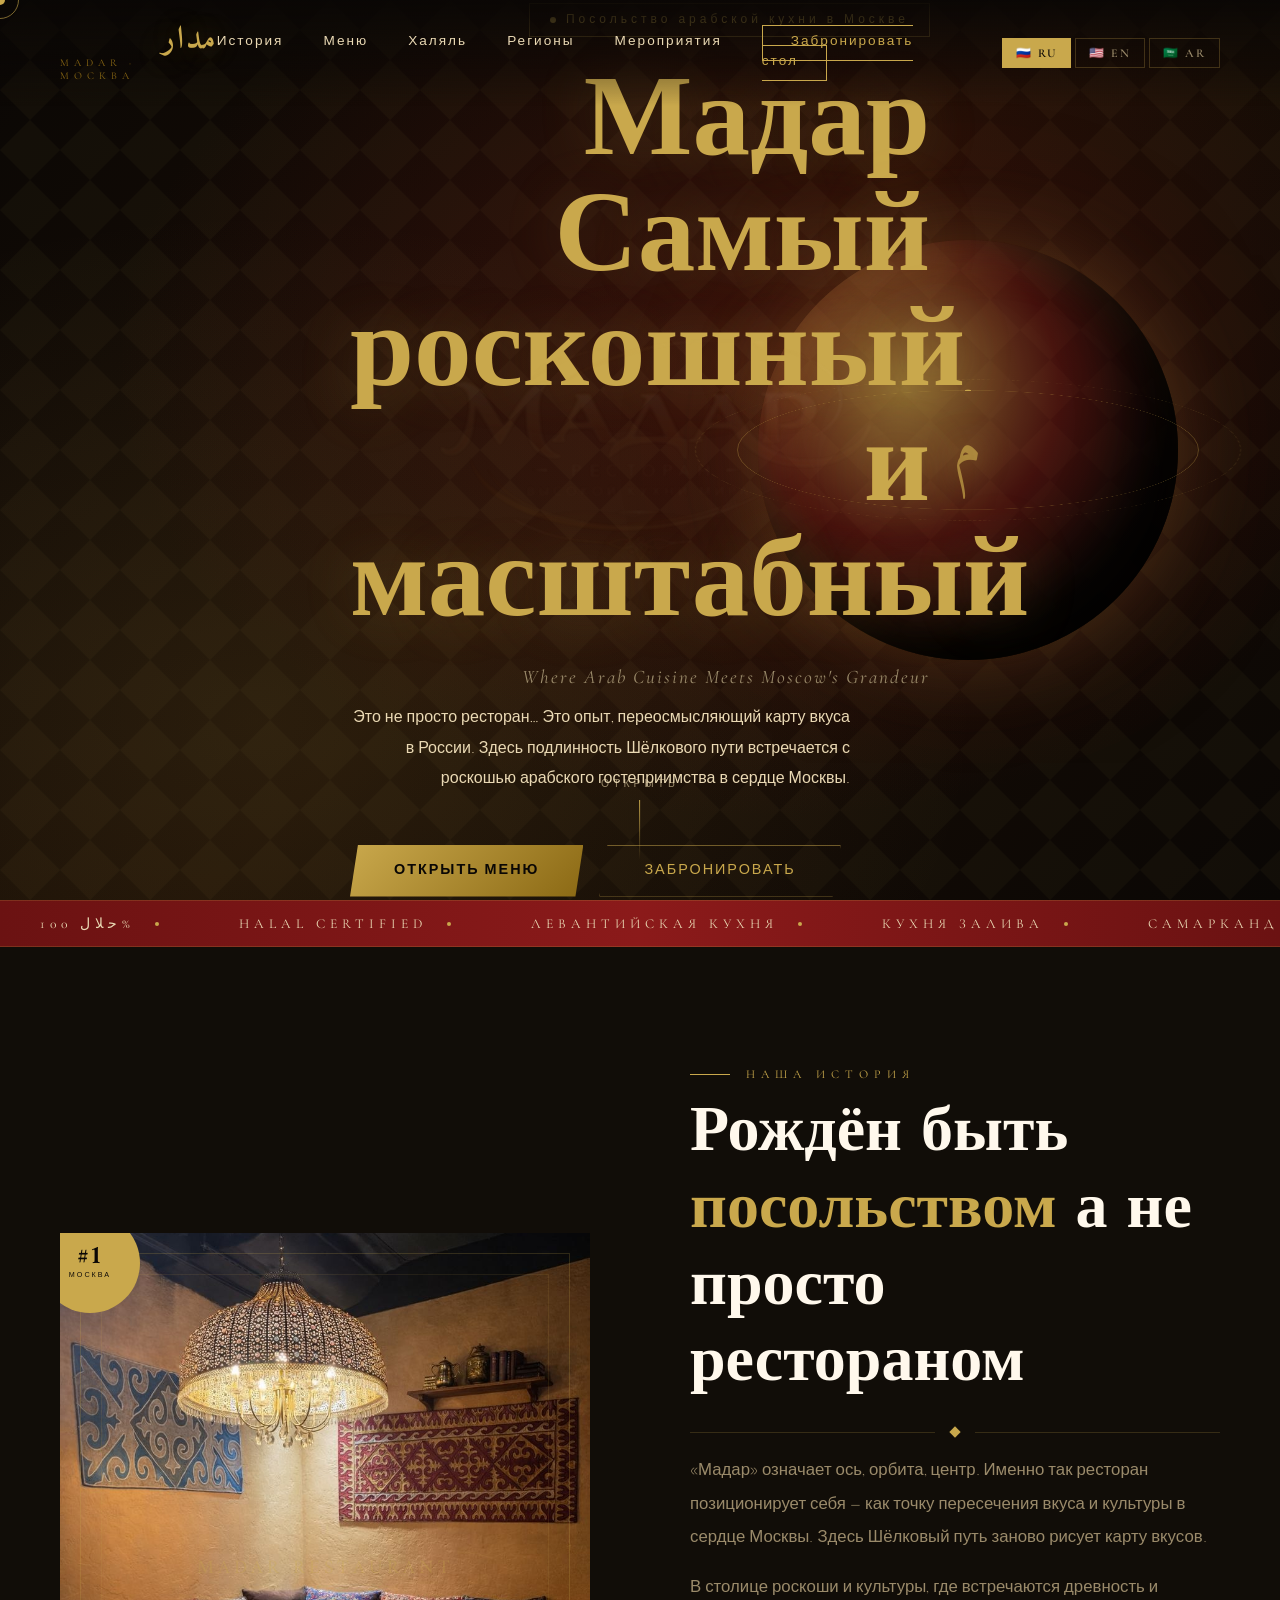
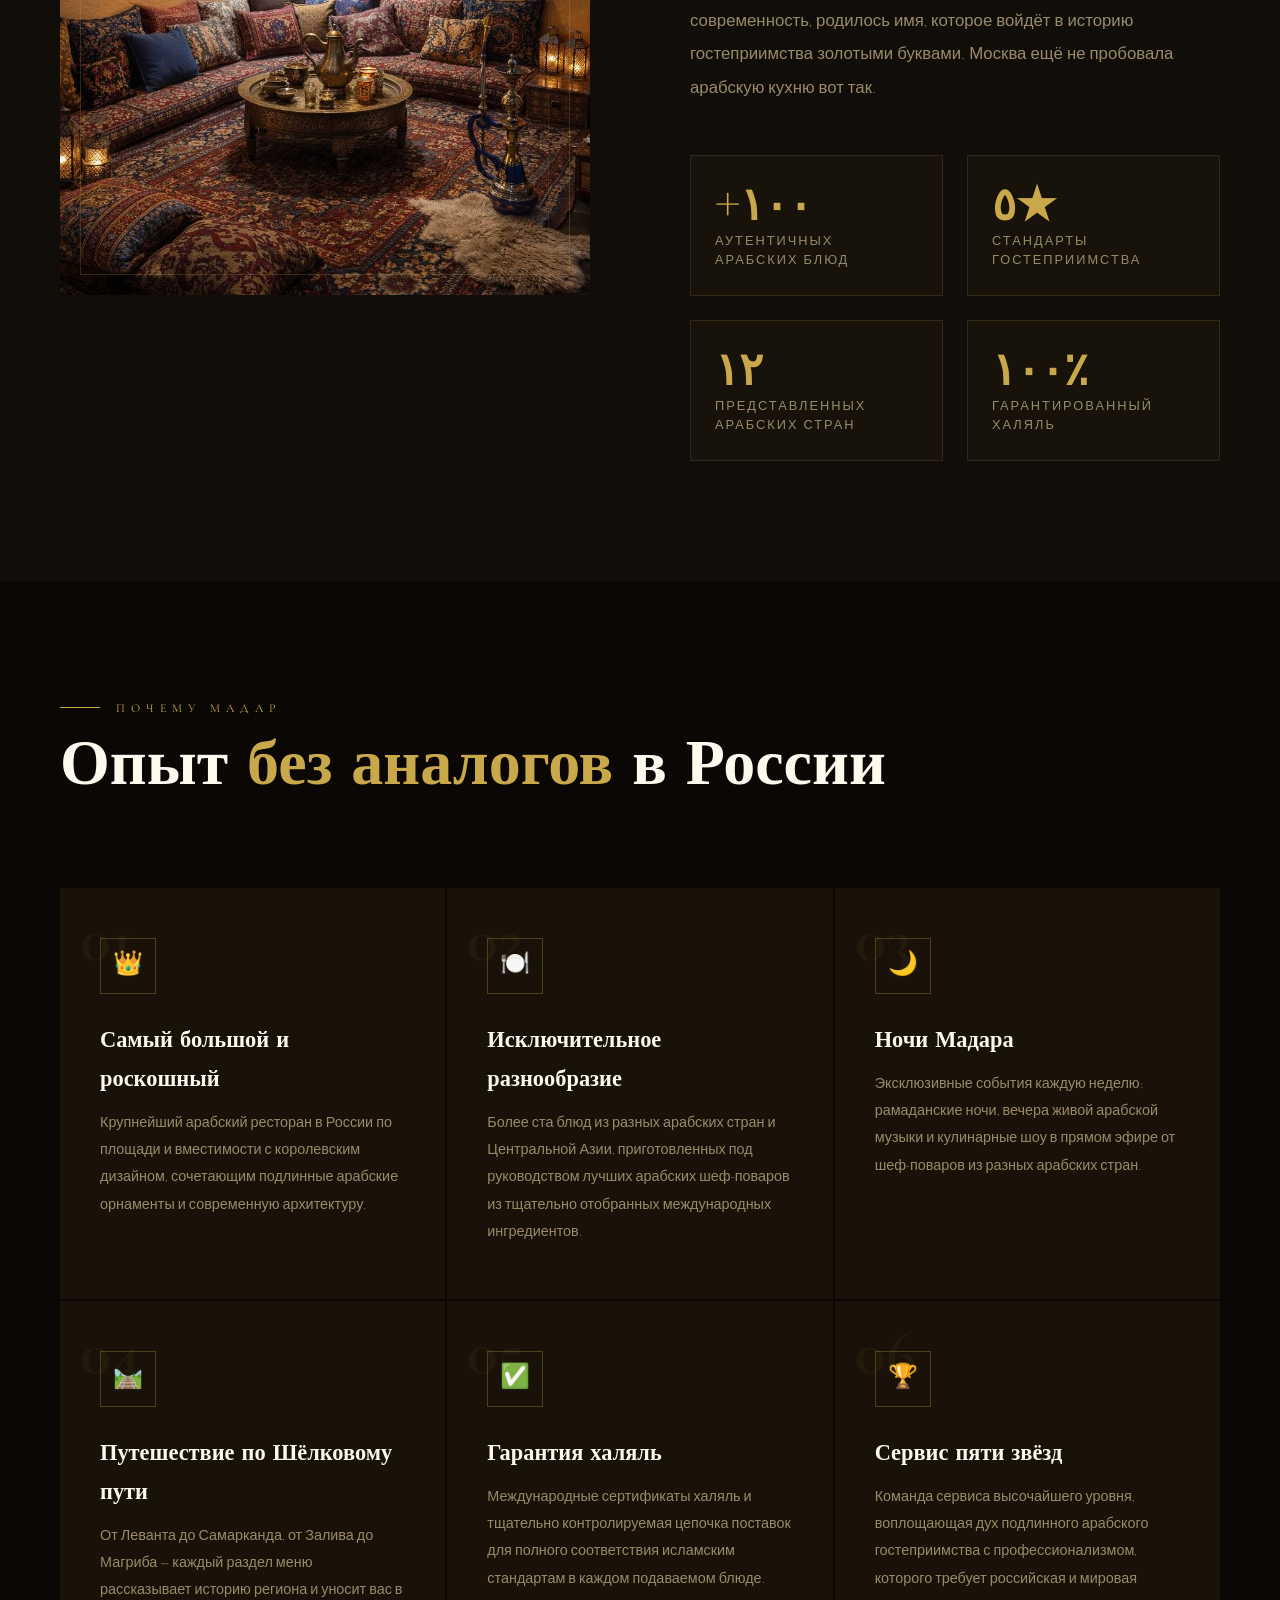
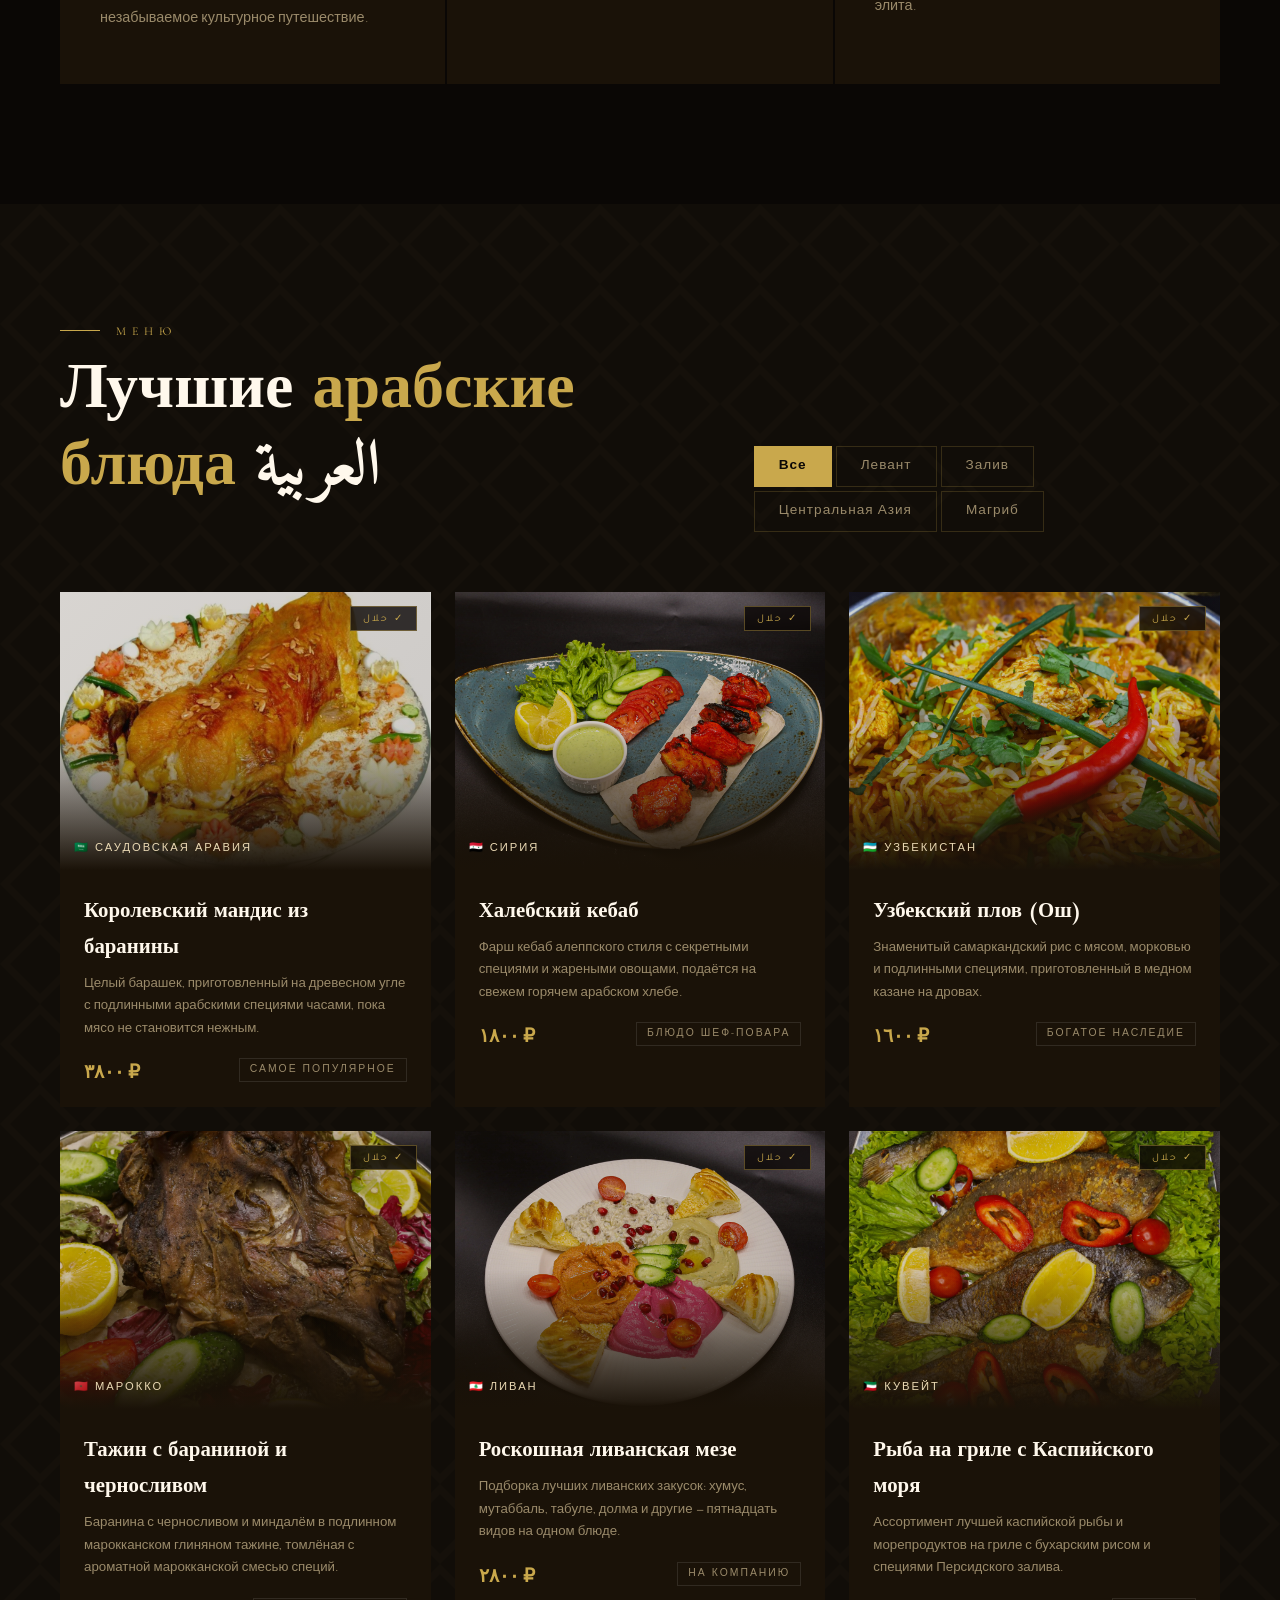
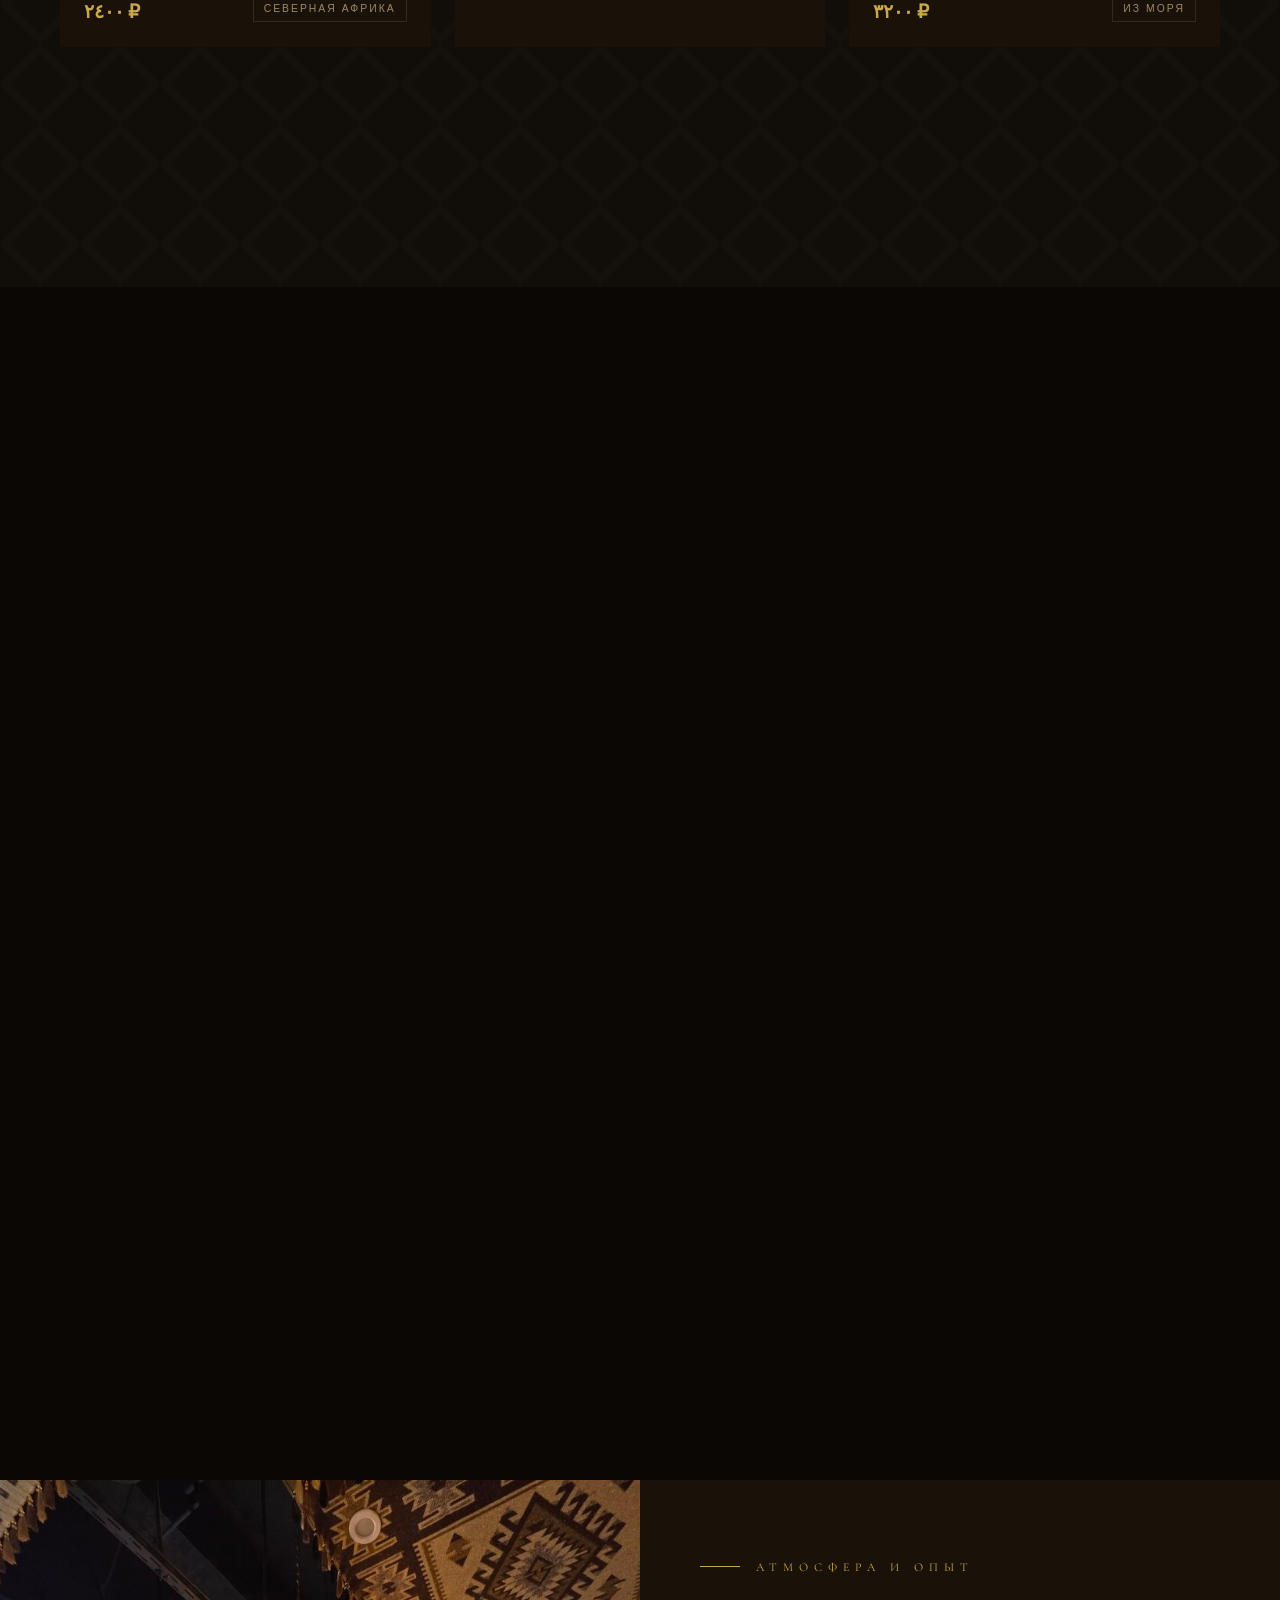
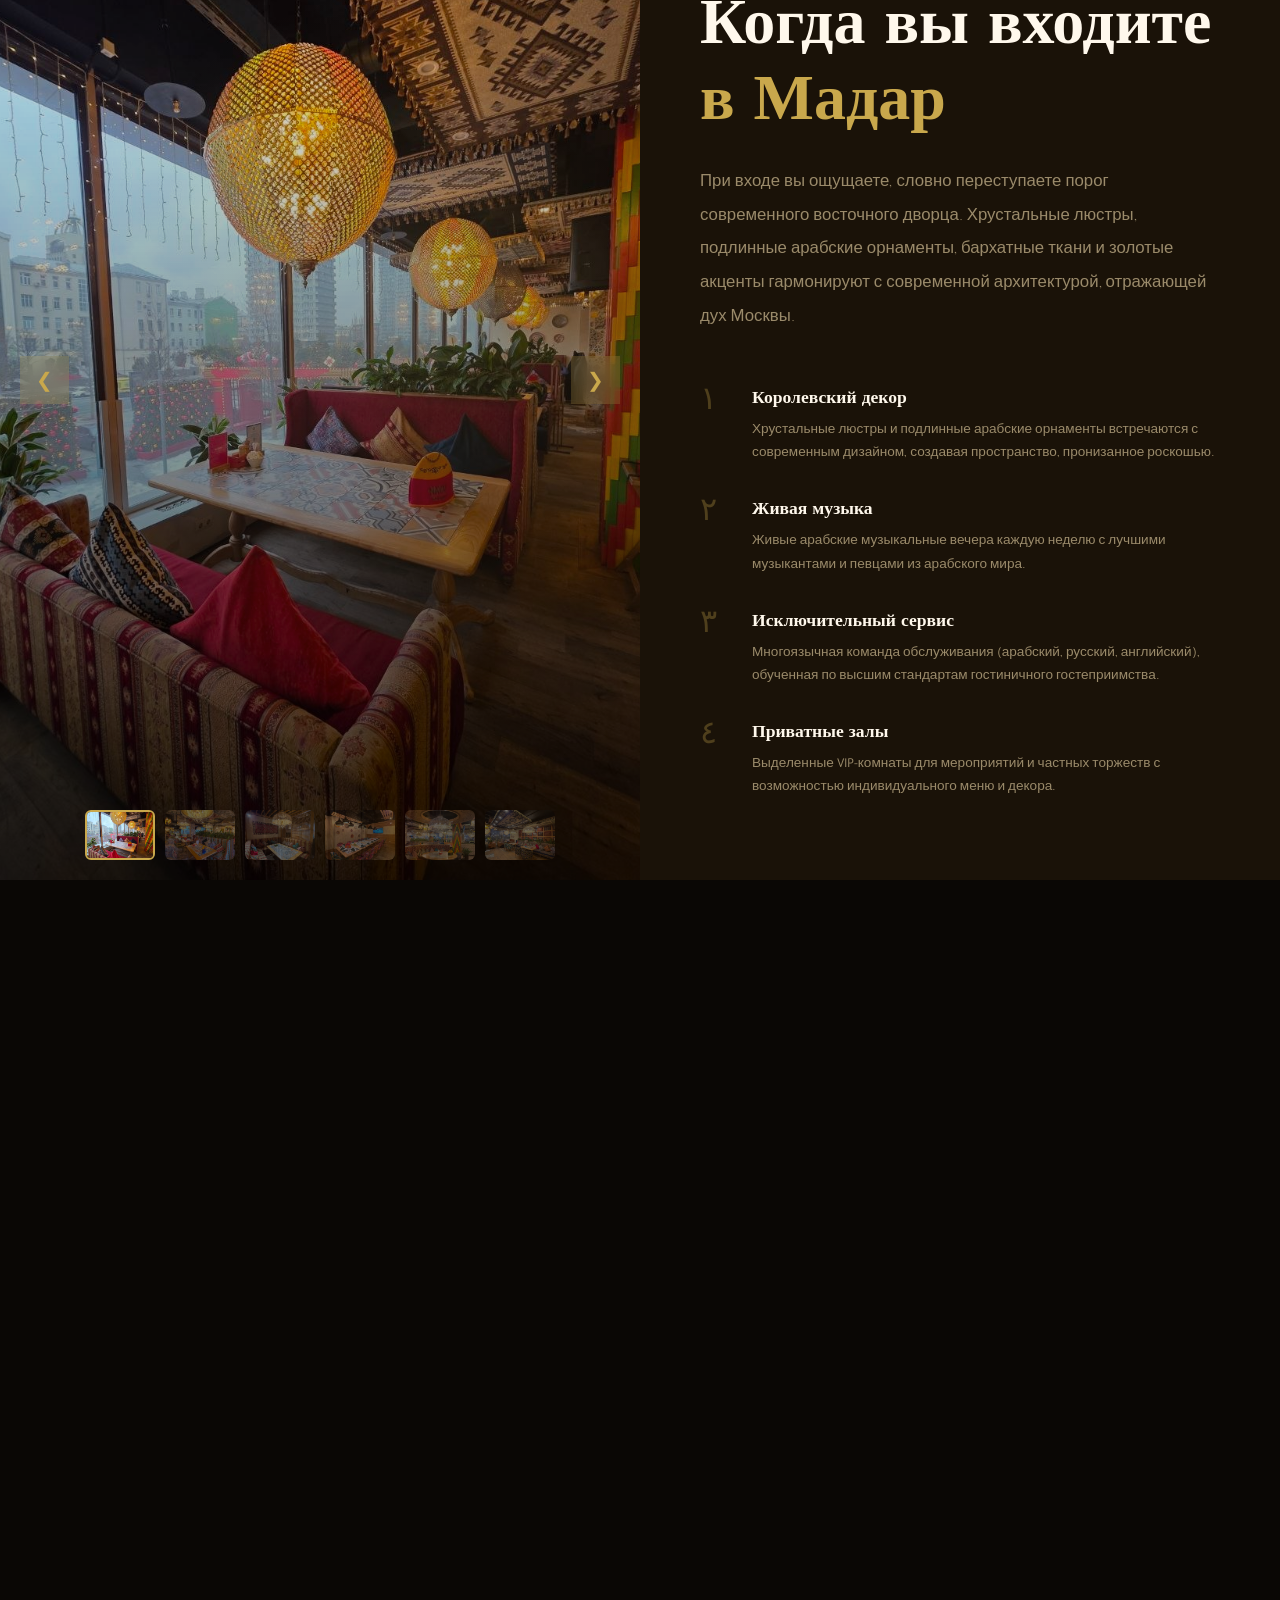
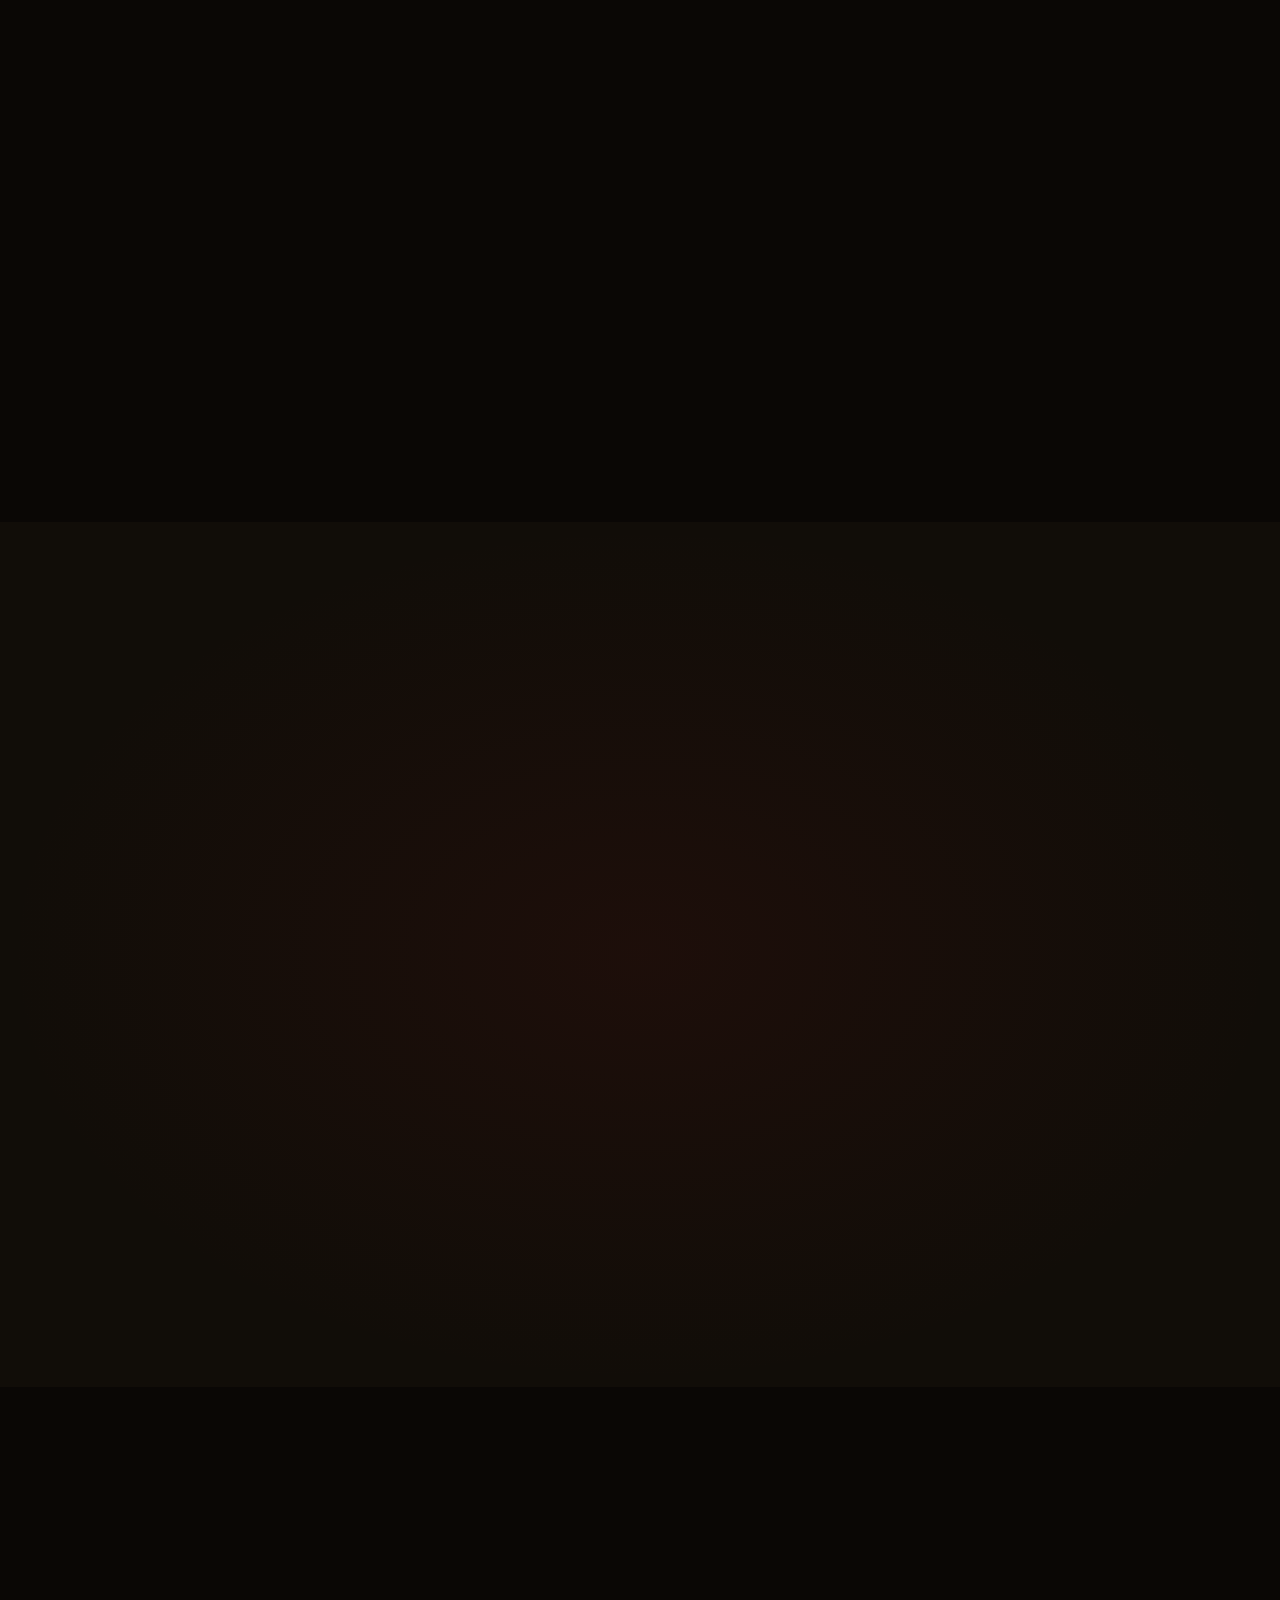
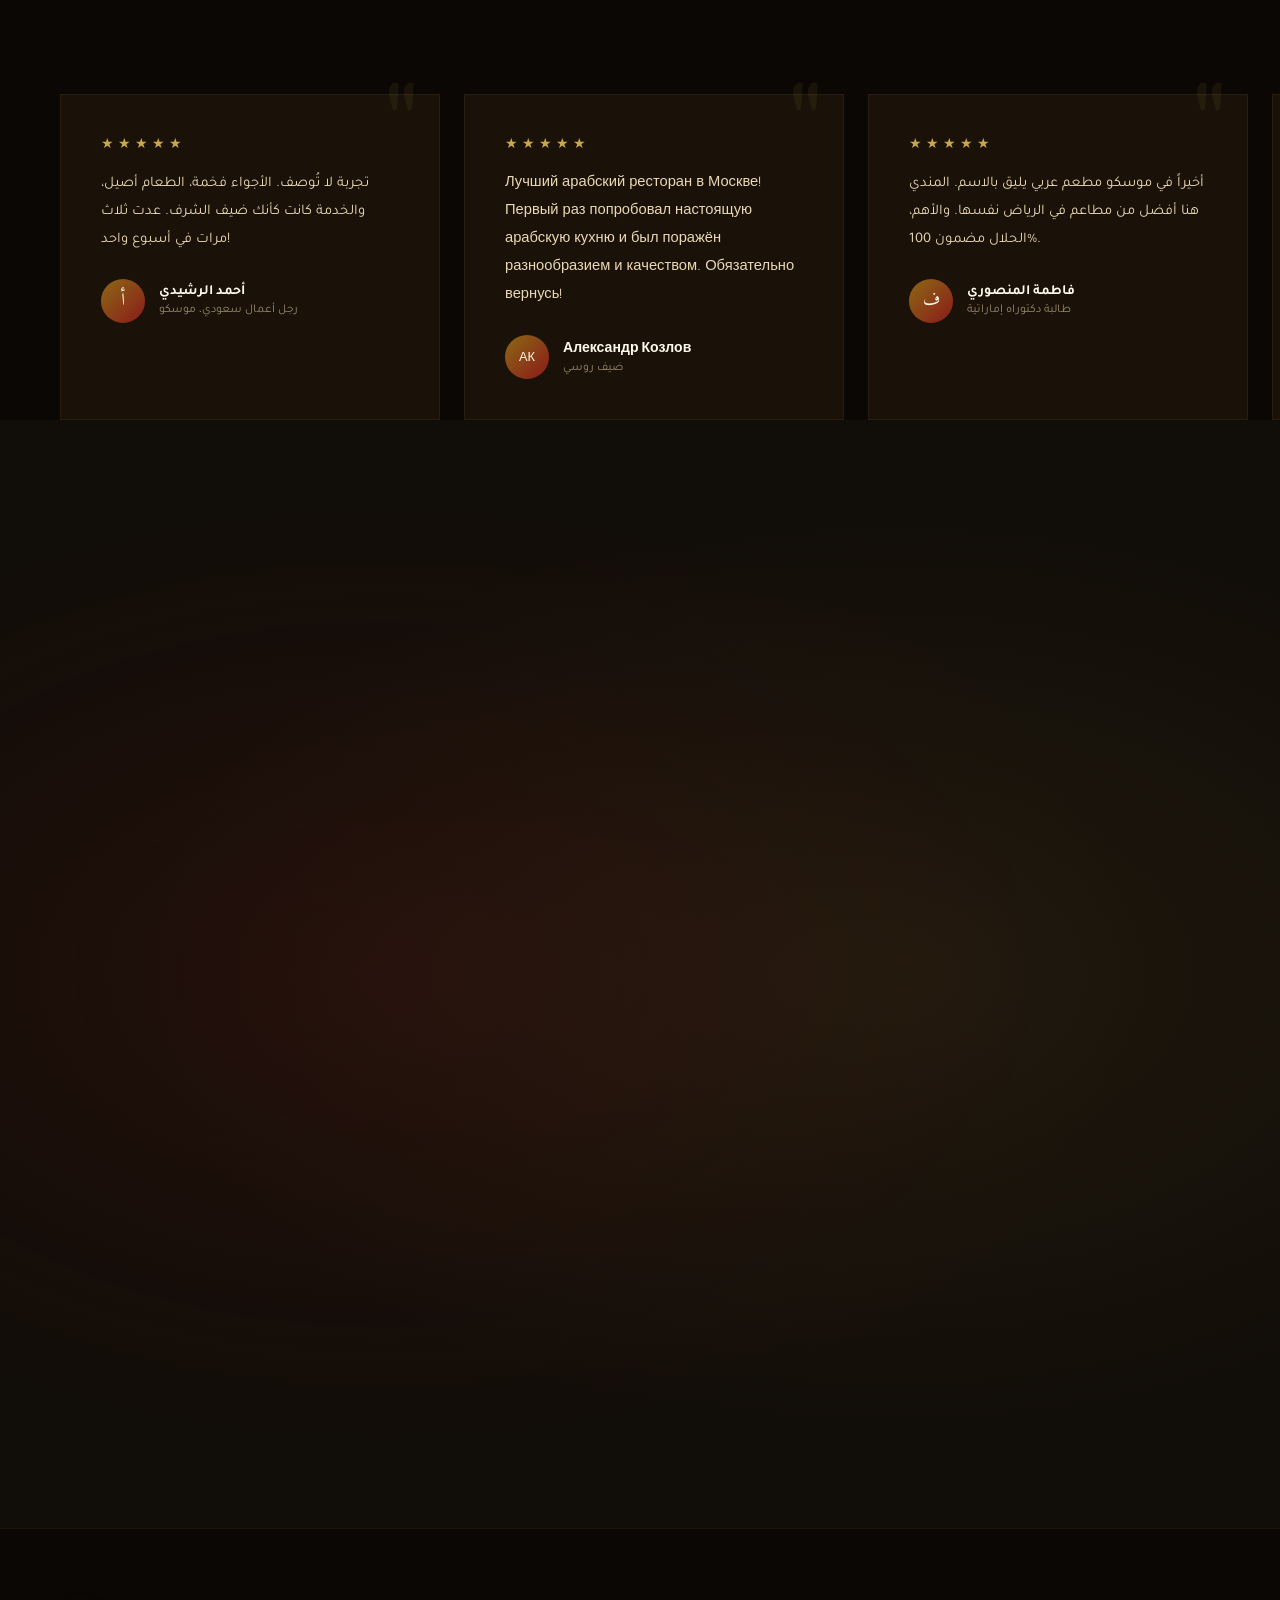
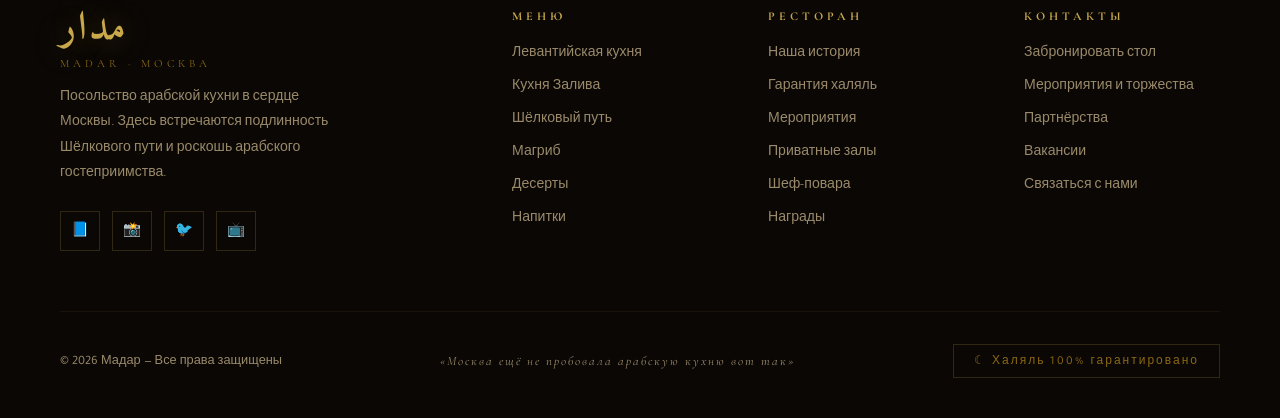
<file: index.html>
<!DOCTYPE html>
<html lang="ru" dir="rtl">

<head>
  <meta charset="UTF-8">
  <meta name="viewport" content="width=device-width, initial-scale=1.0">
  <title>مدار | سفارة المطبخ العربي في موسكو</title>
  <link rel="preconnect" href="https://fonts.googleapis.com">
  <link rel="preconnect" href="https://fonts.gstatic.com" crossorigin>
  <link
    href="https://fonts.googleapis.com/css2?family=Amiri:ital,wght@0,400;0,700;1,400&family=Playfair+Display:ital,wght@0,400;0,700;0,900;1,400&family=Tajawal:wght@200;300;400;500;700;900&family=Cormorant+Garamond:ital,wght@0,300;0,400;0,600;1,300;1,400&display=swap"
    rel="stylesheet">
  <style>
    :root {
      --gold: #C9A84C;
      --gold-light: #E8C97A;
      --gold-dark: #8B6914;
      --deep: #0A0705;
      --dark: #110D08;
      --dark2: #1A1208;
      --dark3: #231908;
      --cream: #F5EDD6;
      --cream2: #EAD9B4;
      --red: #8B1A1A;
      --red2: #6B1212;
      --white: #FFF8EC;
      --text-muted: #9A8A6A;
    }

    *,
    *::before,
    *::after {
      margin: 0;
      padding: 0;
      box-sizing: border-box;
    }

    html {
      scroll-behavior: smooth;
      overflow-x: hidden;
    }

    body {
      background: var(--deep);
      color: var(--cream);
      font-family: 'Tajawal', sans-serif;
      overflow-x: hidden;
      cursor: none;
    }

    /* Custom Cursor */
    .cursor {
      position: fixed;
      width: 10px;
      height: 10px;
      background: var(--gold);
      border-radius: 50%;
      pointer-events: none;
      z-index: 99999;
      transform: translate(-50%, -50%);
      transition: transform 0.1s, width 0.3s, height 0.3s, opacity 0.3s;
    }

    .cursor-ring {
      position: fixed;
      width: 38px;
      height: 38px;
      border: 1.5px solid var(--gold);
      border-radius: 50%;
      pointer-events: none;
      z-index: 99998;
      transform: translate(-50%, -50%);
      transition: transform 0.15s ease, width 0.3s, height 0.3s;
      opacity: 0.6;
    }

    body:hover .cursor {
      opacity: 1;
    }

    /* Scrollbar */
    ::-webkit-scrollbar {
      width: 4px;
    }

    ::-webkit-scrollbar-track {
      background: var(--deep);
    }

    ::-webkit-scrollbar-thumb {
      background: var(--gold-dark);
      border-radius: 2px;
    }

    /* ── NAV ── */
    nav {
      position: fixed;
      top: 0;
      left: 0;
      right: 0;
      z-index: 1000;
      padding: 24px 60px;
      display: flex;
      align-items: center;
      justify-content: space-between;
      background: linear-gradient(to bottom, rgba(10, 7, 5, 0.95), transparent);
      transition: all 0.5s;
    }

    nav.scrolled {
      padding: 16px 60px;
      background: rgba(10, 7, 5, 0.97);
      border-bottom: 1px solid rgba(201, 168, 76, 0.15);
      backdrop-filter: blur(20px);
    }

    .nav-logo {
      display: flex;
      flex-direction: column;
      align-items: flex-end;
    }

    .nav-logo-ar {
      font-family: 'Amiri', serif;
      font-size: 2rem;
      font-weight: 700;
      color: var(--gold);
      line-height: 1;
      letter-spacing: 2px;
      text-shadow: 0 0 30px rgba(201, 168, 76, 0.4);
    }

    .nav-logo-sub {
      font-family: 'Cormorant Garamond', serif;
      font-size: 0.65rem;
      letter-spacing: 5px;
      color: var(--gold-dark);
      text-transform: uppercase;
    }

    .nav-links {
      display: flex;
      gap: 40px;
      list-style: none;
    }

    .nav-links a {
      color: var(--cream2);
      text-decoration: none;
      font-size: 0.85rem;
      font-weight: 300;
      letter-spacing: 2px;
      position: relative;
      transition: color 0.3s;
    }

    .nav-links a::after {
      content: '';
      position: absolute;
      bottom: -4px;
      left: 0;
      right: 0;
      height: 1px;
      background: var(--gold);
      transform: scaleX(0);
      transition: transform 0.3s;
      transform-origin: right;
    }

    .nav-links a:hover {
      color: var(--gold);
    }

    .nav-links a:hover::after {
      transform: scaleX(1);
      transform-origin: left;
    }

    .nav-cta {
      border: 1px solid var(--gold);
      color: var(--gold) !important;
      padding: 10px 28px;
      border-radius: 0 !important;
      transition: all 0.3s !important;
    }

    .nav-cta:hover {
      background: var(--gold) !important;
      color: var(--deep) !important;
    }

    .nav-cta::after {
      display: none !important;
    }

    /* ── HERO ── */
    #hero {
      position: relative;
      height: 100vh;
      min-height: 700px;
      display: flex;
      align-items: center;
      justify-content: center;
      overflow: hidden;
    }

    .hero-bg {
      position: absolute;
      inset: 0;
      background: radial-gradient(ellipse at 60% 40%, rgba(139, 26, 26, 0.25) 0%, transparent 60%),
        radial-gradient(ellipse at 20% 80%, rgba(201, 168, 76, 0.1) 0%, transparent 50%),
        linear-gradient(135deg, #0A0705 0%, #1A0E05 50%, #0A0705 100%);
    }

    .hero-pattern {
      position: absolute;
      inset: 0;
      background-image: url("data:image/svg+xml,%3Csvg width='60' height='60' viewBox='0 0 60 60' xmlns='http://www.w3.org/2000/svg'%3E%3Cg fill='none' fill-rule='evenodd'%3E%3Cg fill='%23C9A84C' fill-opacity='0.04'%3E%3Cpath d='M30 0 L60 30 L30 60 L0 30Z'/%3E%3C/g%3E%3C/g%3E%3C/svg%3E");
      animation: patternDrift 30s linear infinite;
    }

    @keyframes patternDrift {
      from { background-position: 0 0; }
      to { background-position: 60px 60px; }
    }

    /* 3D Rotating Orb */
    .hero-orb {
      position: absolute;
      right: 8%;
      top: 50%;
      transform: translateY(-50%);
      width: 420px;
      height: 420px;
    }

    .orb-scene {
      width: 100%;
      height: 100%;
      perspective: 800px;
      animation: orbFloat 6s ease-in-out infinite;
    }

    @keyframes orbFloat {
      0%, 100% { transform: translateY(0) }
      50% { transform: translateY(-20px) }
    }

    .orb-sphere {
      width: 100%;
      height: 100%;
      border-radius: 50%;
      position: relative;
      background: radial-gradient(circle at 35% 35%, rgba(201, 168, 76, 0.6), rgba(139, 26, 26, 0.3) 40%, rgba(10, 7, 5, 0.9) 70%);
      box-shadow:
        inset -30px -30px 60px rgba(0, 0, 0, 0.8),
        inset 20px 20px 40px rgba(201, 168, 76, 0.15),
        0 0 80px rgba(201, 168, 76, 0.2),
        0 0 160px rgba(139, 26, 26, 0.15);
      animation: orbRotate 20s linear infinite;
      transform-style: preserve-3d;
    }

    @keyframes orbRotate {
      from { transform: rotateY(0deg) rotateX(10deg) }
      to { transform: rotateY(360deg) rotateX(10deg) }
    }

    .orb-ring {
      position: absolute;
      top: 50%;
      left: 50%;
      width: 110%;
      height: 110%;
      transform: translate(-50%, -50%) rotateX(75deg);
      border-radius: 50%;
      border: 1px solid rgba(201, 168, 76, 0.3);
      animation: orbRotate 15s linear infinite reverse;
    }

    .orb-ring2 {
      position: absolute;
      top: 50%;
      left: 50%;
      width: 130%;
      height: 130%;
      transform: translate(-50%, -50%) rotateX(75deg) rotateZ(45deg);
      border-radius: 50%;
      border: 1px dashed rgba(201, 168, 76, 0.15);
      animation: orbRotate 25s linear infinite;
    }

    .orb-text {
      position: absolute;
      inset: 0;
      display: flex;
      align-items: center;
      justify-content: center;
      font-family: 'Amiri', serif;
      font-size: 4rem;
      color: rgba(201, 168, 76, 0.7);
      text-shadow: 0 0 30px rgba(201, 168, 76, 0.5);
    }

    .hero-content {
      position: relative;
      z-index: 10;
      max-width: 700px;
      padding: 0 60px;
      text-align: right;
    }

    .hero-badge {
      display: inline-flex;
      align-items: center;
      gap: 10px;
      border: 1px solid rgba(201, 168, 76, 0.4);
      padding: 8px 20px;
      margin-bottom: 32px;
      font-size: 0.75rem;
      letter-spacing: 4px;
      color: var(--gold);
      animation: fadeInDown 1s 0.3s both;
    }

    .hero-badge::before {
      content: '';
      width: 6px;
      height: 6px;
      background: var(--gold);
      border-radius: 50%;
      animation: pulse 2s infinite;
    }

    @keyframes pulse {
      0%, 100% { opacity: 1; transform: scale(1) }
      50% { opacity: 0.5; transform: scale(1.5) }
    }

    .hero-title {
      font-family: 'Amiri', serif;
      font-size: clamp(4rem, 9vw, 7.5rem);
      font-weight: 700;
      line-height: 1;
      color: var(--white);
      text-shadow: 0 0 60px rgba(201, 168, 76, 0.2);
      animation: fadeInUp 1s 0.5s both;
    }

    .hero-title span {
      color: var(--gold);
      display: block;
    }

    .hero-subtitle {
      font-family: 'Cormorant Garamond', serif;
      font-size: 1.2rem;
      font-style: italic;
      color: var(--text-muted);
      margin: 20px 0 16px;
      letter-spacing: 2px;
      animation: fadeInUp 1s 0.7s both;
    }

    .hero-desc {
      font-size: 1rem;
      font-weight: 300;
      line-height: 1.9;
      color: var(--cream2);
      max-width: 500px;
      margin-right: auto;
      animation: fadeInUp 1s 0.9s both;
    }

    .hero-actions {
      display: flex;
      gap: 16px;
      margin-top: 48px;
      animation: fadeInUp 1s 1.1s both;
    }

    .btn-gold {
      padding: 16px 44px;
      background: linear-gradient(135deg, var(--gold), var(--gold-dark));
      color: var(--deep);
      font-weight: 700;
      font-size: 0.9rem;
      letter-spacing: 2px;
      text-transform: uppercase;
      text-decoration: none;
      border: none;
      cursor: none;
      position: relative;
      overflow: hidden;
      transition: all 0.3s;
      clip-path: polygon(8px 0%, 100% 0%, calc(100% - 8px) 100%, 0% 100%);
    }

    .btn-gold::before {
      content: '';
      position: absolute;
      top: 0;
      left: -100%;
      width: 100%;
      height: 100%;
      background: linear-gradient(90deg, transparent, rgba(255, 255, 255, 0.2), transparent);
      transition: left 0.4s;
    }

    .btn-gold:hover::before { left: 100%; }

    .btn-gold:hover {
      transform: translateY(-2px);
      box-shadow: 0 10px 30px rgba(201, 168, 76, 0.3);
    }

    .btn-outline {
      padding: 15px 44px;
      border: 1px solid rgba(201, 168, 76, 0.5);
      color: var(--gold);
      font-size: 0.9rem;
      letter-spacing: 2px;
      text-transform: uppercase;
      text-decoration: none;
      cursor: none;
      transition: all 0.3s;
      clip-path: polygon(8px 0%, 100% 0%, calc(100% - 8px) 100%, 0% 100%);
    }

    .btn-outline:hover {
      background: rgba(201, 168, 76, 0.1);
      border-color: var(--gold);
      transform: translateY(-2px);
    }

    .hero-scroll {
      position: absolute;
      bottom: 40px;
      left: 50%;
      transform: translateX(-50%);
      display: flex;
      flex-direction: column;
      align-items: center;
      gap: 8px;
      animation: fadeIn 1s 1.5s both;
    }

    .hero-scroll span {
      font-size: 0.65rem;
      letter-spacing: 4px;
      color: var(--text-muted);
      text-transform: uppercase;
    }

    .scroll-line {
      width: 1px;
      height: 60px;
      background: linear-gradient(to bottom, var(--gold), transparent);
      animation: scrollPulse 2s ease-in-out infinite;
    }

    @keyframes scrollPulse {
      0%, 100% { height: 60px; opacity: 1 }
      50% { height: 30px; opacity: 0.4 }
    }

    @keyframes fadeInDown {
      from { opacity: 0; transform: translateY(-20px) }
      to { opacity: 1; transform: translateY(0) }
    }

    @keyframes fadeInUp {
      from { opacity: 0; transform: translateY(30px) }
      to { opacity: 1; transform: translateY(0) }
    }

    @keyframes fadeIn {
      from { opacity: 0 }
      to { opacity: 1 }
    }

    /* ── MARQUEE ── */
    .marquee-wrap {
      background: linear-gradient(90deg, var(--red2), var(--red), var(--red2));
      padding: 14px 0;
      overflow: hidden;
      border-top: 1px solid rgba(201, 168, 76, 0.2);
      border-bottom: 1px solid rgba(201, 168, 76, 0.2);
    }

    .marquee-track {
      display: flex;
      gap: 0;
      animation: marquee 30s linear infinite;
      white-space: nowrap;
    }

    @keyframes marquee {
      from { transform: translateX(0) }
      to { transform: translateX(-50%) }
    }

    .marquee-item {
      font-family: 'Cormorant Garamond', serif;
      font-size: 0.85rem;
      letter-spacing: 5px;
      text-transform: uppercase;
      color: var(--cream2);
      padding: 0 40px;
      display: flex;
      align-items: center;
      gap: 20px;
    }

    .marquee-dot {
      width: 4px;
      height: 4px;
      background: var(--gold);
      border-radius: 50%;
    }

    /* ── SECTION BASE ── */
    section {
      padding: 120px 60px;
      position: relative;
    }

    .section-label {
      font-family: 'Cormorant Garamond', serif;
      font-size: 0.75rem;
      letter-spacing: 6px;
      text-transform: uppercase;
      color: var(--gold);
      margin-bottom: 16px;
      display: flex;
      align-items: center;
      gap: 16px;
    }

    .section-label::before {
      content: '';
      flex: 0 0 40px;
      height: 1px;
      background: var(--gold);
    }

    .section-title {
      font-family: 'Amiri', serif;
      font-size: clamp(2.5rem, 5vw, 4rem);
      font-weight: 700;
      line-height: 1.2;
      color: var(--white);
      margin-bottom: 24px;
    }

    .section-title em {
      color: var(--gold);
      font-style: normal;
    }

    .section-body {
      font-size: 1.05rem;
      font-weight: 300;
      line-height: 2;
      color: var(--text-muted);
      max-width: 580px;
    }

    /* Reveal animations */
    .reveal {
      opacity: 0;
      transform: translateY(40px);
      transition: opacity 0.8s, transform 0.8s;
    }

    .reveal.visible {
      opacity: 1;
      transform: translateY(0);
    }

    .reveal-left {
      opacity: 0;
      transform: translateX(-40px);
      transition: opacity 0.8s, transform 0.8s;
    }

    .reveal-left.visible {
      opacity: 1;
      transform: translateX(0);
    }

    .reveal-right {
      opacity: 0;
      transform: translateX(40px);
      transition: opacity 0.8s, transform 0.8s;
    }

    .reveal-right.visible {
      opacity: 1;
      transform: translateX(0);
    }

    /* ── ABOUT / STORY ── */
    #about {
      background: var(--dark);
      overflow: hidden;
    }

    .about-grid {
      display: grid;
      grid-template-columns: 1fr 1fr;
      gap: 100px;
      align-items: center;
      max-width: 1200px;
      margin: 0 auto;
    }

    .about-visual {
      position: relative;
    }

    .about-img-frame {
      position: relative;
      aspect-ratio: 4/5;
      background: linear-gradient(135deg, var(--dark3), var(--dark2));
      overflow: hidden;
    }

    .about-img-inner {
      position: absolute;
      inset: 0;
      background:
        radial-gradient(ellipse at 30% 30%, rgba(201, 168, 76, 0.15) 0%, transparent 60%),
        radial-gradient(ellipse at 70% 70%, rgba(139, 26, 26, 0.2) 0%, transparent 50%);
    }

    .about-geo {
      position: absolute;
      inset: 20px;
      border: 1px solid rgba(201, 168, 76, 0.2);
    }

    .about-geo::before {
      content: '';
      position: absolute;
      top: 20px;
      left: 20px;
      right: 20px;
      bottom: 20px;
      border: 1px solid rgba(201, 168, 76, 0.1);
    }

    .about-arabic-text {
      position: absolute;
      bottom: 40px;
      right: 40px;
      left: 40px;
      font-family: 'Amiri', serif;
      font-size: 5rem;
      color: rgba(201, 168, 76, 0.08);
      line-height: 1;
      text-align: center;
      user-select: none;
    }

    .about-badge {
      position: absolute;
      top: -20px;
      left: -20px;
      width: 100px;
      height: 100px;
      background: var(--gold);
      border-radius: 50%;
      display: flex;
      flex-direction: column;
      align-items: center;
      justify-content: center;
      animation: badgeSpin 10s linear infinite;
    }

    @keyframes badgeSpin {
      from { transform: rotate(0) }
      to { transform: rotate(360deg) }
    }

    .about-badge-inner {
      display: flex;
      flex-direction: column;
      align-items: center;
      animation: badgeSpin 10s linear infinite reverse;
    }

    .about-badge span:first-child {
      font-family: 'Amiri', serif;
      font-size: 1.6rem;
      font-weight: 700;
      color: var(--deep);
      line-height: 1;
    }

    .about-badge span:last-child {
      font-size: 0.45rem;
      letter-spacing: 2px;
      color: var(--dark);
      text-transform: uppercase;
    }

    .about-corner {
      position: absolute;
      bottom: -20px;
      right: -20px;
      width: 140px;
      height: 3px;
      background: var(--gold);
    }

    .about-corner::before {
      content: '';
      position: absolute;
      bottom: 0;
      right: 0;
      width: 3px;
      height: 80px;
      background: var(--gold);
    }

    .about-stats {
      display: grid;
      grid-template-columns: 1fr 1fr;
      gap: 24px;
      margin-top: 48px;
    }

    .stat-box {
      padding: 24px;
      border: 1px solid rgba(201, 168, 76, 0.15);
      background: rgba(201, 168, 76, 0.03);
      position: relative;
      overflow: hidden;
      transition: border-color 0.3s, background 0.3s;
    }

    .stat-box:hover {
      border-color: rgba(201, 168, 76, 0.4);
      background: rgba(201, 168, 76, 0.07);
    }

    .stat-num {
      font-family: 'Playfair Display', serif;
      font-size: 2.8rem;
      font-weight: 900;
      color: var(--gold);
      line-height: 1;
    }

    .stat-label {
      font-size: 0.8rem;
      letter-spacing: 2px;
      color: var(--text-muted);
      text-transform: uppercase;
      margin-top: 8px;
    }

    /* ── FEATURES ── */
    #features {
      background: var(--deep);
    }

    .features-grid {
      display: grid;
      grid-template-columns: repeat(3, 1fr);
      gap: 2px;
      margin-top: 80px;
      max-width: 1200px;
      margin-left: auto;
      margin-right: auto;
    }

    .feature-card {
      position: relative;
      padding: 50px 40px;
      background: var(--dark2);
      overflow: hidden;
      cursor: none;
      transition: background 0.4s;
    }

    .feature-card:hover { background: var(--dark3); }

    .feature-card::before {
      content: '';
      position: absolute;
      bottom: 0;
      left: 0;
      right: 0;
      height: 2px;
      background: linear-gradient(90deg, transparent, var(--gold), transparent);
      transform: scaleX(0);
      transition: transform 0.4s;
    }

    .feature-card:hover::before { transform: scaleX(1); }

    .feature-icon {
      width: 56px;
      height: 56px;
      border: 1px solid rgba(201, 168, 76, 0.3);
      display: flex;
      align-items: center;
      justify-content: center;
      font-size: 1.5rem;
      margin-bottom: 28px;
      transition: border-color 0.3s, background 0.3s;
    }

    .feature-card:hover .feature-icon {
      border-color: var(--gold);
      background: rgba(201, 168, 76, 0.1);
    }

    .feature-title {
      font-family: 'Amiri', serif;
      font-size: 1.4rem;
      color: var(--white);
      margin-bottom: 12px;
      font-weight: 700;
    }

    .feature-text {
      font-size: 0.9rem;
      line-height: 1.9;
      color: var(--text-muted);
      font-weight: 300;
    }

    .feature-num {
      position: absolute;
      top: 20px;
      left: 20px;
      font-family: 'Cormorant Garamond', serif;
      font-size: 4rem;
      color: rgba(201, 168, 76, 0.05);
      font-weight: 700;
      line-height: 1;
      user-select: none;
    }

    /* ── MENU ── */
    #menu {
      background: var(--dark);
      position: relative;
    }

    #menu::before {
      content: '';
      position: absolute;
      top: 0;
      left: 0;
      right: 0;
      bottom: 0;
      background-image: url("data:image/svg+xml,%3Csvg width='80' height='80' viewBox='0 0 80 80' xmlns='http://www.w3.org/2000/svg'%3E%3Cg fill='none' fill-rule='evenodd'%3E%3Cg fill='%23C9A84C' fill-opacity='0.02'%3E%3Cpath d='M40 0 L80 40 L40 80 L0 40Z M40 10 L70 40 L40 70 L10 40Z'/%3E%3C/g%3E%3C/g%3E%3C/svg%3E");
    }

    .menu-header {
      max-width: 1200px;
      margin: 0 auto 60px;
      display: flex;
      justify-content: space-between;
      align-items: flex-end;
    }

    .menu-tabs {
      display: flex;
      gap: 4px;
      flex-wrap: wrap;
    }

    .menu-tab {
      padding: 10px 24px;
      background: none;
      border: 1px solid rgba(201, 168, 76, 0.2);
      color: var(--text-muted);
      cursor: none;
      font-family: 'Tajawal', sans-serif;
      font-size: 0.85rem;
      letter-spacing: 1px;
      transition: all 0.3s;
    }

    .menu-tab.active,
    .menu-tab:hover {
      background: var(--gold);
      color: var(--deep);
      border-color: var(--gold);
      font-weight: 700;
    }

    .menu-grid {
      display: grid;
      grid-template-columns: repeat(3, 1fr);
      gap: 24px;
      max-width: 1200px;
      margin: 0 auto;
    }

    .dish-card {
      background: var(--dark2);
      position: relative;
      overflow: hidden;
      cursor: none;
      transition: transform 0.4s;
    }

    .dish-card:hover { transform: translateY(-6px); }

    .dish-img {
      aspect-ratio: 4/3;
      position: relative;
      overflow: hidden;
    }

    .dish-img-bg {
      position: absolute;
      inset: 0;
      display: flex;
      align-items: center;
      justify-content: center;
      font-size: 5rem;
      transition: transform 0.5s;
    }

    .dish-card:hover .dish-img-bg { transform: scale(1.1); }

    .dish-img-overlay {
      position: absolute;
      inset: 0;
      background: linear-gradient(to bottom, transparent 50%, var(--dark2));
    }

    .dish-halal {
      position: absolute;
      top: 14px;
      right: 14px;
      background: rgba(10, 7, 5, 0.8);
      border: 1px solid rgba(201, 168, 76, 0.4);
      padding: 4px 12px;
      font-size: 0.65rem;
      letter-spacing: 2px;
      color: var(--gold);
      text-transform: uppercase;
      backdrop-filter: blur(10px);
    }

    .dish-country {
      position: absolute;
      bottom: 14px;
      left: 14px;
      font-size: 0.7rem;
      letter-spacing: 2px;
      color: var(--cream2);
      text-transform: uppercase;
    }

    .dish-body { padding: 24px; }

    .dish-name {
      font-family: 'Amiri', serif;
      font-size: 1.3rem;
      font-weight: 700;
      color: var(--white);
      margin-bottom: 8px;
    }

    .dish-desc {
      font-size: 0.83rem;
      color: var(--text-muted);
      line-height: 1.7;
      margin-bottom: 16px;
    }

    .dish-footer {
      display: flex;
      align-items: center;
      justify-content: space-between;
    }

    .dish-price {
      font-family: 'Playfair Display', serif;
      font-size: 1.2rem;
      color: var(--gold);
      font-weight: 700;
    }

    .dish-tag {
      font-size: 0.65rem;
      letter-spacing: 2px;
      color: var(--text-muted);
      text-transform: uppercase;
      border: 1px solid rgba(255, 255, 255, 0.1);
      padding: 4px 10px;
    }

    /* ── HALAL SECTION ── */
    #halal {
      background: var(--deep);
      position: relative;
      overflow: hidden;
    }

    .halal-inner {
      max-width: 1200px;
      margin: 0 auto;
      display: grid;
      grid-template-columns: 1fr 1fr;
      gap: 80px;
      align-items: center;
    }

    .halal-seal {
      display: flex;
      justify-content: center;
      align-items: center;
      position: relative;
    }

    .seal-outer {
      width: 320px;
      height: 320px;
      border-radius: 50%;
      border: 2px solid rgba(201, 168, 76, 0.3);
      display: flex;
      align-items: center;
      justify-content: center;
      position: relative;
      animation: sealGlow 4s ease-in-out infinite;
    }

    @keyframes sealGlow {
      0%, 100% { box-shadow: 0 0 40px rgba(201, 168, 76, 0.1), 0 0 80px rgba(201, 168, 76, 0.05); }
      50% { box-shadow: 0 0 60px rgba(201, 168, 76, 0.25), 0 0 120px rgba(201, 168, 76, 0.1); }
    }

    .seal-inner {
      width: 260px;
      height: 260px;
      border-radius: 50%;
      border: 1px solid rgba(201, 168, 76, 0.2);
      display: flex;
      flex-direction: column;
      align-items: center;
      justify-content: center;
      background: radial-gradient(circle at 40% 40%, rgba(201, 168, 76, 0.08), transparent 60%);
      gap: 8px;
    }

    .seal-ar {
      font-family: 'Amiri', serif;
      font-size: 2.5rem;
      font-weight: 700;
      color: var(--gold);
      line-height: 1;
    }

    .seal-divider {
      width: 60px;
      height: 1px;
      background: rgba(201, 168, 76, 0.4);
    }

    .seal-en {
      font-family: 'Cormorant Garamond', serif;
      font-size: 1rem;
      letter-spacing: 4px;
      color: var(--text-muted);
      text-transform: uppercase;
    }

    .seal-badge {
      font-family: 'Tajawal', sans-serif;
      font-size: 0.65rem;
      letter-spacing: 3px;
      color: var(--gold-dark);
      background: rgba(201, 168, 76, 0.1);
      padding: 4px 16px;
      border: 1px solid rgba(201, 168, 76, 0.2);
      text-transform: uppercase;
    }

    .seal-orbit {
      position: absolute;
      inset: -10px;
      border-radius: 50%;
      border: 1px dashed rgba(201, 168, 76, 0.15);
      animation: orbRotate 20s linear infinite;
    }

    .seal-orbit-dot {
      position: absolute;
      top: -4px;
      left: 50%;
      transform: translateX(-50%);
      width: 8px;
      height: 8px;
      background: var(--gold);
      border-radius: 50%;
    }

    .halal-promises {
      display: flex;
      flex-direction: column;
      gap: 24px;
    }

    .promise-item {
      display: flex;
      gap: 20px;
      align-items: flex-start;
      padding: 24px;
      border: 1px solid rgba(201, 168, 76, 0.1);
      background: rgba(201, 168, 76, 0.02);
      transition: all 0.3s;
    }

    .promise-item:hover {
      border-color: rgba(201, 168, 76, 0.3);
      background: rgba(201, 168, 76, 0.05);
    }

    .promise-icon {
      font-size: 1.8rem;
      flex-shrink: 0;
    }

    .promise-title {
      font-family: 'Amiri', serif;
      font-size: 1.1rem;
      color: var(--white);
      margin-bottom: 6px;
    }

    .promise-text {
      font-size: 0.85rem;
      color: var(--text-muted);
      line-height: 1.7;
    }

    /* ── EXPERIENCE / ATMOSPHERE ── */
    #experience {
      background: var(--dark);
      padding: 0;
      position: relative;
      overflow: hidden;
    }

    .exp-grid {
      display: grid;
      grid-template-columns: 1fr 1fr;
      min-height: 700px;
    }

    .exp-visual {
      background: linear-gradient(135deg, var(--dark3) 0%, var(--dark2) 100%);
      position: relative;
      overflow: hidden;
      display: flex;
      align-items: center;
      justify-content: center;
    }

    .exp-3d-room {
      position: relative;
      width: 300px;
      height: 300px;
      transform-style: preserve-3d;
      animation: roomRotate 15s ease-in-out infinite;
    }

    @keyframes roomRotate {
      0%, 100% { transform: rotateX(5deg) rotateY(-10deg) }
      50% { transform: rotateX(-5deg) rotateY(10deg) }
    }

    .room-floor {
      position: absolute;
      bottom: -20px;
      left: 0;
      right: 0;
      height: 80px;
      background: linear-gradient(to bottom, rgba(201, 168, 76, 0.05), transparent);
      transform: rotateX(60deg);
      transform-origin: bottom;
      border-top: 1px solid rgba(201, 168, 76, 0.2);
    }

    .room-arch {
      position: absolute;
      top: 0;
      left: 50%;
      transform: translateX(-50%);
      width: 180px;
      height: 220px;
      border: 2px solid rgba(201, 168, 76, 0.3);
      border-bottom: none;
      border-radius: 90px 90px 0 0;
    }

    .room-arch::before {
      content: '';
      position: absolute;
      inset: 12px;
      border: 1px solid rgba(201, 168, 76, 0.15);
      border-bottom: none;
      border-radius: 80px 80px 0 0;
    }

    .room-chandelier {
      position: absolute;
      top: -20px;
      left: 50%;
      transform: translateX(-50%);
      display: flex;
      flex-direction: column;
      align-items: center;
    }

    .chandelier-stem {
      width: 2px;
      height: 60px;
      background: rgba(201, 168, 76, 0.4);
    }

    .chandelier-body {
      width: 60px;
      height: 40px;
      background: radial-gradient(ellipse, rgba(201, 168, 76, 0.3), transparent);
      border-radius: 50%;
      box-shadow: 0 0 30px rgba(201, 168, 76, 0.3);
      animation: chandelierGlow 3s ease-in-out infinite;
    }

    @keyframes chandelierGlow {
      0%, 100% { box-shadow: 0 0 30px rgba(201, 168, 76, 0.3) }
      50% { box-shadow: 0 0 60px rgba(201, 168, 76, 0.5) }
    }

    .room-table {
      position: absolute;
      bottom: 20px;
      left: 50%;
      transform: translateX(-50%);
      width: 120px;
      height: 60px;
      background: linear-gradient(to bottom, rgba(139, 26, 26, 0.3), rgba(201, 168, 76, 0.1));
      border: 1px solid rgba(201, 168, 76, 0.2);
      display: flex;
      align-items: center;
      justify-content: center;
    }

    .room-table::before {
      content: '🕯️';
      font-size: 1.2rem;
    }

    .room-pattern {
      position: absolute;
      inset: 0;
      background: repeating-linear-gradient(45deg, transparent, transparent 20px,
          rgba(201, 168, 76, 0.02) 20px, rgba(201, 168, 76, 0.02) 21px);
    }

    .exp-content {
      padding: 80px 60px;
      display: flex;
      flex-direction: column;
      justify-content: center;
      background: var(--dark2);
    }

    .exp-list {
      list-style: none;
      display: flex;
      flex-direction: column;
      gap: 28px;
      margin-top: 48px;
    }

    .exp-list li {
      display: flex;
      gap: 20px;
      align-items: flex-start;
      position: relative;
    }

    .exp-list-num {
      font-family: 'Cormorant Garamond', serif;
      font-size: 2rem;
      color: rgba(201, 168, 76, 0.3);
      line-height: 1;
      flex-shrink: 0;
      width: 32px;
    }

    .exp-list-text strong {
      display: block;
      font-family: 'Amiri', serif;
      font-size: 1.1rem;
      color: var(--white);
      margin-bottom: 6px;
    }

    .exp-list-text span {
      font-size: 0.85rem;
      color: var(--text-muted);
      line-height: 1.7;
    }

    /* ── SILK ROAD / REGIONS ── */
    #regions {
      background: var(--deep);
      position: relative;
      overflow: hidden;
    }

    .regions-header {
      text-align: center;
      max-width: 700px;
      margin: 0 auto 80px;
    }

    .regions-header .section-label {
      justify-content: center;
    }

    .regions-header .section-label::before {
      display: none;
    }

    .regions-grid {
      display: grid;
      grid-template-columns: repeat(4, 1fr);
      gap: 2px;
      max-width: 1200px;
      margin: 0 auto;
    }

    .region-card {
      position: relative;
      padding: 48px 32px;
      background: var(--dark2);
      overflow: hidden;
      cursor: none;
      transition: background 0.3s;
      text-align: center;
    }

    .region-card:hover { background: var(--dark3); }

    .region-card::after {
      content: '';
      position: absolute;
      inset: 0;
      background: linear-gradient(to bottom, transparent, rgba(201, 168, 76, 0.05));
      opacity: 0;
      transition: opacity 0.3s;
    }

    .region-card:hover::after { opacity: 1; }

    .region-icon {
      font-size: 2.5rem;
      margin-bottom: 20px;
      display: block;
    }

    .region-name {
      font-family: 'Amiri', serif;
      font-size: 1.3rem;
      font-weight: 700;
      color: var(--white);
      margin-bottom: 8px;
    }

    .region-en {
      font-family: 'Cormorant Garamond', serif;
      font-size: 0.75rem;
      letter-spacing: 3px;
      color: var(--gold-dark);
      text-transform: uppercase;
      margin-bottom: 16px;
    }

    .region-text {
      font-size: 0.82rem;
      color: var(--text-muted);
      line-height: 1.7;
    }

    .region-flag {
      position: absolute;
      top: 16px;
      right: 16px;
      font-size: 1.2rem;
      opacity: 0.5;
      transition: opacity 0.3s;
    }

    .region-card:hover .region-flag { opacity: 1; }

    /* ── NIGHTS / EVENTS ── */
    #events {
      background: var(--dark);
      position: relative;
      overflow: hidden;
    }

    .events-bg {
      position: absolute;
      inset: 0;
      background: radial-gradient(ellipse at 50% 50%, rgba(139, 26, 26, 0.1), transparent 70%);
    }

    .events-grid {
      display: grid;
      grid-template-columns: repeat(3, 1fr);
      gap: 24px;
      max-width: 1200px;
      margin: 80px auto 0;
    }

    .event-card {
      position: relative;
      overflow: hidden;
      background: var(--dark2);
      cursor: none;
      transition: transform 0.4s;
    }

    .event-card:hover { transform: translateY(-8px); }

    .event-top {
      padding: 40px;
      background: linear-gradient(135deg, var(--dark3), var(--dark2));
      position: relative;
      overflow: hidden;
      min-height: 200px;
      display: flex;
      flex-direction: column;
      justify-content: flex-end;
    }

    .event-icon {
      position: absolute;
      top: 30px;
      right: 30px;
      font-size: 4rem;
      opacity: 0.2;
      transition: opacity 0.3s, transform 0.3s;
    }

    .event-card:hover .event-icon {
      opacity: 0.4;
      transform: scale(1.1) rotate(5deg);
    }

    .event-date {
      font-family: 'Cormorant Garamond', serif;
      font-size: 0.75rem;
      letter-spacing: 4px;
      color: var(--gold);
      text-transform: uppercase;
      margin-bottom: 8px;
    }

    .event-name {
      font-family: 'Amiri', serif;
      font-size: 1.5rem;
      font-weight: 700;
      color: var(--white);
    }

    .event-body { padding: 28px 40px 40px; }

    .event-desc {
      font-size: 0.88rem;
      color: var(--text-muted);
      line-height: 1.8;
      margin-bottom: 24px;
    }

    .event-link {
      display: inline-flex;
      align-items: center;
      gap: 10px;
      color: var(--gold);
      font-size: 0.8rem;
      letter-spacing: 2px;
      text-transform: uppercase;
      text-decoration: none;
      cursor: none;
      transition: gap 0.3s;
    }

    .event-link:hover { gap: 16px; }
    .event-link::after { content: '←'; }

    /* ── TESTIMONIALS ── */
    #testimonials {
      background: var(--deep);
      overflow: hidden;
    }

    .testimonials-wrap {
      max-width: 1200px;
      margin: 80px auto 0;
      position: relative;
    }

    .testimonials-track {
      display: flex;
      gap: 24px;
      animation: testimonialsScroll 40s linear infinite;
    }

    @keyframes testimonialsScroll {
      from { transform: translateX(0); }
      to { transform: translateX(-50%); }
    }

    .testimonials-track:hover { animation-play-state: paused; }

    .testimonial-card {
      flex-shrink: 0;
      width: 380px;
      padding: 40px;
      background: var(--dark2);
      border: 1px solid rgba(201, 168, 76, 0.08);
      position: relative;
    }

    .testimonial-card::before {
      content: '"';
      font-family: 'Amiri', serif;
      font-size: 8rem;
      color: rgba(201, 168, 76, 0.08);
      position: absolute;
      top: -20px;
      right: 20px;
      line-height: 1;
    }

    .testimonial-stars {
      color: var(--gold);
      font-size: 0.9rem;
      margin-bottom: 16px;
      letter-spacing: 4px;
    }

    .testimonial-text {
      font-size: 0.92rem;
      line-height: 1.9;
      color: var(--cream2);
      margin-bottom: 24px;
      position: relative;
      z-index: 1;
    }

    .testimonial-author {
      display: flex;
      align-items: center;
      gap: 14px;
    }

    .testimonial-avatar {
      width: 44px;
      height: 44px;
      border-radius: 50%;
      background: linear-gradient(135deg, var(--gold-dark), var(--red));
      display: flex;
      align-items: center;
      justify-content: center;
      font-family: 'Amiri', serif;
      font-size: 1.1rem;
      color: var(--white);
    }

    .testimonial-name {
      font-size: 0.88rem;
      font-weight: 700;
      color: var(--white);
    }

    .testimonial-role {
      font-size: 0.75rem;
      color: var(--text-muted);
      margin-top: 2px;
    }

    /* ── RESERVATION ── */
    #reservation {
      background: var(--dark);
      position: relative;
      overflow: hidden;
    }

    #reservation::before {
      content: '';
      position: absolute;
      inset: 0;
      background: radial-gradient(ellipse at 30% 50%, rgba(139, 26, 26, 0.15), transparent 60%),
        radial-gradient(ellipse at 70% 50%, rgba(201, 168, 76, 0.08), transparent 60%);
    }

    .reservation-inner {
      max-width: 1200px;
      margin: 0 auto;
      display: grid;
      grid-template-columns: 1fr 1fr;
      gap: 80px;
      align-items: center;
      position: relative;
    }

    .reservation-info {
      display: flex;
      flex-direction: column;
      gap: 32px;
    }

    .contact-item {
      display: flex;
      gap: 20px;
      align-items: flex-start;
    }

    .contact-icon {
      width: 48px;
      height: 48px;
      flex-shrink: 0;
      border: 1px solid rgba(201, 168, 76, 0.3);
      display: flex;
      align-items: center;
      justify-content: center;
      font-size: 1.1rem;
    }

    .contact-label {
      font-size: 0.7rem;
      letter-spacing: 3px;
      color: var(--gold-dark);
      text-transform: uppercase;
      margin-bottom: 6px;
    }

    .contact-value {
      font-size: 1.05rem;
      color: var(--white);
      font-weight: 500;
    }

    .contact-sub {
      font-size: 0.82rem;
      color: var(--text-muted);
      margin-top: 2px;
    }

    .reservation-form {
      background: rgba(255, 255, 255, 0.02);
      border: 1px solid rgba(201, 168, 76, 0.1);
      padding: 48px;
    }

    .form-title {
      font-family: 'Amiri', serif;
      font-size: 1.8rem;
      color: var(--white);
      margin-bottom: 32px;
      font-weight: 700;
    }

    .form-row {
      display: grid;
      grid-template-columns: 1fr 1fr;
      gap: 16px;
      margin-bottom: 16px;
    }

    .form-group {
      display: flex;
      flex-direction: column;
      gap: 8px;
      margin-bottom: 16px;
    }

    .form-group label {
      font-size: 0.72rem;
      letter-spacing: 2px;
      color: var(--gold-dark);
      text-transform: uppercase;
    }

    .form-group input,
    .form-group select,
    .form-group textarea {
      background: rgba(255, 255, 255, 0.03);
      border: 1px solid rgba(201, 168, 76, 0.15);
      color: var(--cream);
      padding: 14px 18px;
      font-family: 'Tajawal', sans-serif;
      font-size: 0.9rem;
      outline: none;
      transition: border-color 0.3s, background 0.3s;
      cursor: none;
      appearance: none;
    }

    .form-group input:focus,
    .form-group select:focus,
    .form-group textarea:focus {
      border-color: rgba(201, 168, 76, 0.5);
      background: rgba(201, 168, 76, 0.03);
    }

    .form-group select option { background: var(--dark2); }

    .form-group textarea {
      resize: vertical;
      min-height: 100px;
    }

    .form-submit {
      width: 100%;
      padding: 18px;
      background: linear-gradient(135deg, var(--gold), var(--gold-dark));
      color: var(--deep);
      font-family: 'Tajawal', sans-serif;
      font-size: 0.95rem;
      font-weight: 700;
      letter-spacing: 3px;
      border: none;
      cursor: none;
      text-transform: uppercase;
      transition: all 0.3s;
      clip-path: polygon(10px 0%, 100% 0%, calc(100% - 10px) 100%, 0% 100%);
    }

    .form-submit:hover {
      transform: translateY(-2px);
      box-shadow: 0 10px 30px rgba(201, 168, 76, 0.3);
    }

    /* ── FOOTER ── */
    footer {
      background: var(--deep);
      border-top: 1px solid rgba(201, 168, 76, 0.1);
      padding: 80px 60px 40px;
    }

    .footer-top {
      display: grid;
      grid-template-columns: 2fr 1fr 1fr 1fr;
      gap: 60px;
      max-width: 1200px;
      margin: 0 auto 60px;
    }

    .footer-brand .nav-logo-ar {
      font-size: 2.5rem;
      display: block;
      margin-bottom: 8px;
    }

    .footer-brand p {
      font-size: 0.88rem;
      color: var(--text-muted);
      line-height: 1.8;
      margin-top: 16px;
      max-width: 280px;
    }

    .footer-col h4 {
      font-family: 'Cormorant Garamond', serif;
      font-size: 0.75rem;
      letter-spacing: 4px;
      color: var(--gold);
      text-transform: uppercase;
      margin-bottom: 20px;
    }

    .footer-col ul {
      list-style: none;
      display: flex;
      flex-direction: column;
      gap: 12px;
    }

    .footer-col ul a {
      color: var(--text-muted);
      text-decoration: none;
      font-size: 0.88rem;
      transition: color 0.3s;
      cursor: none;
    }

    .footer-col ul a:hover { color: var(--cream); }

    .footer-socials {
      display: flex;
      gap: 12px;
      margin-top: 24px;
    }

    .social-btn {
      width: 40px;
      height: 40px;
      border: 1px solid rgba(201, 168, 76, 0.2);
      display: flex;
      align-items: center;
      justify-content: center;
      color: var(--text-muted);
      text-decoration: none;
      font-size: 0.9rem;
      transition: all 0.3s;
      cursor: none;
    }

    .social-btn:hover {
      border-color: var(--gold);
      color: var(--gold);
      background: rgba(201, 168, 76, 0.08);
    }

    .footer-bottom {
      max-width: 1200px;
      margin: 0 auto;
      padding-top: 32px;
      border-top: 1px solid rgba(201, 168, 76, 0.08);
      display: flex;
      justify-content: space-between;
      align-items: center;
    }

    .footer-copy {
      font-size: 0.8rem;
      color: var(--text-muted);
    }

    .footer-halal-badge {
      display: flex;
      align-items: center;
      gap: 10px;
      font-size: 0.75rem;
      letter-spacing: 2px;
      color: var(--gold-dark);
      border: 1px solid rgba(201, 168, 76, 0.2);
      padding: 8px 20px;
    }

    /* ── LOADING ── */
    #loader {
      position: fixed;
      inset: 0;
      background: var(--deep);
      z-index: 99999;
      display: flex;
      flex-direction: column;
      align-items: center;
      justify-content: center;
      transition: opacity 0.8s, visibility 0.8s;
    }

    #loader.hidden {
      opacity: 0;
      visibility: hidden;
    }

    .loader-logo {
      font-family: 'Amiri', serif;
      font-size: 5rem;
      font-weight: 700;
      color: var(--gold);
      line-height: 1;
      animation: loaderPulse 1.5s ease-in-out infinite;
    }

    @keyframes loaderPulse {
      0%, 100% { opacity: 0.4; transform: scale(0.95) }
      50% { opacity: 1; transform: scale(1) }
    }

    .loader-line {
      width: 200px;
      height: 2px;
      background: rgba(201, 168, 76, 0.2);
      margin-top: 24px;
      position: relative;
      overflow: hidden;
    }

    .loader-progress {
      position: absolute;
      top: 0;
      left: 0;
      height: 100%;
      background: var(--gold);
      animation: loaderFill 2s ease-out forwards;
    }

    @keyframes loaderFill {
      from { width: 0 }
      to { width: 100% }
    }

    .loader-text {
      font-family: 'Cormorant Garamond', serif;
      font-size: 0.75rem;
      letter-spacing: 5px;
      color: var(--text-muted);
      text-transform: uppercase;
      margin-top: 16px;
    }

    /* ── FLOATING BACK TO TOP ── */
    .back-top {
      position: fixed;
      bottom: 40px;
      left: 40px;
      z-index: 500;
      width: 50px;
      height: 50px;
      background: var(--gold);
      color: var(--deep);
      display: flex;
      align-items: center;
      justify-content: center;
      font-size: 1.2rem;
      cursor: none;
      opacity: 0;
      transform: translateY(20px);
      transition: all 0.3s;
      clip-path: polygon(4px 0%, 100% 0%, calc(100% - 4px) 100%, 0% 100%);
    }

    .back-top.visible {
      opacity: 1;
      transform: translateY(0);
    }

    .back-top:hover { background: var(--gold-light); }

    /* Divider */
    .divider {
      width: 80px;
      height: 1px;
      background: rgba(201, 168, 76, 0.3);
      margin: 24px 0;
    }

    .divider-center { margin: 24px auto; }

    /* Golden line ornament */
    .ornament {
      display: flex;
      align-items: center;
      gap: 16px;
      margin-bottom: 20px;
    }

    .ornament-line {
      flex: 1;
      height: 1px;
      background: rgba(201, 168, 76, 0.2);
    }

    .ornament-diamond {
      width: 8px;
      height: 8px;
      background: var(--gold);
      transform: rotate(45deg);
    }

    /* Responsive */
    @media (max-width: 1024px) {
      nav { padding: 20px 30px; }
      section { padding: 80px 30px; }
      .about-grid, .halal-inner, .reservation-inner { grid-template-columns: 1fr; gap: 48px; }
      .features-grid, .regions-grid { grid-template-columns: 1fr 1fr; }
      .menu-grid, .events-grid { grid-template-columns: 1fr 1fr; }
      .hero-orb { display: none; }
      .hero-content { padding: 0 30px; }
      .exp-grid { grid-template-columns: 1fr; }
      .footer-top { grid-template-columns: 1fr 1fr; gap: 40px; }
      .form-row { grid-template-columns: 1fr; }
    }

    @media (max-width: 768px) {
      .nav-links { display: none; }
      .features-grid, .regions-grid, .menu-grid, .events-grid { grid-template-columns: 1fr; }
      .hero-title { font-size: 3.5rem; }
      .hero-actions { flex-direction: column; }
      .footer-top { grid-template-columns: 1fr; }
    }

    .about-img-inner {
      background-image: url("/menu-photo/madar.webp");
      background-size: cover;
      background-position: center;
      background-repeat: no-repeat;
    }

    /* Cinema Slider */
    .cinema-slider {
      width: 100%;
      height: 100%;
      position: relative;
      overflow: hidden;
    }

    .slide {
      position: absolute;
      width: 100%;
      height: 100%;
      object-fit: cover;
      opacity: 0;
      transform: scale(1.2);
      transition: all 1.5s ease;
      filter: blur(4px) brightness(0.7);
    }

    .slide.active {
      opacity: 1;
      transform: scale(1);
      filter: blur(0px) brightness(1);
    }

    .cinema-overlay {
      position: absolute;
      inset: 0;
      background:
        linear-gradient(to top, rgba(0,0,0,0.7), transparent),
        radial-gradient(circle at 70% 50%, rgba(201,168,76,0.15), transparent 60%);
      pointer-events: none;
    }

    .arrow {
      position: absolute;
      top: 50%;
      transform: translateY(-50%);
      background: rgba(201,168,76,0.2);
      color: #c9a84c;
      border: none;
      padding: 12px 16px;
      font-size: 20px;
      cursor: pointer;
      z-index: 5;
      backdrop-filter: blur(10px);
    }

    .left { left: 20px; }
    .right { right: 20px; }

    .thumbs {
      position: absolute;
      bottom: 20px;
      left: 50%;
      transform: translateX(-50%);
      display: flex;
      gap: 10px;
      z-index: 5;
    }

    .thumb {
      width: 70px;
      height: 50px;
      object-fit: cover;
      opacity: 0.4;
      cursor: pointer;
      transition: 0.3s;
      border-radius: 6px;
    }

    .thumb.active, .thumb:hover {
      opacity: 1;
      border: 2px solid #c9a84c;
    }

    .hero-logo-overlay {
      position: absolute;
      inset: 0;
      display: flex;
      align-items: center;
      justify-content: center;
      pointer-events: none;
      z-index: 1;
    }

    .hero-logo-overlay img {
      width: 500px;
      opacity: 0.04;
      filter: blur(1px);
      transform: scale(1.2);
    }
  </style>
</head>

<body>

  <!-- Loader -->
  <div id="loader">
    <div class="loader-logo">مدار</div>
    <div class="loader-line">
      <div class="loader-progress"></div>
    </div>
    <div class="loader-text" data-i18n="loader_text">سفارة المطبخ العربي</div>
  </div>

  <!-- Custom Cursor -->
  <div class="cursor" id="cursor"></div>
  <div class="cursor-ring" id="cursorRing"></div>

  <!-- Back to top -->
  <div class="back-top" id="backTop" onclick="window.scrollTo({top:0,behavior:'smooth'})">↑</div>

  <!-- NAV -->
  <nav id="navbar">
    <div class="nav-logo">
      <span class="nav-logo-ar">مدار</span>
      <span class="nav-logo-sub" data-i18n="logo_sub">MADAR · MOSCOW</span>
    </div>
    <ul class="nav-links">
      <li><a href="#about" data-i18n="nav_story">قصتنا</a></li>
      <li><a href="#menu" data-i18n="nav_menu">القائمة</a></li>
      <li><a href="#halal" data-i18n="nav_halal">حلال</a></li>
      <li><a href="#regions" data-i18n="nav_regions">المناطق</a></li>
      <li><a href="#events" data-i18n="nav_events">الفعاليات</a></li>
      <li><a href="#reservation" class="nav-cta" data-i18n="nav_reserve">احجز طاولة</a></li>
    </ul>
    <!-- Language Switcher injected by i18n.js -->
  </nav>

  <!-- HERO -->
  <section id="hero">
    <div class="hero-bg"></div>
    <div class="hero-pattern"></div>

    <div class="hero-content">
      <div class="hero-badge reveal" data-i18n="hero_badge">سفارة المطبخ العربي في موسكو</div>
      <h1 class="hero-title">
        <span data-i18n="hero_title_main">مدار</span>
        <span data-i18n="hero_title_sub">الأفخم والأكبر</span>
      </h1>
      <p class="hero-subtitle" data-i18n="hero_subtitle">Where Arab Cuisine Meets Moscow's Grandeur</p>
      <p class="hero-desc" data-i18n="hero_desc">
        ليس مجرد مطعم… بل تجربة تعيد رسم خريطة الذوق في روسيا.
        حيث تلتقي أصالة طريق الحرير بفخامة الضيافة العربية في قلب موسكو.
      </p>
      <div class="hero-logo-overlay">
        <img src="/place-photo/logo.png" alt="logo">
      </div>
      <div class="hero-actions">
        <a href="#menu" class="btn-gold" data-i18n="hero_btn_menu">اكتشف القائمة</a>
        <a href="#reservation" class="btn-outline" data-i18n="hero_btn_reserve">احجز تجربتك</a>
      </div>
    </div>

    <div class="hero-orb">
      <div class="orb-scene">
        <div style="position:relative;width:100%;height:100%">
          <div class="orb-sphere">
            <div class="orb-text">م</div>
          </div>
          <div class="orb-ring">
            <div class="seal-orbit-dot"
              style="background:var(--gold);width:6px;height:6px;border-radius:50%;position:absolute;top:-3px;left:50%;transform:translateX(-50%)">
            </div>
          </div>
          <div class="orb-ring2"></div>
        </div>
      </div>
    </div>

    <div class="hero-scroll">
      <span data-i18n="hero_scroll">اكتشف</span>
      <div class="scroll-line"></div>
    </div>
  </section>

  <!-- MARQUEE -->
  <div class="marquee-wrap">
    <div class="marquee-track">
      <div class="marquee-item"><span data-i18n="marquee_halal_ar">حلال 100%</span><div class="marquee-dot"></div></div>
      <div class="marquee-item"><span data-i18n="marquee_halal_en">HALAL CERTIFIED</span><div class="marquee-dot"></div></div>
      <div class="marquee-item"><span data-i18n="marquee_shami">مطبخ شامي</span><div class="marquee-dot"></div></div>
      <div class="marquee-item"><span data-i18n="marquee_gulf">مطبخ خليجي</span><div class="marquee-dot"></div></div>
      <div class="marquee-item"><span data-i18n="marquee_samarkand">سمرقند وبخارى</span><div class="marquee-dot"></div></div>
      <div class="marquee-item"><span data-i18n="marquee_maghrib">المغرب العربي</span><div class="marquee-dot"></div></div>
      <div class="marquee-item"><span data-i18n="marquee_silk">طريق الحرير</span><div class="marquee-dot"></div></div>
      <div class="marquee-item"><span data-i18n="marquee_silk_en">SILK ROAD</span><div class="marquee-dot"></div></div>
      <div class="marquee-item"><span data-i18n="marquee_moscow">MOSCOW</span><div class="marquee-dot"></div></div>
      <!-- Duplicate for seamless loop -->
      <div class="marquee-item"><span data-i18n="marquee_halal_ar">حلال 100%</span><div class="marquee-dot"></div></div>
      <div class="marquee-item"><span data-i18n="marquee_halal_en">HALAL CERTIFIED</span><div class="marquee-dot"></div></div>
      <div class="marquee-item"><span data-i18n="marquee_shami">مطبخ شامي</span><div class="marquee-dot"></div></div>
      <div class="marquee-item"><span data-i18n="marquee_gulf">مطبخ خليجي</span><div class="marquee-dot"></div></div>
      <div class="marquee-item"><span data-i18n="marquee_samarkand">سمرقند وبخارى</span><div class="marquee-dot"></div></div>
      <div class="marquee-item"><span data-i18n="marquee_maghrib">المغرب العربي</span><div class="marquee-dot"></div></div>
      <div class="marquee-item"><span data-i18n="marquee_silk">طريق الحرير</span><div class="marquee-dot"></div></div>
      <div class="marquee-item"><span data-i18n="marquee_silk_en">SILK ROAD</span><div class="marquee-dot"></div></div>
      <div class="marquee-item"><span data-i18n="marquee_moscow">MOSCOW</span><div class="marquee-dot"></div></div>
    </div>
  </div>

  <!-- ABOUT -->
  <section id="about">
    <div class="about-grid">
      <div class="about-visual reveal-right">
        <div class="about-img-frame">
          <div class="about-img-inner"></div>
          <div class="about-geo"></div>
          <div class="about-arabic-text">مدار</div>
          <div style="position:absolute;inset:0;display:flex;align-items:center;justify-content:center">
            <div style="text-align:center">
              <div style="font-family:'Amiri',serif;font-size:1.2rem;color:rgba(201,168,76,0.3);margin-top:8px;letter-spacing:4px" data-i18n="about_badge_text">MADAR RESTAURANT</div>
            </div>
          </div>
          <div class="about-badge">
            <div class="about-badge-inner">
              <span data-i18n="badge_num">#١</span>
              <span data-i18n="badge_city">موسكو</span>
            </div>
          </div>
          <div class="about-corner"></div>
        </div>
      </div>

      <div class="about-content reveal-left">
        <div class="section-label" data-i18n="about_label">قصتنا</div>
        <h2 class="section-title">
          <span data-i18n="about_title_1">ولد ليكون</span><br><em data-i18n="about_title_2">سفارة</em> <span data-i18n="about_title_3">لا مجرد مطعم</span>
        </h2>
        <div class="ornament">
          <div class="ornament-line"></div>
          <div class="ornament-diamond"></div>
          <div class="ornament-line"></div>
        </div>
        <p class="section-body" data-i18n="about_desc_1">
          "مدار" يعني المحور، المدار، المركز. هذا بالضبط كيف تُصوِّر المطعم نفسه — كنقطة تقاطع للذوق والثقافة في قلب موسكو.
        </p>
        <p class="section-body" style="margin-top:16px" data-i18n="about_desc_2">
          في عاصمة الفخامة والثقافة، حيث تلتقي العراقة بالحداثة، وُلد اسم سيُكتب في تاريخ الضيافة بحروفٍ من ذهب.
        </p>

        <div class="about-stats">
          <div class="stat-box">
            <div class="stat-num">+١٠٠</div>
            <div class="stat-label" data-i18n="stat_dishes">طبق عربي أصيل</div>
          </div>
          <div class="stat-box">
            <div class="stat-num">٥★</div>
            <div class="stat-label" data-i18n="stat_stars">معايير الضيافة</div>
          </div>
          <div class="stat-box">
            <div class="stat-num">١٢</div>
            <div class="stat-label" data-i18n="stat_countries">دولة عربية ممثلة</div>
          </div>
          <div class="stat-box">
            <div class="stat-num">١٠٠٪</div>
            <div class="stat-label" data-i18n="stat_halal">حلال مضمون</div>
          </div>
        </div>
      </div>
    </div>
  </section>

  <!-- FEATURES -->
  <section id="features">
    <div style="max-width:1200px;margin:0 auto">
      <div class="section-label reveal" data-i18n="features_label">لماذا مدار</div>
      <h2 class="section-title reveal"><span data-i18n="features_title_1">تجربة</span> <em data-i18n="features_title_2">لا مثيل لها</em> <span data-i18n="features_title_3">في روسيا</span></h2>
    </div>
    <div class="features-grid">
      <div class="feature-card reveal">
        <div class="feature-num">01</div>
        <div class="feature-icon">👑</div>
        <h3 class="feature-title" data-i18n="feat1_title">الأكبر والأفخر</h3>
        <p class="feature-text" data-i18n="feat1_text">أكبر مطعم عربي في روسيا من حيث المساحة والطاقة الاستيعابية، مع تصميم ملكي يجمع بين الزخارف العربية الأصيلة والهندسة المعمارية الحديثة.</p>
      </div>
      <div class="feature-card reveal" style="transition-delay:0.1s">
        <div class="feature-num">02</div>
        <div class="feature-icon">🍽️</div>
        <h3 class="feature-title" data-i18n="feat2_title">التنوع الاستثنائي</h3>
        <p class="feature-text" data-i18n="feat2_text">أكثر من مئة طبق من مختلف الدول العربية وآسيا الوسطى، مُعدّة بإشراف نخبة من أمهر الطهاة العرب بمكونات مختارة بعناية عالمية.</p>
      </div>
      <div class="feature-card reveal" style="transition-delay:0.2s">
        <div class="feature-num">03</div>
        <div class="feature-icon">🌙</div>
        <h3 class="feature-title" data-i18n="feat3_title">ليالي مدار</h3>
        <p class="feature-text" data-i18n="feat3_text">تجارب حصرية كل أسبوع: ليالي رمضانية، أمسيات موسيقى عربية حية، وعروض طبخ مباشرة من طهاة ضيوف من مختلف الدول العربية.</p>
      </div>
      <div class="feature-card reveal" style="transition-delay:0.3s">
        <div class="feature-num">04</div>
        <div class="feature-icon">🛤️</div>
        <h3 class="feature-title" data-i18n="feat4_title">رحلة طريق الحرير</h3>
        <p class="feature-text" data-i18n="feat4_text">من الشام إلى سمرقند، من الخليج إلى المغرب — كل قسم في القائمة يروي قصة منطقة، ويأخذك في رحلة ثقافية لا تُنسى.</p>
      </div>
      <div class="feature-card reveal" style="transition-delay:0.4s">
        <div class="feature-num">05</div>
        <div class="feature-icon">✅</div>
        <h3 class="feature-title" data-i18n="feat5_title">ضمان الحلال</h3>
        <p class="feature-text" data-i18n="feat5_text">شهادات حلال معتمدة دولياً، وسلسلة توريد مراقبة بدقة، لضمان الالتزام الكامل بالمعايير الإسلامية في كل طبق نقدمه.</p>
      </div>
      <div class="feature-card reveal" style="transition-delay:0.5s">
        <div class="feature-num">06</div>
        <div class="feature-icon">🏆</div>
        <h3 class="feature-title" data-i18n="feat6_title">خدمة خمس نجوم</h3>
        <p class="feature-text" data-i18n="feat6_text">فريق خدمة مدرب على أعلى المستويات، يجسّد روح الكرم العربي الأصيل مع الاحترافية التي تتطلبها النخبة الروسية والعالمية.</p>
      </div>
    </div>
  </section>

  <!-- MENU -->
  <section id="menu">
    <div class="menu-header reveal">
      <div>
        <div class="section-label" data-i18n="menu_label">قائمة الطعام</div>
        <h2 class="section-title"><span data-i18n="menu_title_1">أشهر</span> <em data-i18n="menu_title_2">الأطباق</em> <span>العربية</span></h2>
      </div>
      <div class="menu-tabs">
        <button class="menu-tab active" onclick="filterMenu('all',this)" data-i18n="menu_tab_all">الكل</button>
        <button class="menu-tab" onclick="filterMenu('shami',this)" data-i18n="menu_tab_shami">شامي</button>
        <button class="menu-tab" onclick="filterMenu('gulf',this)" data-i18n="menu_tab_gulf">خليجي</button>
        <button class="menu-tab" onclick="filterMenu('central',this)" data-i18n="menu_tab_central">آسيا الوسطى</button>
        <button class="menu-tab" onclick="filterMenu('maghrib',this)" data-i18n="menu_tab_maghrib">مغربي</button>
      </div>
    </div>
    <div class="menu-grid" id="menuGrid">

      <div class="dish-card reveal" data-cat="gulf">
        <div class="dish-img"
          style="background: linear-gradient(135deg,rgba(44,26,5,0.185),rgba(26,14,3,0.226)), url('menu-photo/mende.webp'); background-size:cover; background-position:center;">
          <div class="dish-img-overlay"></div>
          <div class="dish-halal">حلال ✓</div>
          <div class="dish-country" data-i18n="dish1_country">🇸🇦 المملكة العربية السعودية</div>
        </div>
        <div class="dish-body">
          <h3 class="dish-name" data-i18n="dish1_name">مندي الخروف الملكي</h3>
          <p class="dish-desc" data-i18n="dish1_desc">خروف كامل مطبوخ على الفحم بالتوابل العربية الأصيلة لساعات طويلة حتى يتفتت اللحم بلطف.</p>
          <div class="dish-footer">
            <span class="dish-price">٣٨٠٠ ₽</span>
            <span class="dish-tag" data-i18n="dish1_tag">الأكثر طلباً</span>
          </div>
        </div>
      </div>

      <div class="dish-card reveal" data-cat="shami" style="transition-delay:0.1s">
        <div class="dish-img"
          style="background: linear-gradient(135deg,rgba(44,26,5,0.185),rgba(26,14,3,0.226)), url('menu-photo/kabab.webp'); background-size:cover; background-position:center;">
          <div class="dish-img-overlay"></div>
          <div class="dish-halal">حلال ✓</div>
          <div class="dish-country" data-i18n="dish2_country">🇸🇾 سوريا</div>
        </div>
        <div class="dish-body">
          <h3 class="dish-name" data-i18n="dish2_name">كباب حلبي</h3>
          <p class="dish-desc" data-i18n="dish2_desc">كباب اللحم المفروم الحلبي مع التوابل السرية والخضار المشوية، مقدم على خبز عربي طازج ساخن.</p>
          <div class="dish-footer">
            <span class="dish-price">١٨٠٠ ₽</span>
            <span class="dish-tag" data-i18n="dish2_tag">طبق الشيف</span>
          </div>
        </div>
      </div>

      <div class="dish-card reveal" data-cat="central" style="transition-delay:0.2s">
        <div class="dish-img"
          style="background: linear-gradient(135deg,rgba(44,26,5,0.185),rgba(26,14,3,0.226)), url('menu-photo/bllof.webp'); background-size:cover; background-position:center;">
          <div class="dish-img-overlay"></div>
          <div class="dish-halal">حلال ✓</div>
          <div class="dish-country" data-i18n="dish3_country">🇺🇿 أوزبكستان</div>
        </div>
        <div class="dish-body">
          <h3 class="dish-name" data-i18n="dish3_name">بلوو أوزبكي (أوش)</h3>
          <p class="dish-desc" data-i18n="dish3_desc">الأرز السمرقندي الشهير مع اللحم والجزر والتوابل الأصيلة، طُهي في مرجل نحاسي على الحطب.</p>
          <div class="dish-footer">
            <span class="dish-price">١٦٠٠ ₽</span>
            <span class="dish-tag" data-i18n="dish3_tag">تراث عريق</span>
          </div>
        </div>
      </div>

      <div class="dish-card reveal" data-cat="maghrib" style="transition-delay:0.3s">
        <div class="dish-img"
          style="background: linear-gradient(135deg,rgba(44,26,5,0.185),rgba(26,14,3,0.226)), url('menu-photo/kharaof.webp'); background-size:cover; background-position:center;">
          <div class="dish-img-overlay"></div>
          <div class="dish-halal">حلال ✓</div>
          <div class="dish-country" data-i18n="dish4_country">🇲🇦 المغرب</div>
        </div>
        <div class="dish-body">
          <h3 class="dish-name" data-i18n="dish4_name">طاجن اللحم بالبرقوق</h3>
          <p class="dish-desc" data-i18n="dish4_desc">لحم بالبرقوق واللوز في طاجن فخاري مغربي أصيل، مطهو ببطء مع خليط التوابل المغربية العطرية.</p>
          <div class="dish-footer">
            <span class="dish-price">٢٤٠٠ ₽</span>
            <span class="dish-tag" data-i18n="dish4_tag">شمال أفريقيا</span>
          </div>
        </div>
      </div>

      <div class="dish-card reveal" data-cat="shami" style="transition-delay:0.4s">
        <div class="dish-img"
          style="background: linear-gradient(135deg,rgba(44,26,5,0.185),rgba(26,14,3,0.226)), url('menu-photo/maza.webp'); background-size:cover; background-position:center;">
          <div class="dish-img-overlay"></div>
          <div class="dish-halal">حلال ✓</div>
          <div class="dish-country" data-i18n="dish5_country">🇱🇧 لبنان</div>
        </div>
        <div class="dish-body">
          <h3 class="dish-name" data-i18n="dish5_name">مزة لبنانية فاخرة</h3>
          <p class="dish-desc" data-i18n="dish5_desc">تشكيلة من أجود المقبلات اللبنانية: حمص، متبل، تبولة، ورق عنب وغيرها — خمسة عشر صنفاً في طبق واحد.</p>
          <div class="dish-footer">
            <span class="dish-price">٢٨٠٠ ₽</span>
            <span class="dish-tag" data-i18n="dish5_tag">للمشاركة</span>
          </div>
        </div>
      </div>

      <div class="dish-card reveal" data-cat="gulf" style="transition-delay:0.5s">
        <div class="dish-img"
          style="background: linear-gradient(135deg,rgba(44,26,5,0.185),rgba(26,14,3,0.226)), url('menu-photo/samak.webp'); background-size:cover; background-position:center;">
          <div class="dish-img-overlay"></div>
          <div class="dish-halal">حلال ✓</div>
          <div class="dish-country" data-i18n="dish6_country">🇰🇼 الكويت</div>
        </div>
        <div class="dish-body">
          <h3 class="dish-name" data-i18n="dish6_name">مشاوي بحر قزوين</h3>
          <p class="dish-desc" data-i18n="dish6_desc">مجموعة من أجود أسماك وثمار بحر قزوين المشوية على الفحم، مع الأرز البخاري وتوابل الخليج العربي.</p>
          <div class="dish-footer">
            <span class="dish-price">٣٢٠٠ ₽</span>
            <span class="dish-tag" data-i18n="dish6_tag">من البحر</span>
          </div>
        </div>
      </div>

    </div>

    <div style="text-align:center;margin-top:60px" class="reveal">
      <a href="#reservation" class="btn-gold" style="display:inline-block" data-i18n="menu_cta">احجز طاولة لتجربة القائمة الكاملة</a>
      <a href="menu.html" class="btn-gold" style="display:inline-block" data-i18n="menu_cta_full">مشاهدة المينيو كاملا</a>
    </div>
  </section>

  <!-- HALAL -->
  <section id="halal">
    <div class="halal-inner">
      <div class="halal-seal reveal-right">
        <div class="seal-outer">
          <div class="seal-orbit">
            <div class="seal-orbit-dot"></div>
          </div>
          <div class="seal-inner">
            <div class="seal-ar" data-i18n="halal_ar_text">حلال</div>
            <div class="seal-divider"></div>
            <div class="seal-en">HALAL CERTIFIED</div>
            <div style="margin-top:8px">
              <div class="seal-badge" data-i18n="seal_guaranteed">مضمون ١٠٠٪</div>
            </div>
          </div>
        </div>
      </div>
      <div class="reveal-left">
        <div class="section-label" data-i18n="halal_label">ضمان الحلال</div>
        <h2 class="section-title"><span data-i18n="halal_title_1">سفارة</span><br><em data-i18n="halal_title_2">الثقة</em> <span data-i18n="halal_title_3">والجودة</span></h2>
        <p class="section-body" data-i18n="halal_desc">
          في مدار، الحلال ليس مجرد شهادة — بل هو فلسفة راسخة تبدأ من اختيار المورد وتنتهي على طاولتك.
        </p>
        <div class="halal-promises" style="margin-top:40px">
          <div class="promise-item reveal">
            <div class="promise-icon">🔍</div>
            <div>
              <div class="promise-title" data-i18n="promise1_title">رقابة صارمة على المصادر</div>
              <p class="promise-text" data-i18n="promise1_text">كل المكونات مُختارة من موردين معتمدين بشهادات حلال دولية، مع زيارات تفتيشية منتظمة لضمان الامتثال.</p>
            </div>
          </div>
          <div class="promise-item reveal" style="transition-delay:0.1s">
            <div class="promise-icon">👨‍🍳</div>
            <div>
              <div class="promise-title" data-i18n="promise2_title">مطبخ حلال كامل</div>
              <p class="promise-text" data-i18n="promise2_text">مطبخنا مصمم بالكامل وفق معايير الحلال، مع فصل تام بين المكونات وأدوات الطهي المخصصة.</p>
            </div>
          </div>
          <div class="promise-item reveal" style="transition-delay:0.2s">
            <div class="promise-icon">📜</div>
            <div>
              <div class="promise-title" data-i18n="promise3_title">شهادات معتمدة دولياً</div>
              <p class="promise-text" data-i18n="promise3_text">حاصلون على شهادات حلال من هيئات إسلامية معترف بها دولياً، مع تجديد سنوي وتدقيق مستمر.</p>
            </div>
          </div>
        </div>
      </div>
    </div>
  </section>

  <!-- EXPERIENCE / ATMOSPHERE -->
  <section id="experience" style="padding:0">
    <div class="exp-grid">
      <div class="exp-visual">
        <div class="cinema-slider">
          <div class="slides">
            <img src="/place-photo/1.jpg" class="slide active">
            <img src="/place-photo/2.jpg" class="slide">
            <img src="/place-photo/3.jpg" class="slide">
            <img src="/place-photo/4.jpg" class="slide">
            <img src="/place-photo/5.jpg" class="slide">
            <img src="/place-photo/6.jpg" class="slide">
          </div>
          <div class="cinema-overlay"></div>
          <button class="arrow left">&#10094;</button>
          <button class="arrow right">&#10095;</button>
          <div class="thumbs">
            <img src="/place-photo/1.jpg" class="thumb active">
            <img src="/place-photo/2.jpg" class="thumb">
            <img src="/place-photo/3.jpg" class="thumb">
            <img src="/place-photo/4.jpg" class="thumb">
            <img src="/place-photo/5.jpg" class="thumb">
            <img src="/place-photo/6.jpg" class="thumb">
          </div>
        </div>
      </div>
      <div class="exp-content">
        <div class="section-label" data-i18n="exp_label">الأجواء والتجربة</div>
        <h2 class="section-title"><span data-i18n="exp_title_1">حين تدخل</span><br><em data-i18n="exp_title_2">مدار</em></h2>
        <p class="section-body" data-i18n="exp_desc">
          عند دخولك، تشعر وكأنك تعبر بوابة قصر شرقي معاصر. ثريات كريستالية، زخارف عربية أصيلة، أقمشة مخملية، ولمسات ذهبية تنسجم مع هندسة معمارية تعكس روح موسكو العصرية.
        </p>
        <ul class="exp-list">
          <li>
            <div class="exp-list-num">١</div>
            <div class="exp-list-text">
              <strong data-i18n="exp1_title">الديكور الملكي</strong>
              <span data-i18n="exp1_text">ثريات كريستالية وزخارف عربية أصيلة تلتقي بالتصميم الحديث لتخلق مساحة تنبض بالفخامة.</span>
            </div>
          </li>
          <li>
            <div class="exp-list-num">٢</div>
            <div class="exp-list-text">
              <strong data-i18n="exp2_title">الموسيقى الحية</strong>
              <span data-i18n="exp2_text">أمسيات موسيقية عربية حية كل أسبوع مع أمهر العازفين والمغنين من العالم العربي.</span>
            </div>
          </li>
          <li>
            <div class="exp-list-num">٣</div>
            <div class="exp-list-text">
              <strong data-i18n="exp3_title">الخدمة الاستثنائية</strong>
              <span data-i18n="exp3_text">فريق خدمة متعدد اللغات (العربية، الروسية، الإنجليزية) مدرب على أعلى معايير الضيافة الفندقية.</span>
            </div>
          </li>
          <li>
            <div class="exp-list-num">٤</div>
            <div class="exp-list-text">
              <strong data-i18n="exp4_title">قاعات خاصة</strong>
              <span data-i18n="exp4_text">غرف VIP مخصصة للمناسبات والاحتفالات الخاصة، مع إمكانية تخصيص القائمة والديكور.</span>
            </div>
          </li>
        </ul>
      </div>
    </div>
  </section>

  <!-- REGIONS / SILK ROAD -->
  <section id="regions">
    <div class="regions-header reveal">
      <div class="section-label" data-i18n="regions_label">طريق الحرير</div>
      <h2 class="section-title"><span data-i18n="regions_title_1">رحلة عبر</span> <em data-i18n="regions_title_2">العالم العربي</em></h2>
      <p style="font-size:1rem;color:var(--text-muted);line-height:1.9;margin-top:16px" data-i18n="regions_desc">
        من دفء المطبخ الشامي، إلى أصالة المندي الخليجي، مرورًا بنكهات المغرب العربي وتوابل مصر العريقة وتوابل سمرقند.
      </p>
    </div>
    <div class="regions-grid">
      <div class="region-card reveal">
        <span class="region-flag">🇸🇾🇱🇧🇯🇴</span>
        <span class="region-icon">🌿</span>
        <h3 class="region-name" data-i18n="region1_name">بلاد الشام</h3>
        <div class="region-en" data-i18n="region1_en">Al-Sham</div>
        <p class="region-text" data-i18n="region1_text">مزة، كباب، شاورما، فلافل، كنافة — قلب المطبخ العربي ونبضه الأصيل.</p>
      </div>
      <div class="region-card reveal" style="transition-delay:0.1s">
        <span class="region-flag">🇸🇦🇦🇪🇰🇼</span>
        <span class="region-icon">🏜️</span>
        <h3 class="region-name" data-i18n="region2_name">الخليج العربي</h3>
        <div class="region-en" data-i18n="region2_en">Al-Khalij</div>
        <p class="region-text" data-i18n="region2_text">مندي، كبسة، هريس، مضغوط — فخامة الضيافة الخليجية بكل توابلها.</p>
      </div>
      <div class="region-card reveal" style="transition-delay:0.2s">
        <span class="region-flag">🇺🇿🇹🇯🇰🇿</span>
        <span class="region-icon">🏛️</span>
        <h3 class="region-name" data-i18n="region3_name">طريق الحرير</h3>
        <div class="region-en" data-i18n="region3_en">Silk Road</div>
        <p class="region-text" data-i18n="region3_text">بلوو، مانتي، سمسا، لغمان — كنوز مطبخ آسيا الوسطى من سمرقند وبخارى.</p>
      </div>
      <div class="region-card reveal" style="transition-delay:0.3s">
        <span class="region-flag">🇲🇦🇹🇳🇩🇿</span>
        <span class="region-icon">🌅</span>
        <h3 class="region-name" data-i18n="region4_name">المغرب العربي</h3>
        <div class="region-en" data-i18n="region4_en">Al-Maghrib</div>
        <p class="region-text" data-i18n="region4_text">كسكس، طاجن، بسطيلة، شربة — نكهات شمال أفريقيا المتوسطية الدافئة.</p>
      </div>
    </div>

    <div style="max-width:1200px;margin:60px auto 0;padding:40px;background:var(--dark2);border:1px solid rgba(201,168,76,0.1);text-align:center" class="reveal">
      <div style="font-family:'Cormorant Garamond',serif;font-size:0.75rem;letter-spacing:5px;color:var(--gold);text-transform:uppercase;margin-bottom:16px" data-i18n="regions_global_label">مدار يعانق العالم</div>
      <h3 style="font-family:'Amiri',serif;font-size:1.8rem;color:var(--white);margin-bottom:12px" data-i18n="regions_global_title">إطلالة محلية مع لمسة عالمية</h3>
      <p style="font-size:0.9rem;color:var(--text-muted);max-width:600px;margin:0 auto;line-height:1.9" data-i18n="regions_global_text">
        قسم خاص في قائمتنا يقدم نسخاً مستوحاة من الأطباق المحلية الروسية بنكهات عربية، جسر حقيقي بين ثقافتين عظيمتين.
      </p>
    </div>
  </section>

  <!-- EVENTS / NIGHTS -->
  <section id="events">
    <div class="events-bg"></div>
    <div style="max-width:1200px;margin:0 auto;position:relative">
      <div class="section-label reveal" data-i18n="events_label">الفعاليات والليالي</div>
      <h2 class="section-title reveal"><span data-i18n="events_title_1">ليالي</span> <em data-i18n="events_title_2">مدار</em> الاستثنائية</h2>
    </div>
    <div class="events-grid">
      <div class="event-card reveal">
        <div class="event-top">
          <div class="event-icon">🌙</div>
          <div class="event-date" data-i18n="event1_date">كل جمعة وسبت</div>
          <div class="event-name" data-i18n="event1_name">ليلة الشرق</div>
        </div>
        <div class="event-body">
          <p class="event-desc" data-i18n="event1_desc">أمسية موسيقية عربية حية مع أمهر العازفين، وعروض رقص شرقي، وقائمة طعام خاصة مستوحاة من ألف ليلة وليلة.</p>
          <a href="#reservation" class="event-link" data-i18n="event1_link">احجز مقعدك</a>
        </div>
      </div>
      <div class="event-card reveal" style="transition-delay:0.15s">
        <div class="event-top">
          <div class="event-icon">🍽️</div>
          <div class="event-date" data-i18n="event2_date">كل ثلاثاء</div>
          <div class="event-name" data-i18n="event2_name">عرض الطباخين</div>
        </div>
        <div class="event-body">
          <p class="event-desc" data-i18n="event2_desc">شاهد طهاتنا الأسطوريين وهم يُعدّون الأطباق الأشهر أمامك مباشرة، مع شرح القصة الثقافية لكل وصفة.</p>
          <a href="#reservation" class="event-link" data-i18n="event2_link">احجز مقعدك</a>
        </div>
      </div>
      <div class="event-card reveal" style="transition-delay:0.3s">
        <div class="event-top">
          <div class="event-icon">🌺</div>
          <div class="event-date" data-i18n="event3_date">شهر رمضان المبارك</div>
          <div class="event-name" data-i18n="event3_name">إفطار مدار الملكي</div>
        </div>
        <div class="event-body">
          <p class="event-desc" data-i18n="event3_desc">تجربة إفطار رمضانية لا مثيل لها في موسكو، مع بوفيه ملكي من أشهر أطباق رمضان العربي وأجواء روحانية تجمع المسلمين من كل أنحاء العالم.</p>
          <a href="#reservation" class="event-link" data-i18n="event3_link">احجز مكانك</a>
        </div>
      </div>
    </div>
  </section>

  <!-- TESTIMONIALS -->
  <section id="testimonials" style="padding-bottom:0">
    <div style="max-width:1200px;margin:0 auto 60px;padding:0 20px">
      <div class="section-label reveal" data-i18n="testi_label">آراء ضيوفنا</div>
      <h2 class="section-title reveal"><span data-i18n="testi_title_1">يقولون عن</span> <em data-i18n="testi_title_2">مدار</em></h2>
    </div>
    <div class="testimonials-wrap">
      <div class="testimonials-track">
        <div class="testimonial-card">
          <div class="testimonial-stars">★★★★★</div>
          <p class="testimonial-text">تجربة لا تُوصف. الأجواء فخمة، الطعام أصيل، والخدمة كانت كأنك ضيف الشرف. عدت ثلاث مرات في أسبوع واحد!</p>
          <div class="testimonial-author">
            <div class="testimonial-avatar">أ</div>
            <div>
              <div class="testimonial-name">أحمد الرشيدي</div>
              <div class="testimonial-role">رجل أعمال سعودي، موسكو</div>
            </div>
          </div>
        </div>
        <div class="testimonial-card">
          <div class="testimonial-stars">★★★★★</div>
          <p class="testimonial-text">Лучший арабский ресторан в Москве! Первый раз попробовал настоящую арабскую кухню и был поражён разнообразием и качеством. Обязательно вернусь!</p>
          <div class="testimonial-author">
            <div class="testimonial-avatar" style="font-family:sans-serif;font-size:0.8rem">АК</div>
            <div>
              <div class="testimonial-name">Александр Козлов</div>
              <div class="testimonial-role">ضيف روسي</div>
            </div>
          </div>
        </div>
        <div class="testimonial-card">
          <div class="testimonial-stars">★★★★★</div>
          <p class="testimonial-text">أخيراً في موسكو مطعم عربي يليق بالاسم. المندي هنا أفضل من مطاعم في الرياض نفسها. والأهم، الحلال مضمون 100%.</p>
          <div class="testimonial-author">
            <div class="testimonial-avatar">ف</div>
            <div>
              <div class="testimonial-name">فاطمة المنصوري</div>
              <div class="testimonial-role">طالبة دكتوراه إماراتية</div>
            </div>
          </div>
        </div>
        <div class="testimonial-card">
          <div class="testimonial-stars">★★★★★</div>
          <p class="testimonial-text">The atmosphere alone is worth the visit. You feel transported to an Oriental palace. The food is extraordinary — especially the Silk Road dishes from Uzbekistan.</p>
          <div class="testimonial-author">
            <div class="testimonial-avatar" style="font-family:sans-serif;font-size:0.8rem">JM</div>
            <div>
              <div class="testimonial-name">James Mitchell</div>
              <div class="testimonial-role">دبلوماسي بريطاني</div>
            </div>
          </div>
        </div>
        <div class="testimonial-card">
          <div class="testimonial-stars">★★★★★</div>
          <p class="testimonial-text">كأنني عدت إلى حلب وأنا في قلب موسكو. الكباب والمزة تحاكي ذاكرة طعام حقيقية. مطعم يستحق أكثر من خمس نجوم لو أمكن ذلك.</p>
          <div class="testimonial-author">
            <div class="testimonial-avatar">م</div>
            <div>
              <div class="testimonial-name">محمود الحلبي</div>
              <div class="testimonial-role">مقيم سوري في موسكو</div>
            </div>
          </div>
        </div>
        <!-- Duplicate for infinite scroll -->
        <div class="testimonial-card">
          <div class="testimonial-stars">★★★★★</div>
          <p class="testimonial-text">تجربة لا تُوصف. الأجواء فخمة، الطعام أصيل، والخدمة كانت كأنك ضيف الشرف. عدت ثلاث مرات في أسبوع واحد!</p>
          <div class="testimonial-author">
            <div class="testimonial-avatar">أ</div>
            <div>
              <div class="testimonial-name">أحمد الرشيدي</div>
              <div class="testimonial-role">رجل أعمال سعودي، موسكو</div>
            </div>
          </div>
        </div>
        <div class="testimonial-card">
          <div class="testimonial-stars">★★★★★</div>
          <p class="testimonial-text">Лучший арабский ресторан в Москве! Первый раз попробовал настоящую арабскую кухню и был поражён.</p>
          <div class="testimonial-author">
            <div class="testimonial-avatar" style="font-family:sans-serif;font-size:0.8rem">АК</div>
            <div>
              <div class="testimonial-name">Александр Козлов</div>
              <div class="testimonial-role">ضيف روسي</div>
            </div>
          </div>
        </div>
        <div class="testimonial-card">
          <div class="testimonial-stars">★★★★★</div>
          <p class="testimonial-text">أخيراً في موسكو مطعم عربي يليق بالاسم. المندي هنا أفضل من مطاعم في الرياض نفسها. والأهم، الحلال مضمون 100%.</p>
          <div class="testimonial-author">
            <div class="testimonial-avatar">ف</div>
            <div>
              <div class="testimonial-name">فاطمة المنصوري</div>
              <div class="testimonial-role">طالبة دكتوراه إماراتية</div>
            </div>
          </div>
        </div>
        <div class="testimonial-card">
          <div class="testimonial-stars">★★★★★</div>
          <p class="testimonial-text">The atmosphere alone is worth the visit. You feel transported to an Oriental palace. The food is extraordinary.</p>
          <div class="testimonial-author">
            <div class="testimonial-avatar" style="font-family:sans-serif;font-size:0.8rem">JM</div>
            <div>
              <div class="testimonial-name">James Mitchell</div>
              <div class="testimonial-role">دبلوماسي بريطاني</div>
            </div>
          </div>
        </div>
        <div class="testimonial-card">
          <div class="testimonial-stars">★★★★★</div>
          <p class="testimonial-text">كأنني عدت إلى حلب وأنا في قلب موسكو. الكباب والمزة تحاكي ذاكرة طعام حقيقية. مطعم يستحق أكثر من خمس نجوم.</p>
          <div class="testimonial-author">
            <div class="testimonial-avatar">م</div>
            <div>
              <div class="testimonial-name">محمود الحلبي</div>
              <div class="testimonial-role">مقيم سوري في موسكو</div>
            </div>
          </div>
        </div>
      </div>
    </div>
  </section>

  <!-- RESERVATION -->
  <section id="reservation">
    <div class="reservation-inner">
      <div class="reservation-info reveal-right">
        <div class="section-label" data-i18n="res_label">احجز طاولتك</div>
        <h2 class="section-title"><span data-i18n="res_title_1">ابدأ</span> <em data-i18n="res_title_2">رحلتك</em> <span data-i18n="res_title_3">معنا</span></h2>
        <p class="section-body" data-i18n="res_desc">
          احجز طاولتك الآن وضع قدمك في بوابة التجربة العربية الأفخر في روسيا. فريقنا جاهز لتحقيق كل تفاصيل مناسبتك.
        </p>

        <div class="contact-item" style="margin-top:40px">
          <div class="contact-icon">📍</div>
          <div>
            <div class="contact-label" data-i18n="contact_location_label">الموقع</div>
            <div class="contact-value" data-i18n="contact_location_value">موسكو، روسيا</div>
            <div class="contact-sub" data-i18n="contact_location_sub">في قلب المدينة — تحديد الموقع قريباً</div>
          </div>
        </div>
        <div class="contact-item">
          <div class="contact-icon">📞</div>
          <div>
            <div class="contact-label" data-i18n="contact_phone_label">الهاتف والواتساب</div>
            <div class="contact-value" dir="ltr">+7 (989) 115 69</div>
            <div class="contact-sub" data-i18n="contact_phone_sub">متاحون ٧ أيام في الأسبوع</div>
          </div>
        </div>
        <div class="contact-item">
          <div class="contact-icon">🕐</div>
          <div>
            <div class="contact-label" data-i18n="contact_hours_label">أوقات العمل</div>
            <div class="contact-value" data-i18n="contact_hours_value">١٢:٠٠ — ٠٠:٠٠</div>
            <div class="contact-sub" data-i18n="contact_hours_sub">يومياً · الجمعة والسبت حتى ٠٢:٠٠</div>
          </div>
        </div>
        <div class="contact-item">
          <div class="contact-icon">📧</div>
          <div>
            <div class="contact-label" data-i18n="contact_email_label">البريد الإلكتروني</div>
            <div class="contact-value" dir="ltr">reserve@madar-moscow.com</div>
            <div class="contact-sub" data-i18n="contact_email_sub">للحجوزات الجماعية والمناسبات</div>
          </div>
        </div>
      </div>

      <div class="reservation-form reveal-left">
        <h3 class="form-title" data-i18n="form_title">احجز طاولتك</h3>
        <div class="form-row">
          <div class="form-group">
            <label data-i18n="form_name_label">الاسم الكريم</label>
            <input type="text" data-i18n-placeholder="form_name_placeholder" placeholder="اسمك الكريم">
          </div>
          <div class="form-group">
            <label data-i18n="form_phone_label">رقم الهاتف</label>
            <input type="tel" data-i18n-placeholder="form_phone_placeholder" placeholder="+7 او +966...">
          </div>
        </div>
        <div class="form-row">
          <div class="form-group">
            <label data-i18n="form_date_label">التاريخ</label>
            <input type="date">
          </div>
          <div class="form-group">
            <label data-i18n="form_time_label">الوقت</label>
            <input type="time">
          </div>
        </div>
        <div class="form-row">
          <div class="form-group">
            <label data-i18n="form_guests_label">عدد الأشخاص</label>
            <select data-i18n-select="form_guests">
              <option data-i18n="form_guests_1">١-٢ شخص</option>
              <option data-i18n="form_guests_2">٣-٤ أشخاص</option>
              <option data-i18n="form_guests_3">٥-٨ أشخاص</option>
              <option data-i18n="form_guests_4">٩-١٥ شخص</option>
              <option data-i18n="form_guests_5">مجموعة أكبر</option>
            </select>
          </div>
          <div class="form-group">
            <label data-i18n="form_occasion_label">نوع المناسبة</label>
            <select data-i18n-select="form_occasion">
              <option data-i18n="form_occasion_1">عشاء عادي</option>
              <option data-i18n="form_occasion_2">مناسبة خاصة</option>
              <option data-i18n="form_occasion_3">اجتماع عمل</option>
              <option data-i18n="form_occasion_4">حفل زفاف</option>
              <option data-i18n="form_occasion_5">إفطار رمضان</option>
            </select>
          </div>
        </div>
        <div class="form-group">
          <label data-i18n="form_notes_label">ملاحظات خاصة</label>
          <textarea data-i18n-placeholder="form_notes_placeholder" placeholder="أي طلبات أو متطلبات خاصة..."></textarea>
        </div>
        <button class="form-submit" onclick="submitForm(this)" data-i18n="form_submit">تأكيد الحجز</button>
      </div>
    </div>
  </section>

  <!-- FOOTER -->
  <footer>
    <div class="footer-top">
      <div class="footer-brand">
        <span class="nav-logo-ar" style="font-family:'Amiri',serif;font-size:2.5rem;color:var(--gold)">مدار</span>
        <div style="font-family:'Cormorant Garamond',serif;font-size:0.7rem;letter-spacing:4px;color:var(--gold-dark);text-transform:uppercase" data-i18n="logo_sub">MADAR · MOSCOW</div>
        <p data-i18n="footer_desc">سفارة المطبخ العربي في قلب موسكو. حيث تلتقي أصالة طريق الحرير بفخامة الضيافة العربية.</p>
        <div class="footer-socials">
          <a href="#" class="social-btn">📘</a>
          <a href="#" class="social-btn">📸</a>
          <a href="#" class="social-btn">🐦</a>
          <a href="#" class="social-btn">📺</a>
        </div>
      </div>
      <div class="footer-col">
        <h4 data-i18n="footer_menu_title">القائمة</h4>
        <ul>
          <li><a href="#" data-i18n="footer_menu_shami">مطبخ شامي</a></li>
          <li><a href="#" data-i18n="footer_menu_gulf">مطبخ خليجي</a></li>
          <li><a href="#" data-i18n="footer_menu_silk">طريق الحرير</a></li>
          <li><a href="#" data-i18n="footer_menu_maghrib">مغاربي</a></li>
          <li><a href="#" data-i18n="footer_menu_sweets">الحلويات</a></li>
          <li><a href="#" data-i18n="footer_menu_drinks">المشروبات</a></li>
        </ul>
      </div>
      <div class="footer-col">
        <h4 data-i18n="footer_restaurant_title">المطعم</h4>
        <ul>
          <li><a href="#about" data-i18n="footer_rest_story">قصتنا</a></li>
          <li><a href="#halal" data-i18n="footer_rest_halal">ضمان الحلال</a></li>
          <li><a href="#events" data-i18n="footer_rest_events">الفعاليات</a></li>
          <li><a href="#" data-i18n="footer_rest_vip">القاعات الخاصة</a></li>
          <li><a href="#" data-i18n="footer_rest_chefs">الطهاة</a></li>
          <li><a href="#" data-i18n="footer_rest_awards">الجوائز</a></li>
        </ul>
      </div>
      <div class="footer-col">
        <h4 data-i18n="footer_contact_title">تواصل معنا</h4>
        <ul>
          <li><a href="#reservation" data-i18n="footer_contact_reserve">احجز طاولة</a></li>
          <li><a href="#" data-i18n="footer_contact_events">مناسبات وحفلات</a></li>
          <li><a href="#" data-i18n="footer_contact_partner">شراكات</a></li>
          <li><a href="#" data-i18n="footer_contact_jobs">الوظائف</a></li>
          <li><a href="#" data-i18n="footer_contact_us">اتصل بنا</a></li>
        </ul>
      </div>
    </div>
    <div class="footer-bottom">
      <div class="footer-copy" data-i18n="footer_copy">© 2026 مدار — جميع الحقوق محفوظة</div>
      <div style="font-size:0.8rem;color:var(--text-muted);font-family:'Cormorant Garamond',serif;letter-spacing:2px;font-style:italic" data-i18n="footer_quote">"موسكو لم تتذوق العرب هكذا من قبل"</div>
      <div class="footer-halal-badge" data-i18n="footer_halal_badge">☾ حلال ١٠٠٪ مضمون</div>
    </div>
  </footer>

  <!-- ── TRANSLATION ENGINE ── -->
  <script src="/lang/i18n.js"></script>

  <script>
    // ── Cinema Slider ──────────────────────────────────────────────────────────
    const slides = document.querySelectorAll(".slide");
    const thumbs = document.querySelectorAll(".thumb");
    const next = document.querySelector(".right");
    const prev = document.querySelector(".left");
    let index = 0;

    function showSlide(i) {
      slides.forEach(s => s.classList.remove("active"));
      thumbs.forEach(t => t.classList.remove("active"));
      slides[i].classList.add("active");
      thumbs[i].classList.add("active");
    }

    function nextSlide() { index = (index + 1) % slides.length; showSlide(index); }
    function prevSlide() { index = (index - 1 + slides.length) % slides.length; showSlide(index); }

    next.onclick = nextSlide;
    prev.onclick = prevSlide;
    thumbs.forEach((t, i) => { t.onclick = () => { index = i; showSlide(index); }; });
    setInterval(nextSlide, 5000);

    // ── Loader ─────────────────────────────────────────────────────────────────
    window.addEventListener('load', () => {
      setTimeout(() => {
        document.getElementById('loader').classList.add('hidden');
      }, 2200);
    });

    // ── Custom Cursor ──────────────────────────────────────────────────────────
    const cursor = document.getElementById('cursor');
    const cursorRing = document.getElementById('cursorRing');
    document.addEventListener('mousemove', (e) => {
      cursor.style.left = e.clientX + 'px';
      cursor.style.top = e.clientY + 'px';
      setTimeout(() => {
        cursorRing.style.left = e.clientX + 'px';
        cursorRing.style.top = e.clientY + 'px';
      }, 80);
    });
    document.querySelectorAll('a, button, .dish-card, .feature-card, .event-card, .region-card, .promise-item, .stat-box').forEach(el => {
      el.addEventListener('mouseenter', () => {
        cursor.style.width = '16px'; cursor.style.height = '16px';
        cursorRing.style.width = '56px'; cursorRing.style.height = '56px';
      });
      el.addEventListener('mouseleave', () => {
        cursor.style.width = '10px'; cursor.style.height = '10px';
        cursorRing.style.width = '38px'; cursorRing.style.height = '38px';
      });
    });

    // ── Nav Scroll ─────────────────────────────────────────────────────────────
    const navbar = document.getElementById('navbar');
    window.addEventListener('scroll', () => {
      if (window.scrollY > 80) navbar.classList.add('scrolled');
      else navbar.classList.remove('scrolled');
      const backTop = document.getElementById('backTop');
      if (window.scrollY > 500) backTop.classList.add('visible');
      else backTop.classList.remove('visible');
    });

    // ── Reveal on scroll ───────────────────────────────────────────────────────
    const revealEls = document.querySelectorAll('.reveal, .reveal-left, .reveal-right');
    const observer = new IntersectionObserver((entries) => {
      entries.forEach(e => { if (e.isIntersecting) e.target.classList.add('visible'); });
    }, { threshold: 0.1 });
    revealEls.forEach(el => observer.observe(el));

    // ── Menu Filter ────────────────────────────────────────────────────────────
    function filterMenu(cat, btn) {
      document.querySelectorAll('.menu-tab').forEach(t => t.classList.remove('active'));
      btn.classList.add('active');
      document.querySelectorAll('.dish-card').forEach(card => {
        if (cat === 'all' || card.dataset.cat === cat) {
          card.style.display = '';
          card.style.animation = 'fadeInUp 0.5s both';
        } else {
          card.style.display = 'none';
        }
      });
    }

    // ── Form Submit ────────────────────────────────────────────────────────────
    function submitForm(btn) {
      const successMsg = (window.i18n && window._currentTranslations)
        ? (window._currentTranslations['form_success'] || '✓ تم إرسال الحجز بنجاح')
        : '✓ تم إرسال الحجز بنجاح';
      const originalText = btn.getAttribute('data-i18n') || 'form_submit';
      btn.textContent = successMsg;
      btn.style.background = 'linear-gradient(135deg, #2d8b2d, #1a6b1a)';
      btn.style.color = '#fff';
      setTimeout(() => {
        btn.style.background = '';
        btn.style.color = '';
        // Restore from translation
        if (window.i18n) {
          window.i18n.loadTranslations(localStorage.getItem('madar_lang') || 'ru').then(t => {
            btn.textContent = t['form_submit'] || 'تأكيد الحجز';
          });
        }
      }, 3000);
    }

    // ── Parallax Hero ──────────────────────────────────────────────────────────
    window.addEventListener('scroll', () => {
      const hero = document.querySelector('.hero-content');
      const scrolled = window.scrollY;
      if (hero && scrolled < window.innerHeight) {
        hero.style.transform = `translateY(${scrolled * 0.2}px)`;
      }
      const orb = document.querySelector('.hero-orb');
      if (orb && scrolled < window.innerHeight) {
        orb.style.transform = `translateY(calc(-50% + ${scrolled * 0.3}px))`;
      }
    });

    // ── Expose current translations for form feedback ──────────────────────────
    // i18n.js calls applyTranslations — we hook in to cache the last loaded set
    const _origApply = window.i18n && window.i18n.applyTranslations;
    if (_origApply) {
      const __orig = _origApply;
      window.i18n.applyTranslations = function(t) {
        window._currentTranslations = t;
        __orig(t);
      };
    }
  </script>
</body>

</html>
</file>
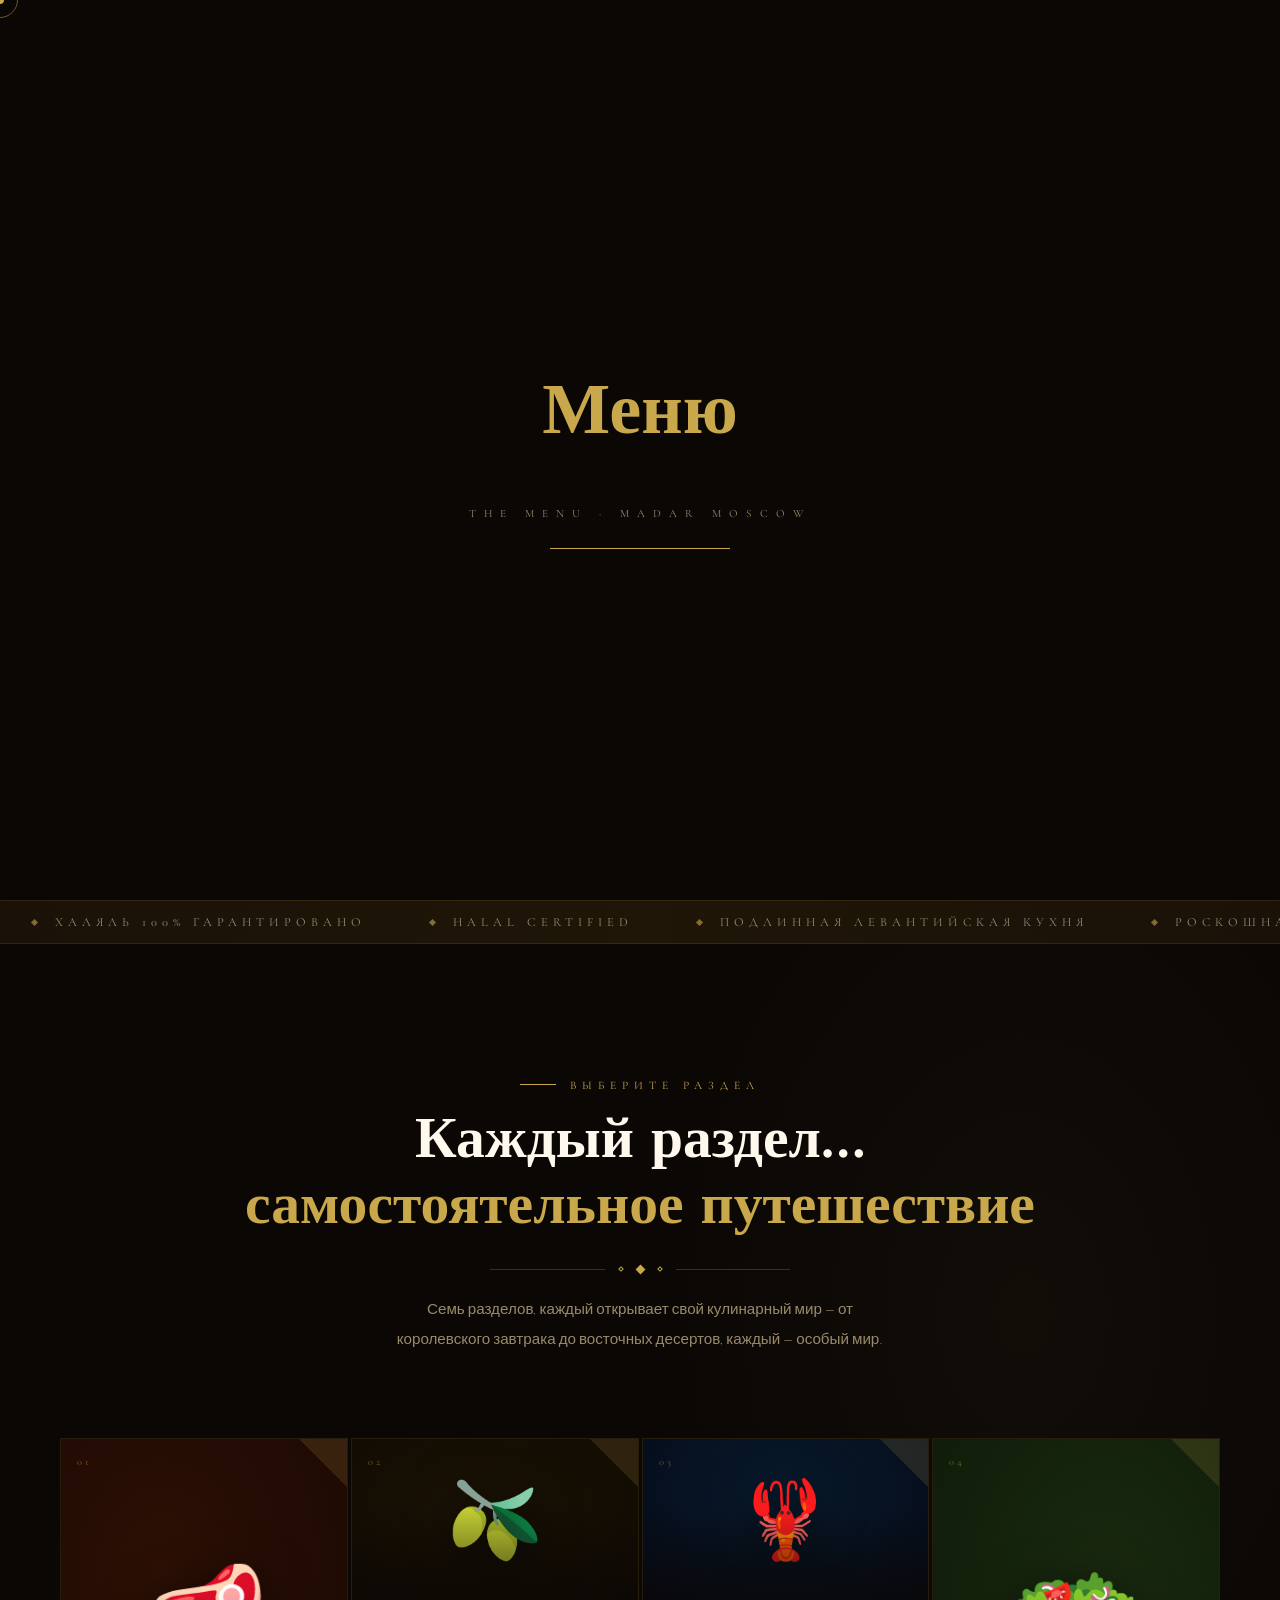
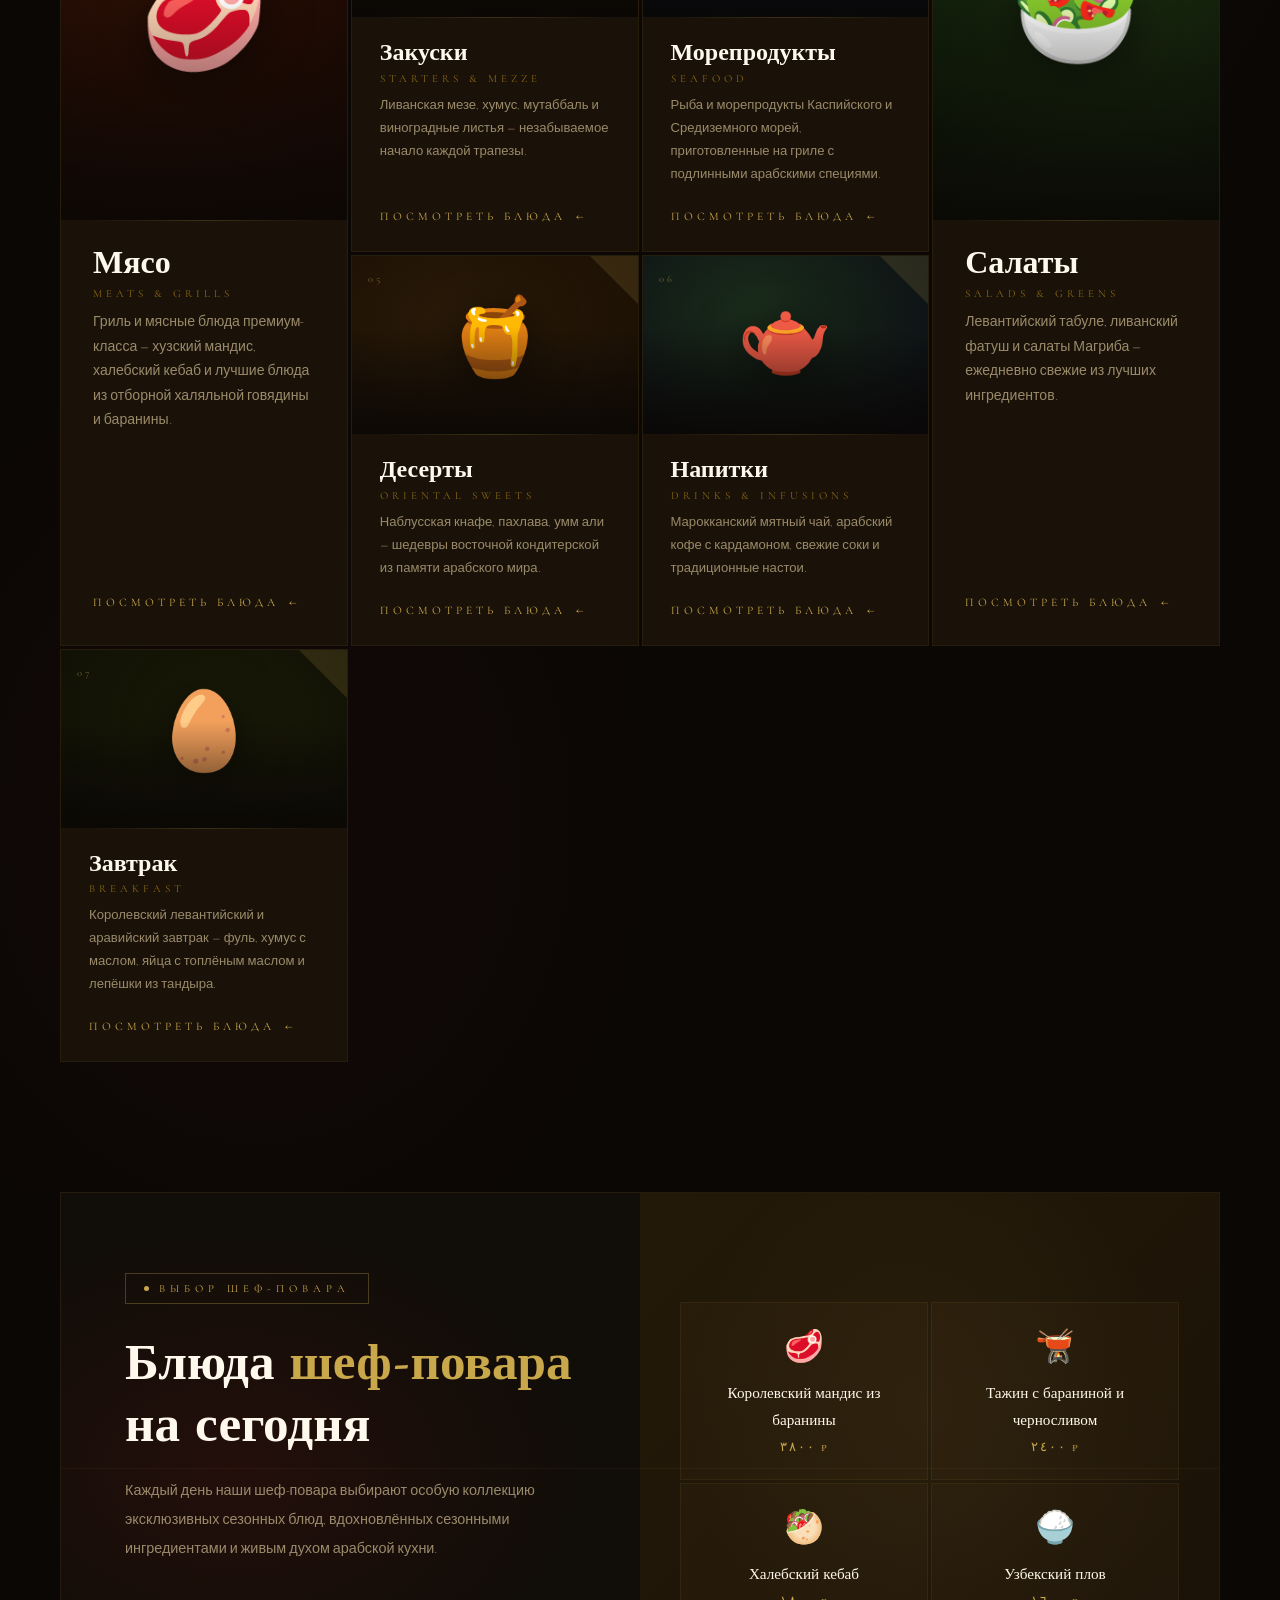
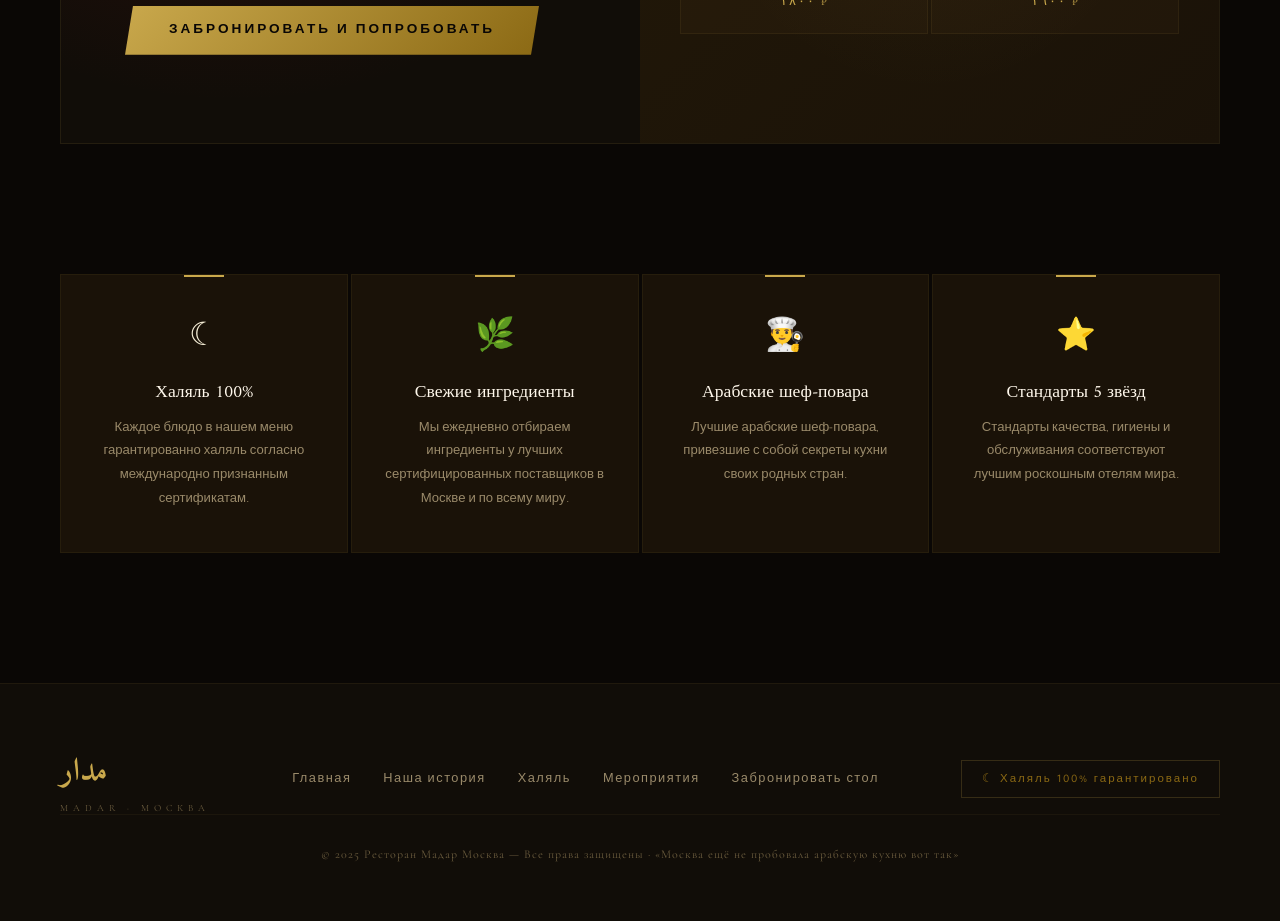
<file: menu.html>
<!DOCTYPE html>
<html lang="ar" dir="rtl">

<head>
  <meta charset="UTF-8">
  <meta name="viewport" content="width=device-width, initial-scale=1.0">
  <title data-i18n="mpage_title">القائمة | مدار — سفارة المطبخ العربي في موسكو</title>
  <link rel="preconnect" href="https://fonts.googleapis.com">
  <link rel="preconnect" href="https://fonts.gstatic.com" crossorigin>
  <link
    href="https://fonts.googleapis.com/css2?family=Amiri:ital,wght@0,400;0,700;1,400&family=Tajawal:wght@200;300;400;500;700;900&family=Cormorant+Garamond:ital,wght@0,300;0,400;0,600;1,300;1,400;1,600&display=swap"
    rel="stylesheet">

  <style>
    /* ═══════════════════════════════
   DESIGN SYSTEM TOKENS
═══════════════════════════════ */
    :root {
      --gold: #C9A84C;
      --gold-light: #E8C97A;
      --gold-dark: #8B6914;
      --gold-dim: rgba(201, 168, 76, 0.12);
      --deep: #0A0705;
      --dark: #110D08;
      --dark2: #1A1208;
      --dark3: #231908;
      --dark4: #2C2010;
      --cream: #F5EDD6;
      --cream2: #EAD9B4;
      --red: #8B1A1A;
      --white: #FFF8EC;
      --muted: #9A8A6A;
      --muted2: #6B5C3E;

      --transition: all 0.45s cubic-bezier(0.25, 0.46, 0.45, 0.94);
      --glow-sm: 0 0 20px rgba(201, 168, 76, 0.15);
      --glow-md: 0 0 40px rgba(201, 168, 76, 0.25), 0 0 80px rgba(201, 168, 76, 0.08);
      --glow-lg: 0 0 60px rgba(201, 168, 76, 0.35), 0 0 120px rgba(201, 168, 76, 0.12);
    }

    /* ═══════════════════════════════
   RESET & BASE
═══════════════════════════════ */
    *,
    *::before,
    *::after {
      margin: 0;
      padding: 0;
      box-sizing: border-box;
    }

    html {
      scroll-behavior: smooth;
      overflow-x: hidden;
    }

    body {
      background: var(--deep);
      color: var(--cream);
      font-family: 'Tajawal', sans-serif;
      overflow-x: hidden;
      cursor: none;
    }

    ::-webkit-scrollbar {
      width: 3px;
    }

    ::-webkit-scrollbar-track {
      background: var(--deep);
    }

    ::-webkit-scrollbar-thumb {
      background: var(--gold-dark);
    }

    /* ═══════════════════════════════
   CUSTOM CURSOR
═══════════════════════════════ */
    .cursor {
      position: fixed;
      pointer-events: none;
      z-index: 99999;
      transform: translate(-50%, -50%);
    }

    .cursor-dot {
      width: 8px;
      height: 8px;
      background: var(--gold);
      border-radius: 50%;
      position: absolute;
      top: 50%;
      left: 50%;
      transform: translate(-50%, -50%);
      transition: width 0.25s, height 0.25s;
    }

    .cursor-ring {
      width: 36px;
      height: 36px;
      border: 1px solid rgba(201, 168, 76, 0.5);
      border-radius: 50%;
      position: absolute;
      top: 50%;
      left: 50%;
      transform: translate(-50%, -50%);
      transition: width 0.35s, height 0.35s, border-color 0.35s;
    }

    body.hovering .cursor-dot {
      width: 14px;
      height: 14px;
    }

    body.hovering .cursor-ring {
      width: 54px;
      height: 54px;
      border-color: var(--gold);
    }

    /* ═══════════════════════════════
   LOADER
═══════════════════════════════ */
    #loader {
      position: fixed;
      inset: 0;
      z-index: 99998;
      background: var(--deep);
      display: flex;
      flex-direction: column;
      align-items: center;
      justify-content: center;
      gap: 28px;
      transition: opacity 0.9s ease, visibility 0.9s ease;
    }

    #loader.out {
      opacity: 0;
      visibility: hidden;
    }

    .loader-arabic {
      font-family: 'Amiri', serif;
      font-size: 4.5rem;
      font-weight: 700;
      color: var(--gold);
      animation: loaderBreath 1.6s ease-in-out infinite;
    }

    @keyframes loaderBreath {
      0%, 100% { opacity: 0.3; letter-spacing: 4px; }
      50% { opacity: 1; letter-spacing: 8px; }
    }

    .loader-sub {
      font-family: 'Cormorant Garamond', serif;
      font-size: 0.7rem;
      letter-spacing: 8px;
      color: var(--muted);
      text-transform: uppercase;
    }

    .loader-bar {
      width: 180px;
      height: 1px;
      background: rgba(201, 168, 76, 0.15);
      position: relative;
      overflow: hidden;
    }

    .loader-bar-fill {
      position: absolute;
      top: 0;
      left: 0;
      height: 100%;
      background: var(--gold);
      animation: loaderFill 2s cubic-bezier(0.4, 0, 0.2, 1) forwards;
    }

    @keyframes loaderFill {
      from { width: 0; }
      to { width: 100%; }
    }

    /* ═══════════════════════════════
   NAVIGATION
═══════════════════════════════ */
    nav {
      position: fixed;
      top: 0;
      left: 0;
      right: 0;
      z-index: 1000;
      padding: 24px 64px;
      display: flex;
      align-items: center;
      justify-content: space-between;
      background: linear-gradient(to bottom, rgba(10, 7, 5, 0.98), rgba(10, 7, 5, 0));
      transition: padding 0.4s, background 0.4s;
    }

    nav.compact {
      padding: 16px 64px;
      background: rgba(10, 7, 5, 0.97);
      border-bottom: 1px solid rgba(201, 168, 76, 0.1);
      backdrop-filter: blur(24px);
    }

    .nav-brand {
      display: flex;
      flex-direction: column;
      align-items: flex-end;
      gap: 2px;
      text-decoration: none;
      cursor: none;
    }

    .nav-brand-ar {
      font-family: 'Amiri', serif;
      font-size: 1.9rem;
      font-weight: 700;
      color: var(--gold);
      line-height: 1;
      text-shadow: var(--glow-sm);
    }

    .nav-brand-en {
      font-family: 'Cormorant Garamond', serif;
      font-size: 0.6rem;
      letter-spacing: 5px;
      color: var(--gold-dark);
      text-transform: uppercase;
    }

    .nav-links {
      display: flex;
      align-items: center;
      gap: 36px;
      list-style: none;
    }

    .nav-links a {
      color: var(--cream2);
      text-decoration: none;
      cursor: none;
      font-size: 0.8rem;
      font-weight: 300;
      letter-spacing: 2.5px;
      position: relative;
      transition: color 0.3s;
    }

    .nav-links a::after {
      content: '';
      position: absolute;
      bottom: -4px;
      left: 0;
      right: 0;
      height: 1px;
      background: var(--gold);
      transform: scaleX(0);
      transition: transform 0.35s;
      transform-origin: right;
    }

    .nav-links a:hover { color: var(--gold); }

    .nav-links a:hover::after,
    .nav-links a.active::after {
      transform: scaleX(1);
      transform-origin: left;
    }

    .nav-links a.active { color: var(--gold); }

    .nav-reserve {
      border: 1px solid rgba(201, 168, 76, 0.5) !important;
      padding: 9px 26px;
      color: var(--gold) !important;
      transition: var(--transition) !important;
      clip-path: polygon(6px 0%, 100% 0%, calc(100% - 6px) 100%, 0% 100%);
    }

    .nav-reserve::after { display: none !important; }

    .nav-reserve:hover {
      background: var(--gold) !important;
      color: var(--deep) !important;
      font-weight: 700 !important;
    }

    /* ═══════════════════════════════
   REVEAL ANIMATIONS
═══════════════════════════════ */
    .rv {
      opacity: 0;
      transform: translateY(44px);
      transition: opacity 0.85s cubic-bezier(0.25, 0.46, 0.45, 0.94), transform 0.85s cubic-bezier(0.25, 0.46, 0.45, 0.94);
    }

    .rv-l {
      opacity: 0;
      transform: translateX(-44px);
      transition: opacity 0.85s cubic-bezier(0.25, 0.46, 0.45, 0.94), transform 0.85s cubic-bezier(0.25, 0.46, 0.45, 0.94);
    }

    .rv-r {
      opacity: 0;
      transform: translateX(44px);
      transition: opacity 0.85s cubic-bezier(0.25, 0.46, 0.45, 0.94), transform 0.85s cubic-bezier(0.25, 0.46, 0.45, 0.94);
    }

    .rv.in, .rv-l.in, .rv-r.in {
      opacity: 1;
      transform: translate(0);
    }

    .d1 { transition-delay: 0.05s; }
    .d2 { transition-delay: 0.12s; }
    .d3 { transition-delay: 0.19s; }
    .d4 { transition-delay: 0.26s; }
    .d5 { transition-delay: 0.33s; }
    .d6 { transition-delay: 0.40s; }
    .d7 { transition-delay: 0.47s; }

    /* ═══════════════════════════════
   ORNAMENTAL UTILITIES
═══════════════════════════════ */
    .ornament {
      display: flex;
      align-items: center;
      gap: 14px;
    }

    .ornament-line {
      height: 1px;
      background: rgba(201, 168, 76, 0.25);
      flex: 1;
    }

    .ornament-diamond {
      width: 7px;
      height: 7px;
      background: var(--gold);
      transform: rotate(45deg);
      flex-shrink: 0;
    }

    .ornament-dot {
      width: 4px;
      height: 4px;
      border: 1px solid var(--gold);
      transform: rotate(45deg);
      flex-shrink: 0;
    }

    .section-eyebrow {
      display: inline-flex;
      align-items: center;
      gap: 14px;
      font-family: 'Cormorant Garamond', serif;
      font-size: 0.72rem;
      letter-spacing: 6px;
      color: var(--gold);
      text-transform: uppercase;
      margin-bottom: 18px;
    }

    .section-eyebrow::before {
      content: '';
      width: 36px;
      height: 1px;
      background: var(--gold);
    }

    /* ═══════════════════════════════
   HERO
═══════════════════════════════ */
    #hero {
      position: relative;
      min-height: 100vh;
      display: flex;
      align-items: center;
      justify-content: center;
      overflow: hidden;
    }

    .hero-atmosphere {
      position: absolute;
      inset: 0;
      background:
        radial-gradient(ellipse 70% 60% at 50% 40%, rgba(139, 26, 26, 0.18) 0%, transparent 65%),
        radial-gradient(ellipse 50% 40% at 80% 70%, rgba(201, 168, 76, 0.07) 0%, transparent 55%),
        radial-gradient(ellipse 40% 40% at 20% 20%, rgba(201, 168, 76, 0.06) 0%, transparent 55%),
        linear-gradient(160deg, #0A0705 0%, #130C05 50%, #0A0705 100%);
    }

    .hero-geo-pattern {
      position: absolute;
      inset: 0;
      opacity: 0.035;
      background-image:
        repeating-linear-gradient(0deg, transparent, transparent 59px, rgba(201, 168, 76, 1) 59px, rgba(201, 168, 76, 1) 60px),
        repeating-linear-gradient(90deg, transparent, transparent 59px, rgba(201, 168, 76, 1) 59px, rgba(201, 168, 76, 1) 60px);
    }

    .hero-diamonds {
      position: absolute;
      inset: 0;
      overflow: hidden;
      pointer-events: none;
    }

    .hero-diamonds svg {
      position: absolute;
      width: 100%;
      height: 100%;
      opacity: 0.04;
    }

    .hero-glow-orb {
      position: absolute;
      top: 50%;
      left: 50%;
      transform: translate(-50%, -50%);
      width: 600px;
      height: 600px;
      background: radial-gradient(circle, rgba(201, 168, 76, 0.06) 0%, transparent 70%);
      pointer-events: none;
      animation: orbPulse 8s ease-in-out infinite;
    }

    @keyframes orbPulse {
      0%, 100% { transform: translate(-50%, -50%) scale(1); opacity: 0.6; }
      50% { transform: translate(-50%, -50%) scale(1.2); opacity: 1; }
    }

    .corner-ornament {
      position: absolute;
      width: 80px;
      height: 80px;
      border-color: rgba(201, 168, 76, 0.2);
      border-style: solid;
    }

    .corner-ornament.tl { top: 100px; right: 60px; border-width: 1px 0 0 1px; }
    .corner-ornament.tr { top: 100px; left: 60px; border-width: 1px 1px 0 0; }
    .corner-ornament.bl { bottom: 80px; right: 60px; border-width: 0 0 1px 1px; }
    .corner-ornament.br { bottom: 80px; left: 60px; border-width: 0 1px 1px 0; }

    .corner-ornament::after {
      content: '';
      position: absolute;
      width: 30px;
      height: 30px;
      border-color: rgba(201, 168, 76, 0.12);
      border-style: solid;
    }

    .corner-ornament.tl::after { top: 8px; right: 8px; border-width: 1px 0 0 1px; }
    .corner-ornament.tr::after { top: 8px; left: 8px; border-width: 1px 1px 0 0; }
    .corner-ornament.bl::after { bottom: 8px; right: 8px; border-width: 0 0 1px 1px; }
    .corner-ornament.br::after { bottom: 8px; left: 8px; border-width: 0 1px 1px 0; }

    .hero-content {
      position: relative;
      z-index: 10;
      text-align: center;
      display: flex;
      flex-direction: column;
      align-items: center;
      gap: 0;
      padding: 0 40px;
    }

    .hero-breadcrumb {
      display: flex;
      align-items: center;
      gap: 10px;
      font-family: 'Cormorant Garamond', serif;
      font-size: 0.7rem;
      letter-spacing: 4px;
      color: var(--muted);
      text-transform: uppercase;
      margin-bottom: 48px;
    }

    .hero-breadcrumb a {
      color: var(--muted);
      text-decoration: none;
      cursor: none;
      transition: color 0.3s;
    }

    .hero-breadcrumb a:hover { color: var(--gold); }
    .hero-breadcrumb span { color: rgba(201, 168, 76, 0.4); }

    .hero-pre {
      font-family: 'Cormorant Garamond', serif;
      font-size: 0.72rem;
      letter-spacing: 8px;
      color: var(--gold);
      text-transform: uppercase;
      margin-bottom: 24px;
      animation: fadeSlideUp 1s 0.4s both;
    }

    .hero-title-wrap {
      position: relative;
      margin-bottom: 32px;
      animation: fadeSlideUp 1.1s 0.55s both;
    }

    .hero-title-main {
      font-family: 'Amiri', serif;
      font-size: clamp(5rem, 14vw, 11rem);
      font-weight: 700;
      line-height: 0.9;
      color: var(--white);
      text-shadow: 0 0 80px rgba(201, 168, 76, 0.12);
      display: block;
    }

    .hero-title-en {
      font-family: 'Cormorant Garamond', serif;
      font-size: clamp(0.8rem, 2vw, 1.1rem);
      font-style: italic;
      letter-spacing: 8px;
      color: var(--gold);
      margin-top: 12px;
      display: block;
    }

    .hero-divider {
      display: flex;
      align-items: center;
      gap: 20px;
      width: min(500px, 80vw);
      margin: 0 auto 32px;
      animation: fadeSlideUp 1.1s 0.7s both;
    }

    .hero-divider-line {
      flex: 1;
      height: 1px;
      background: rgba(201, 168, 76, 0.2);
    }

    .hero-divider-symbol {
      width: 28px;
      height: 28px;
      border: 1px solid rgba(201, 168, 76, 0.4);
      transform: rotate(45deg);
      position: relative;
      flex-shrink: 0;
    }

    .hero-divider-symbol::before {
      content: '';
      position: absolute;
      inset: 4px;
      border: 1px solid rgba(201, 168, 76, 0.2);
    }

    .hero-desc {
      font-size: 1rem;
      font-weight: 300;
      line-height: 2;
      color: var(--muted);
      max-width: 520px;
      animation: fadeSlideUp 1.1s 0.85s both;
      margin-bottom: 52px;
    }

    .hero-scroll-cue {
      display: flex;
      flex-direction: column;
      align-items: center;
      gap: 10px;
      animation: fadeSlideUp 1s 1.2s both;
    }

    .hero-scroll-label {
      font-family: 'Cormorant Garamond', serif;
      font-size: 0.65rem;
      letter-spacing: 5px;
      color: var(--muted2);
      text-transform: uppercase;
    }

    .hero-scroll-line {
      width: 1px;
      height: 52px;
      background: linear-gradient(to bottom, var(--gold), transparent);
      animation: scrollDrop 2.2s ease-in-out infinite;
    }

    @keyframes scrollDrop {
      0%, 100% { transform: scaleY(1); transform-origin: top; opacity: 1; }
      50% { transform: scaleY(0.4); transform-origin: top; opacity: 0.4; }
    }

    @keyframes fadeSlideUp {
      from { opacity: 0; transform: translateY(30px); }
      to { opacity: 1; transform: translateY(0); }
    }

    /* ═══════════════════════════════
   MARQUEE STRIP
═══════════════════════════════ */
    .marquee-strip {
      overflow: hidden;
      background: linear-gradient(90deg, var(--dark2) 0%, #1f1608 50%, var(--dark2) 100%);
      border-top: 1px solid rgba(201, 168, 76, 0.12);
      border-bottom: 1px solid rgba(201, 168, 76, 0.12);
      padding: 13px 0;
    }

    .marquee-inner {
      display: flex;
      gap: 0;
      animation: marqueeScroll 35s linear infinite;
      white-space: nowrap;
    }

    @keyframes marqueeScroll {
      from { transform: translateX(0); }
      to { transform: translateX(-50%); }
    }

    .mq-item {
      display: inline-flex;
      align-items: center;
      gap: 18px;
      padding: 0 32px;
      font-family: 'Cormorant Garamond', serif;
      font-size: 0.78rem;
      letter-spacing: 5px;
      color: var(--muted);
      text-transform: uppercase;
    }

    .mq-gem {
      width: 5px;
      height: 5px;
      background: var(--gold);
      transform: rotate(45deg);
      flex-shrink: 0;
      opacity: 0.6;
    }

    /* ═══════════════════════════════
   CATEGORY GRID SECTION
═══════════════════════════════ */
    #categories {
      padding: 130px 60px;
      position: relative;
      overflow: hidden;
      background: var(--deep);
    }

    #categories::before {
      content: '';
      position: absolute;
      inset: 0;
      pointer-events: none;
      background:
        radial-gradient(ellipse 60% 50% at 20% 80%, rgba(139, 26, 26, 0.06) 0%, transparent 60%),
        radial-gradient(ellipse 50% 50% at 80% 20%, rgba(201, 168, 76, 0.04) 0%, transparent 55%);
    }

    .cats-header {
      max-width: 800px;
      margin: 0 auto 80px;
      text-align: center;
      position: relative;
    }

    .cats-title {
      font-family: 'Amiri', serif;
      font-size: clamp(2.6rem, 4.5vw, 3.8rem);
      font-weight: 700;
      color: var(--white);
      line-height: 1.15;
      margin-bottom: 24px;
    }

    .cats-title em {
      color: var(--gold);
      font-style: normal;
    }

    .cats-body {
      font-size: 0.95rem;
      font-weight: 300;
      line-height: 2;
      color: var(--muted);
      max-width: 520px;
      margin: 0 auto;
    }

    .cats-grid {
      display: grid;
      grid-template-columns: repeat(4, 1fr);
      grid-template-rows: auto auto;
      gap: 3px;
      max-width: 1400px;
      margin: 0 auto;
    }

    .cat-card {
      position: relative;
      overflow: hidden;
      background: var(--dark2);
      border: 1px solid rgba(201, 168, 76, 0.07);
      cursor: none;
      display: flex;
      flex-direction: column;
      transition: border-color 0.45s, box-shadow 0.45s;
    }

    .cat-card:hover {
      border-color: rgba(201, 168, 76, 0.28);
      box-shadow: var(--glow-md), inset 0 0 0 1px rgba(201, 168, 76, 0.04);
      z-index: 2;
    }

    .cat-card.featured { grid-row: span 2; }

    .cat-img {
      position: relative;
      overflow: hidden;
      flex-shrink: 0;
    }

    .cat-card:not(.featured) .cat-img { aspect-ratio: 16/10; }
    .cat-card.featured .cat-img { aspect-ratio: 3/4; }

    .cat-img-bg {
      position: absolute;
      inset: 0;
      transition: transform 0.7s cubic-bezier(0.25, 0.46, 0.45, 0.94);
    }

    .cat-card:hover .cat-img-bg { transform: scale(1.08); }

    .cat-card[data-cat="drinks"] .cat-img-bg { background: radial-gradient(ellipse at 40% 30%, #1A2C1A, #0A0A14); }
    .cat-card[data-cat="salads"] .cat-img-bg { background: radial-gradient(ellipse at 60% 40%, #1A2A10, #0D1A08); }
    .cat-card[data-cat="meats"] .cat-img-bg { background: radial-gradient(ellipse at 35% 35%, #2C1005, #1A0803); }
    .cat-card[data-cat="seafood"] .cat-img-bg { background: radial-gradient(ellipse at 50% 30%, #081A2C, #050A18); }
    .cat-card[data-cat="starters"] .cat-img-bg { background: radial-gradient(ellipse at 45% 40%, #1A1205, #100A02); }
    .cat-card[data-cat="desserts"] .cat-img-bg { background: radial-gradient(ellipse at 40% 35%, #2A1A08, #180E04); }
    .cat-card[data-cat="breakfast"] .cat-img-bg { background: radial-gradient(ellipse at 55% 35%, #1A1A08, #0E0E04); }

    .cat-emoji {
      position: absolute;
      top: 50%;
      left: 50%;
      transform: translate(-50%, -50%);
      font-size: clamp(3.5rem, 6vw, 5.5rem);
      transition: transform 0.5s cubic-bezier(0.25, 0.46, 0.45, 0.94);
      filter: drop-shadow(0 8px 24px rgba(0, 0, 0, 0.6));
      z-index: 1;
    }

    .cat-card.featured .cat-emoji { font-size: clamp(5rem, 8vw, 8rem); }
    .cat-card:hover .cat-emoji { transform: translate(-50%, -52%) scale(1.12); }

    .cat-img-vignette {
      position: absolute;
      inset: 0;
      z-index: 2;
      background: linear-gradient(to bottom, transparent 40%, rgba(10, 7, 5, 0.85) 100%);
      transition: opacity 0.4s;
    }

    .cat-glow {
      position: absolute;
      inset: 0;
      z-index: 1;
      pointer-events: none;
      background: radial-gradient(ellipse at 50% 50%, rgba(201, 168, 76, 0.1) 0%, transparent 70%);
      opacity: 0;
      transition: opacity 0.5s;
    }

    .cat-card:hover .cat-glow { opacity: 1; }

    .cat-corner {
      position: absolute;
      top: 0;
      right: 0;
      z-index: 3;
      width: 0;
      height: 0;
      border-style: solid;
      border-width: 0 48px 48px 0;
      border-color: transparent rgba(201, 168, 76, 0.15) transparent transparent;
      transition: border-color 0.4s;
    }

    .cat-card:hover .cat-corner { border-color: transparent rgba(201, 168, 76, 0.4) transparent transparent; }

    .cat-num {
      position: absolute;
      top: 16px;
      left: 16px;
      z-index: 4;
      font-family: 'Cormorant Garamond', serif;
      font-size: 0.65rem;
      letter-spacing: 3px;
      color: rgba(201, 168, 76, 0.5);
    }

    .cat-body {
      padding: 24px 28px 28px;
      position: relative;
      flex: 1;
      display: flex;
      flex-direction: column;
      justify-content: space-between;
    }

    .cat-card.featured .cat-body { padding: 28px 32px 36px; }

    .cat-body::before {
      content: '';
      position: absolute;
      top: 0;
      left: 28px;
      right: 28px;
      height: 1px;
      background: linear-gradient(90deg, transparent, rgba(201, 168, 76, 0.2), transparent);
    }

    .cat-name-ar {
      font-family: 'Amiri', serif;
      font-size: clamp(1.2rem, 2vw, 1.5rem);
      font-weight: 700;
      color: var(--white);
      line-height: 1.1;
      margin-bottom: 4px;
      transition: color 0.3s;
    }

    .cat-card.featured .cat-name-ar { font-size: clamp(1.6rem, 2.5vw, 2rem); }
    .cat-card:hover .cat-name-ar { color: var(--gold-light); }

    .cat-name-en {
      font-family: 'Cormorant Garamond', serif;
      font-size: 0.68rem;
      letter-spacing: 4px;
      color: var(--gold-dark);
      text-transform: uppercase;
      margin-bottom: 12px;
    }

    .cat-desc {
      font-size: 0.82rem;
      font-weight: 300;
      line-height: 1.75;
      color: var(--muted);
      margin-bottom: 20px;
      transition: color 0.3s;
    }

    .cat-card.featured .cat-desc { font-size: 0.88rem; }

    .cat-link {
      display: inline-flex;
      align-items: center;
      gap: 10px;
      font-family: 'Cormorant Garamond', serif;
      font-size: 0.72rem;
      letter-spacing: 4px;
      color: var(--gold);
      text-transform: uppercase;
      text-decoration: none;
      cursor: none;
      transition: gap 0.35s;
    }

    .cat-link::after { content: '←'; }
    .cat-card:hover .cat-link { gap: 16px; }

    .cat-count {
      position: absolute;
      top: 22px;
      left: 28px;
      font-family: 'Cormorant Garamond', serif;
      font-size: 0.65rem;
      letter-spacing: 3px;
      color: var(--muted2);
      text-transform: uppercase;
    }

    .cat-bottom-bar {
      position: absolute;
      bottom: 0;
      left: 0;
      right: 0;
      height: 2px;
      background: linear-gradient(90deg, transparent, var(--gold), transparent);
      transform: scaleX(0);
      transition: transform 0.5s cubic-bezier(0.25, 0.46, 0.45, 0.94);
    }

    .cat-card:hover .cat-bottom-bar { transform: scaleX(1); }

    /* ═══════════════════════════════
   FEATURED BANNER
═══════════════════════════════ */
    #featured-banner {
      padding: 0 60px 130px;
      position: relative;
    }

    .banner-inner {
      max-width: 1400px;
      margin: 0 auto;
      display: grid;
      grid-template-columns: 1fr 1fr;
      border: 1px solid rgba(201, 168, 76, 0.1);
      overflow: hidden;
      background: var(--dark);
      position: relative;
    }

    .banner-left {
      padding: 80px 64px;
      display: flex;
      flex-direction: column;
      justify-content: center;
      position: relative;
      overflow: hidden;
    }

    .banner-left::before {
      content: '';
      position: absolute;
      inset: 0;
      background: radial-gradient(ellipse at 30% 50%, rgba(139, 26, 26, 0.15), transparent 60%);
    }

    .banner-left-content {
      position: relative;
      z-index: 1;
    }

    .banner-tag {
      display: inline-flex;
      align-items: center;
      gap: 10px;
      border: 1px solid rgba(201, 168, 76, 0.3);
      padding: 8px 18px;
      font-family: 'Cormorant Garamond', serif;
      font-size: 0.68rem;
      letter-spacing: 5px;
      color: var(--gold);
      text-transform: uppercase;
      margin-bottom: 32px;
    }

    .banner-tag-dot {
      width: 5px;
      height: 5px;
      background: var(--gold);
      border-radius: 50%;
      animation: blink 2s infinite;
    }

    @keyframes blink {
      0%, 100% { opacity: 1 }
      50% { opacity: 0.2 }
    }

    .banner-title {
      font-family: 'Amiri', serif;
      font-size: clamp(2rem, 4vw, 3.2rem);
      font-weight: 700;
      color: var(--white);
      line-height: 1.2;
      margin-bottom: 20px;
    }

    .banner-title em {
      color: var(--gold);
      font-style: normal;
    }

    .banner-desc {
      font-size: 0.9rem;
      font-weight: 300;
      line-height: 2;
      color: var(--muted);
      margin-bottom: 40px;
    }

    .btn-gold {
      display: inline-block;
      padding: 15px 44px;
      background: linear-gradient(135deg, var(--gold), var(--gold-dark));
      color: var(--deep);
      font-family: 'Tajawal', sans-serif;
      font-weight: 700;
      font-size: 0.85rem;
      letter-spacing: 3px;
      text-transform: uppercase;
      text-decoration: none;
      cursor: none;
      clip-path: polygon(8px 0%, 100% 0%, calc(100% - 8px) 100%, 0% 100%);
      position: relative;
      overflow: hidden;
      transition: transform 0.3s, box-shadow 0.3s;
    }

    .btn-gold::before {
      content: '';
      position: absolute;
      top: 0;
      left: -100%;
      width: 100%;
      height: 100%;
      background: linear-gradient(90deg, transparent, rgba(255, 255, 255, 0.2), transparent);
      transition: left 0.5s;
    }

    .btn-gold:hover::before { left: 100%; }
    .btn-gold:hover { transform: translateY(-2px); box-shadow: 0 12px 32px rgba(201, 168, 76, 0.3); }

    .banner-right {
      position: relative;
      overflow: hidden;
      background: linear-gradient(135deg, var(--dark3), var(--dark2));
      display: flex;
      align-items: center;
      justify-content: center;
      min-height: 400px;
    }

    .banner-right-bg {
      position: absolute;
      inset: 0;
      background: radial-gradient(ellipse at 50% 40%, rgba(201, 168, 76, 0.06) 0%, transparent 60%);
    }

    .banner-right-content {
      position: relative;
      z-index: 1;
      display: grid;
      grid-template-columns: 1fr 1fr;
      gap: 3px;
      padding: 40px;
      width: 100%;
    }

    .banner-dish {
      background: rgba(201, 168, 76, 0.03);
      border: 1px solid rgba(201, 168, 76, 0.08);
      padding: 24px;
      text-align: center;
      transition: background 0.3s, border-color 0.3s;
      cursor: none;
    }

    .banner-dish:hover {
      background: rgba(201, 168, 76, 0.07);
      border-color: rgba(201, 168, 76, 0.2);
    }

    .banner-dish-emoji { font-size: 2rem; margin-bottom: 10px; display: block; }

    .banner-dish-name {
      font-family: 'Amiri', serif;
      font-size: 0.95rem;
      color: var(--white);
      margin-bottom: 4px;
    }

    .banner-dish-price {
      font-family: 'Cormorant Garamond', serif;
      font-size: 0.8rem;
      color: var(--gold);
      letter-spacing: 2px;
    }

    .banner-divider {
      position: absolute;
      top: 0;
      bottom: 0;
      left: 50%;
      width: 1px;
      background: rgba(201, 168, 76, 0.1);
    }

    .banner-inner::after {
      content: '';
      position: absolute;
      top: 50%;
      left: 0;
      right: 0;
      height: 1px;
      background: rgba(201, 168, 76, 0.06);
    }

    /* ═══════════════════════════════
   HALAL PROMISE STRIP
═══════════════════════════════ */
    .halal-strip {
      max-width: 1400px;
      margin: 0 auto;
      padding: 0 60px 130px;
      display: grid;
      grid-template-columns: repeat(4, 1fr);
      gap: 3px;
    }

    .halal-card {
      padding: 40px 32px;
      background: var(--dark2);
      border: 1px solid rgba(201, 168, 76, 0.07);
      text-align: center;
      position: relative;
      overflow: hidden;
      transition: border-color 0.4s, background 0.4s;
      cursor: none;
    }

    .halal-card:hover {
      border-color: rgba(201, 168, 76, 0.22);
      background: var(--dark3);
    }

    .halal-card::before {
      content: '';
      position: absolute;
      top: 0;
      left: 50%;
      transform: translateX(-50%);
      width: 40px;
      height: 2px;
      background: var(--gold);
      transition: width 0.4s;
    }

    .halal-card:hover::before { width: 80px; }

    .halal-icon { font-size: 2rem; margin-bottom: 18px; display: block; }

    .halal-title {
      font-family: 'Amiri', serif;
      font-size: 1.1rem;
      color: var(--white);
      margin-bottom: 10px;
    }

    .halal-text { font-size: 0.82rem; color: var(--muted); line-height: 1.8; }

    /* ═══════════════════════════════
   INDIVIDUAL CATEGORY PAGES
═══════════════════════════════ */
    .cat-page {
      display: none;
      position: fixed;
      inset: 0;
      z-index: 500;
      background: var(--deep);
      overflow-y: auto;
      opacity: 0;
      transition: opacity 0.5s;
    }

    .cat-page.active { display: block; }
    .cat-page.visible { opacity: 1; }

    .cp-hero {
      position: relative;
      min-height: 50vh;
      display: flex;
      align-items: flex-end;
      padding: 60px;
      overflow: hidden;
    }

    .cp-hero-bg { position: absolute; inset: 0; }

    .cp-hero-emoji {
      position: absolute;
      right: 80px;
      top: 50%;
      transform: translateY(-50%);
      font-size: 10rem;
      opacity: 0.15;
      pointer-events: none;
      filter: blur(2px);
    }

    .cp-hero-content { position: relative; z-index: 1; }

    .cp-back {
      display: inline-flex;
      align-items: center;
      gap: 10px;
      font-family: 'Cormorant Garamond', serif;
      font-size: 0.72rem;
      letter-spacing: 4px;
      color: var(--muted);
      text-transform: uppercase;
      text-decoration: none;
      cursor: none;
      margin-bottom: 32px;
      transition: color 0.3s;
      background: none;
      border: none;
    }

    .cp-back:hover { color: var(--gold); }
    .cp-back::before { content: '→'; }

    .cp-title {
      font-family: 'Amiri', serif;
      font-size: clamp(3rem, 7vw, 5.5rem);
      font-weight: 700;
      color: var(--white);
      line-height: 1;
    }

    .cp-sub {
      font-family: 'Cormorant Garamond', serif;
      font-size: 1rem;
      font-style: italic;
      letter-spacing: 3px;
      color: var(--gold);
      margin-top: 10px;
    }

    .cp-items {
      padding: 80px 60px;
      max-width: 1400px;
      margin: 0 auto;
    }

    .cp-items-grid {
      display: grid;
      grid-template-columns: repeat(3, 1fr);
      gap: 3px;
    }

    .cp-item {
      background: var(--dark2);
      border: 1px solid rgba(201, 168, 76, 0.07);
      overflow: hidden;
      cursor: none;
      transition: border-color 0.4s, transform 0.4s, box-shadow 0.4s;
    }

    .cp-item:hover {
      border-color: rgba(201, 168, 76, 0.25);
      transform: translateY(-5px);
      box-shadow: var(--glow-sm), 0 20px 40px rgba(0, 0, 0, 0.4);
    }

    .cp-item-img {
      aspect-ratio: 4/3;
      display: flex;
      align-items: center;
      justify-content: center;
      font-size: 4rem;
      position: relative;
      overflow: hidden;
    }

    .cp-item-img::after {
      content: '';
      position: absolute;
      inset: 0;
      background: linear-gradient(to bottom, transparent 50%, rgba(10, 7, 5, 0.7));
    }

    .cp-item-body { padding: 24px 28px 28px; }

    .cp-item-name {
      font-family: 'Amiri', serif;
      font-size: 1.2rem;
      font-weight: 700;
      color: var(--white);
      margin-bottom: 8px;
    }

    .cp-item-desc {
      font-size: 0.82rem;
      color: var(--muted);
      line-height: 1.75;
      margin-bottom: 18px;
    }

    .cp-item-footer {
      display: flex;
      align-items: center;
      justify-content: space-between;
      border-top: 1px solid rgba(201, 168, 76, 0.08);
      padding-top: 16px;
    }

    .cp-item-price {
      font-family: 'Cormorant Garamond', serif;
      font-size: 1.2rem;
      color: var(--gold);
      font-weight: 600;
    }

    .cp-item-tag {
      font-size: 0.62rem;
      letter-spacing: 2px;
      color: var(--muted2);
      border: 1px solid rgba(201, 168, 76, 0.12);
      padding: 4px 10px;
      text-transform: uppercase;
    }

    .cp-item-halal {
      position: absolute;
      top: 12px;
      right: 12px;
      z-index: 2;
      background: rgba(10, 7, 5, 0.8);
      border: 1px solid rgba(201, 168, 76, 0.35);
      padding: 3px 10px;
      font-size: 0.6rem;
      letter-spacing: 2px;
      color: var(--gold);
      text-transform: uppercase;
      backdrop-filter: blur(8px);
    }

    /* ═══════════════════════════════
   FOOTER
═══════════════════════════════ */
    footer {
      background: var(--dark);
      border-top: 1px solid rgba(201, 168, 76, 0.08);
      padding: 60px;
    }

    .footer-inner {
      max-width: 1400px;
      margin: 0 auto;
      display: flex;
      align-items: center;
      justify-content: space-between;
      flex-wrap: wrap;
      gap: 32px;
    }

    .footer-brand-ar { font-family: 'Amiri', serif; font-size: 2rem; color: var(--gold); font-weight: 700; }

    .footer-brand-sub {
      font-family: 'Cormorant Garamond', serif;
      font-size: 0.6rem;
      letter-spacing: 5px;
      color: var(--muted2);
      text-transform: uppercase;
      margin-top: 2px;
    }

    .footer-links { display: flex; gap: 32px; flex-wrap: wrap; }

    .footer-links a {
      color: var(--muted);
      text-decoration: none;
      cursor: none;
      font-size: 0.8rem;
      letter-spacing: 1.5px;
      transition: color 0.3s;
    }

    .footer-links a:hover { color: var(--gold); }

    .footer-halal {
      display: flex;
      align-items: center;
      gap: 10px;
      border: 1px solid rgba(201, 168, 76, 0.2);
      padding: 10px 20px;
      font-size: 0.72rem;
      letter-spacing: 2px;
      color: var(--gold-dark);
    }

    .footer-copy {
      width: 100%;
      padding-top: 32px;
      border-top: 1px solid rgba(201, 168, 76, 0.06);
      font-size: 0.75rem;
      color: var(--muted2);
      text-align: center;
      letter-spacing: 1px;
      font-family: 'Cormorant Garamond', serif;
    }

    /* ═══════════════════════════════
   RESPONSIVE
═══════════════════════════════ */
    @media (max-width: 1100px) {
      .cats-grid { grid-template-columns: repeat(2, 1fr); }
      .cat-card.featured { grid-row: span 1; }
      .cat-card.featured .cat-img { aspect-ratio: 16/9; }
      .banner-inner { grid-template-columns: 1fr; }
      .halal-strip { grid-template-columns: repeat(2, 1fr); padding-bottom: 80px; }
      .cp-items-grid { grid-template-columns: repeat(2, 1fr); }
    }

    @media (max-width: 768px) {
      nav { padding: 18px 24px; }
      nav.compact { padding: 14px 24px; }
      #categories, #featured-banner { padding: 80px 24px; }
      .halal-strip { padding: 0 24px 80px; grid-template-columns: 1fr; }
      .cats-grid { grid-template-columns: 1fr; gap: 3px; }
      .corner-ornament { display: none; }
      .cp-items { padding: 60px 24px; }
      .cp-items-grid { grid-template-columns: 1fr; }
      .cp-hero { padding: 100px 24px 40px; }
      footer { padding: 40px 24px; }
      .nav-links { display: none; }
    }
  </style>
</head>

<body>

  <!-- ══ LOADER ══ -->
  <div id="loader">
    <div class="loader-arabic" data-i18n="mpage_loader_title">القائمة</div>
    <div class="loader-sub" data-i18n="mpage_loader_sub">The Menu · Madar Moscow</div>
    <div class="loader-bar">
      <div class="loader-bar-fill"></div>
    </div>
  </div>

  <!-- ══ CURSOR ══ -->
  <div class="cursor" id="cursor">
    <div class="cursor-dot"></div>
    <div class="cursor-ring"></div>
  </div>

  <!-- ══ NAVIGATION ══ -->
  <nav id="navbar">
    <a href="index.html" class="nav-brand">
      <span class="nav-brand-ar">مدار</span>
      <span class="nav-brand-en" data-i18n="mnav_brand_en">MADAR · MOSCOW</span>
    </a>
    <ul class="nav-links">
      <li><a href="index.html" data-i18n="mnav_home">الصفحة الرئيسية</a></li>
      <li><a href="#" class="active" data-i18n="mnav_menu">القائمة</a></li>
      <li><a href="index.html#halal" data-i18n="mnav_halal">حلال</a></li>
      <li><a href="index.html#regions" data-i18n="mnav_regions">المناطق</a></li>
      <li><a href="index.html#events" data-i18n="mnav_events">الفعاليات</a></li>
      <li><a href="index.html#reservation" class="nav-reserve" data-i18n="mnav_reserve">احجز طاولة</a></li>
    </ul>
    <!-- Language Switcher injected by i18n.js -->
  </nav>

  <!-- ══════════════════════════════
     HERO
══════════════════════════════ -->
  <section id="hero">
    <div class="hero-atmosphere"></div>
    <div class="hero-geo-pattern"></div>
    <div class="hero-glow-orb"></div>

    <div class="hero-diamonds">
      <svg viewBox="0 0 1200 800" preserveAspectRatio="xMidYMid slice">
        <defs>
          <pattern id="diamonds" x="0" y="0" width="80" height="80" patternUnits="userSpaceOnUse">
            <polygon points="40,0 80,40 40,80 0,40" fill="none" stroke="#C9A84C" stroke-width="0.5" />
            <polygon points="40,10 70,40 40,70 10,40" fill="none" stroke="#C9A84C" stroke-width="0.3" />
          </pattern>
        </defs>
        <rect width="100%" height="100%" fill="url(#diamonds)" />
      </svg>
    </div>

    <div class="corner-ornament tl"></div>
    <div class="corner-ornament tr"></div>
    <div class="corner-ornament bl"></div>
    <div class="corner-ornament br"></div>

    <div class="hero-content">
      <div class="hero-breadcrumb rv">
        <a href="index.html" data-i18n="mhero_breadcrumb_home">مدار</a>
        <span>◆</span>
        <span data-i18n="mhero_breadcrumb_current">القائمة</span>
      </div>

      <div class="hero-pre rv d1" data-i18n="mhero_pre">MADAR RESTAURANT · MOSCOW</div>

      <div class="hero-title-wrap rv d2">
        <span class="hero-title-main" data-i18n="mhero_title">القائمة</span>
        <span class="hero-title-en" data-i18n="mhero_title_en">A Journey Through Arab Culinary Heritage</span>
      </div>

      <div class="hero-divider rv d3">
        <div class="hero-divider-line"></div>
        <div class="hero-divider-symbol"></div>
        <div class="hero-divider-line"></div>
      </div>

      <p class="hero-desc rv d4" data-i18n="mhero_desc">
        رحلة مذاق عبر الوطن العربي وطريق الحرير — من بلاد الشام إلى سمرقند، كل طبق تحفة فنية تُقدَّم بمكونات مختارة
        بعناية وإشراف نخبة من أمهر الطهاة العرب.
      </p>

      <div class="hero-scroll-cue rv d5">
        <span class="hero-scroll-label" data-i18n="mhero_scroll_label">اكتشف القائمة</span>
        <div class="hero-scroll-line"></div>
      </div>
    </div>
  </section>

  <!-- ══ MARQUEE ══ -->
  <div class="marquee-strip">
    <div class="marquee-inner">
      <div class="mq-item"><div class="mq-gem"></div><span data-i18n="mmq_halal">حلال ١٠٠٪ مضمون</span></div>
      <div class="mq-item"><div class="mq-gem"></div><span data-i18n="mmq_halal_en">HALAL CERTIFIED</span></div>
      <div class="mq-item"><div class="mq-gem"></div><span data-i18n="mmq_shami">مطبخ شامي أصيل</span></div>
      <div class="mq-item"><div class="mq-gem"></div><span data-i18n="mmq_gulf">مطبخ خليجي فاخر</span></div>
      <div class="mq-item"><div class="mq-gem"></div><span data-i18n="mmq_silk">طريق الحرير العظيم</span></div>
      <div class="mq-item"><div class="mq-gem"></div><span data-i18n="mmq_silk_en">SILK ROAD CUISINE</span></div>
      <div class="mq-item"><div class="mq-gem"></div><span data-i18n="mmq_maghrib">أطباق المغرب العربي</span></div>
      <div class="mq-item"><div class="mq-gem"></div><span data-i18n="mmq_fine">FINE ARABIC DINING</span></div>
      <div class="mq-item"><div class="mq-gem"></div><span data-i18n="mmq_moscow">موسكو · MOSCOW</span></div>
      <!-- Duplicate for seamless loop -->
      <div class="mq-item"><div class="mq-gem"></div><span data-i18n="mmq_halal">حلال ١٠٠٪ مضمون</span></div>
      <div class="mq-item"><div class="mq-gem"></div><span data-i18n="mmq_halal_en">HALAL CERTIFIED</span></div>
      <div class="mq-item"><div class="mq-gem"></div><span data-i18n="mmq_shami">مطبخ شامي أصيل</span></div>
      <div class="mq-item"><div class="mq-gem"></div><span data-i18n="mmq_gulf">مطبخ خليجي فاخر</span></div>
      <div class="mq-item"><div class="mq-gem"></div><span data-i18n="mmq_silk">طريق الحرير العظيم</span></div>
      <div class="mq-item"><div class="mq-gem"></div><span data-i18n="mmq_silk_en">SILK ROAD CUISINE</span></div>
      <div class="mq-item"><div class="mq-gem"></div><span data-i18n="mmq_maghrib">أطباق المغرب العربي</span></div>
      <div class="mq-item"><div class="mq-gem"></div><span data-i18n="mmq_fine">FINE ARABIC DINING</span></div>
      <div class="mq-item"><div class="mq-gem"></div><span data-i18n="mmq_moscow">موسكو · MOSCOW</span></div>
    </div>
  </div>

  <!-- ══════════════════════════════
     CATEGORY GRID
══════════════════════════════ -->
  <section id="categories">
    <div class="cats-header">
      <div class="section-eyebrow rv" data-i18n="mcats_eyebrow">اختر فصلك</div>
      <h2 class="cats-title rv d1">
        <span data-i18n="mcats_title_1">كل فصل…</span> <em data-i18n="mcats_title_2">رحلة مستقلة</em>
      </h2>
      <div class="ornament rv d2" style="width:300px;margin:24px auto">
        <div class="ornament-line"></div>
        <div class="ornament-dot"></div>
        <div class="ornament-diamond"></div>
        <div class="ornament-dot"></div>
        <div class="ornament-line"></div>
      </div>
      <p class="cats-body rv d3" data-i18n="mcats_body">
        سبعة أبواب تفتح على عوالم طعام مختلفة — من الفطور الملكي حتى الحلويات الشرقية، كل فصل عالم بحد ذاته.
      </p>
    </div>

    <div class="cats-grid">

      <!-- MEATS — Featured tall -->
      <div class="cat-card featured rv d1" data-cat="meats" onclick="openCatPage('meats')">
        <div class="cat-img">
          <div class="cat-img-bg"></div>
          <div class="cat-glow"></div>
          <div class="cat-emoji">🥩</div>
          <div class="cat-img-vignette"></div>
          <div class="cat-corner"></div>
          <div class="cat-num">01</div>
        </div>
        <div class="cat-body">
          <div>
            <div class="cat-name-ar" data-i18n="mcat_meats_name">اللحوم</div>
            <div class="cat-name-en" data-i18n="mcat_meats_en">Meats & Grills</div>
            <p class="cat-desc" data-i18n="mcat_meats_desc">مشاوي وأطباق لحوم فاخرة — مندي خليجي، كباب حلبي، وأشهر الأطباق من خيرة ذبائح الماشية الحلال المختارة.</p>
          </div>
          <a class="cat-link" href="#" data-i18n="mcat_meats_link">اكتشف الأطباق</a>
          <div class="cat-bottom-bar"></div>
        </div>
      </div>

      <!-- STARTERS -->
      <div class="cat-card rv d2" data-cat="starters" onclick="openCatPage('starters')">
        <div class="cat-img">
          <div class="cat-img-bg"></div>
          <div class="cat-glow"></div>
          <div class="cat-emoji">🫒</div>
          <div class="cat-img-vignette"></div>
          <div class="cat-corner"></div>
          <div class="cat-num">02</div>
        </div>
        <div class="cat-body">
          <div>
            <div class="cat-name-ar" data-i18n="mcat_starters_name">المقبلات</div>
            <div class="cat-name-en" data-i18n="mcat_starters_en">Starters & Mezze</div>
            <p class="cat-desc" data-i18n="mcat_starters_desc">مزة لبنانية، حمص، متبل، وورق عنب — بداية لا تُنسى لكل وجبة.</p>
          </div>
          <a class="cat-link" href="#" data-i18n="mcat_starters_link">اكتشف الأطباق</a>
          <div class="cat-bottom-bar"></div>
        </div>
      </div>

      <!-- SEAFOOD -->
      <div class="cat-card rv d3" data-cat="seafood" onclick="openCatPage('seafood')">
        <div class="cat-img">
          <div class="cat-img-bg"></div>
          <div class="cat-glow"></div>
          <div class="cat-emoji">🦞</div>
          <div class="cat-img-vignette"></div>
          <div class="cat-corner"></div>
          <div class="cat-num">03</div>
        </div>
        <div class="cat-body">
          <div>
            <div class="cat-name-ar" data-i18n="mcat_seafood_name">المأكولات البحرية</div>
            <div class="cat-name-en" data-i18n="mcat_seafood_en">Seafood</div>
            <p class="cat-desc" data-i18n="mcat_seafood_desc">أسماك وثمار بحر قزوين والبحر الأبيض المتوسط المشوية بالتوابل العربية الأصيلة.</p>
          </div>
          <a class="cat-link" href="#" data-i18n="mcat_seafood_link">اكتشف الأطباق</a>
          <div class="cat-bottom-bar"></div>
        </div>
      </div>

      <!-- SALADS — Featured tall -->
      <div class="cat-card featured rv d2" data-cat="salads" onclick="openCatPage('salads')">
        <div class="cat-img">
          <div class="cat-img-bg"></div>
          <div class="cat-glow"></div>
          <div class="cat-emoji">🥗</div>
          <div class="cat-img-vignette"></div>
          <div class="cat-corner"></div>
          <div class="cat-num">04</div>
        </div>
        <div class="cat-body">
          <div>
            <div class="cat-name-ar" data-i18n="mcat_salads_name">السلطات</div>
            <div class="cat-name-en" data-i18n="mcat_salads_en">Salads & Greens</div>
            <p class="cat-desc" data-i18n="mcat_salads_desc">تبولة شامية، فتوش لبناني، وسلطات المغرب العربي — طازجة يومياً من أجود المكونات.</p>
          </div>
          <a class="cat-link" href="#" data-i18n="mcat_salads_link">اكتشف الأطباق</a>
          <div class="cat-bottom-bar"></div>
        </div>
      </div>

      <!-- DESSERTS -->
      <div class="cat-card rv d4" data-cat="desserts" onclick="openCatPage('desserts')">
        <div class="cat-img">
          <div class="cat-img-bg"></div>
          <div class="cat-glow"></div>
          <div class="cat-emoji">🍯</div>
          <div class="cat-img-vignette"></div>
          <div class="cat-corner"></div>
          <div class="cat-num">05</div>
        </div>
        <div class="cat-body">
          <div>
            <div class="cat-name-ar" data-i18n="mcat_desserts_name">الحلويات</div>
            <div class="cat-name-en" data-i18n="mcat_desserts_en">Oriental Sweets</div>
            <p class="cat-desc" data-i18n="mcat_desserts_desc">كنافة نابلسية، بقلاوة، أم علي — تحف حلوى من ذاكرة العالم العربي.</p>
          </div>
          <a class="cat-link" href="#" data-i18n="mcat_desserts_link">اكتشف الأطباق</a>
          <div class="cat-bottom-bar"></div>
        </div>
      </div>

      <!-- DRINKS -->
      <div class="cat-card rv d5" data-cat="drinks" onclick="openCatPage('drinks')">
        <div class="cat-img">
          <div class="cat-img-bg"></div>
          <div class="cat-glow"></div>
          <div class="cat-emoji">🫖</div>
          <div class="cat-img-vignette"></div>
          <div class="cat-corner"></div>
          <div class="cat-num">06</div>
        </div>
        <div class="cat-body">
          <div>
            <div class="cat-name-ar" data-i18n="mcat_drinks_name">المشروبات</div>
            <div class="cat-name-en" data-i18n="mcat_drinks_en">Drinks & Infusions</div>
            <p class="cat-desc" data-i18n="mcat_drinks_desc">شاي مغربي بالنعناع، قهوة عربية بالهيل، عصائر طازجة وعروق أصيلة.</p>
          </div>
          <a class="cat-link" href="#" data-i18n="mcat_drinks_link">اكتشف الأطباق</a>
          <div class="cat-bottom-bar"></div>
        </div>
      </div>

      <!-- BREAKFAST -->
      <div class="cat-card rv d6" data-cat="breakfast" onclick="openCatPage('breakfast')">
        <div class="cat-img">
          <div class="cat-img-bg"></div>
          <div class="cat-glow"></div>
          <div class="cat-emoji">🥚</div>
          <div class="cat-img-vignette"></div>
          <div class="cat-corner"></div>
          <div class="cat-num">07</div>
        </div>
        <div class="cat-body">
          <div>
            <div class="cat-name-ar" data-i18n="mcat_breakfast_name">الفطور</div>
            <div class="cat-name-en" data-i18n="mcat_breakfast_en">Breakfast</div>
            <p class="cat-desc" data-i18n="mcat_breakfast_desc">فطور شامي وخليجي ملكي — فول مدمس، حمص بزيت، بيض مع السمن العربي وخبز تنوري.</p>
          </div>
          <a class="cat-link" href="#" data-i18n="mcat_breakfast_link">اكتشف الأطباق</a>
          <div class="cat-bottom-bar"></div>
        </div>
      </div>

    </div>
  </section>

  <!-- ══════════════════════════════
     FEATURED BANNER — Chef's Picks
══════════════════════════════ -->
  <section id="featured-banner">
    <div class="banner-inner rv">
      <div class="banner-divider"></div>
      <div class="banner-left">
        <div class="banner-left-content">
          <div class="banner-tag">
            <div class="banner-tag-dot"></div>
            <span data-i18n="mbanner_tag">اختيارات الشيف</span>
          </div>
          <h2 class="banner-title">
            <span data-i18n="mbanner_title_1">أطباق</span> <em data-i18n="mbanner_title_2">الشيف</em><br><span data-i18n="mbanner_title_3">المميزة اليوم</span>
          </h2>
          <p class="banner-desc" data-i18n="mbanner_desc">
            يختار طهاتنا كل يوم مجموعة خاصة من الأطباق الموسمية الحصرية، مستوحاة من موسم المكونات وإلهام المطبخ العربي الحي.
          </p>
          <a href="index.html#reservation" class="btn-gold" data-i18n="mbanner_cta">احجز وتذوق</a>
        </div>
      </div>
      <div class="banner-right">
        <div class="banner-right-bg"></div>
        <div class="banner-right-content">
          <div class="banner-dish">
            <span class="banner-dish-emoji">🥩</span>
            <div class="banner-dish-name" data-i18n="mbanner_dish1_name">مندي الخروف الملكي</div>
            <div class="banner-dish-price">٣٨٠٠ ₽</div>
          </div>
          <div class="banner-dish">
            <span class="banner-dish-emoji">🫕</span>
            <div class="banner-dish-name" data-i18n="mbanner_dish2_name">طاجن لحم بالبرقوق</div>
            <div class="banner-dish-price">٢٤٠٠ ₽</div>
          </div>
          <div class="banner-dish">
            <span class="banner-dish-emoji">🥙</span>
            <div class="banner-dish-name" data-i18n="mbanner_dish3_name">كباب حلبي</div>
            <div class="banner-dish-price">١٨٠٠ ₽</div>
          </div>
          <div class="banner-dish">
            <span class="banner-dish-emoji">🍚</span>
            <div class="banner-dish-name" data-i18n="mbanner_dish4_name">بلوو أوزبكي</div>
            <div class="banner-dish-price">١٦٠٠ ₽</div>
          </div>
        </div>
      </div>
    </div>
  </section>

  <!-- ══ HALAL PROMISES ══ -->
  <div class="halal-strip">
    <div class="halal-card rv d1">
      <span class="halal-icon">☾</span>
      <div class="halal-title" data-i18n="mhalal1_title">حلال ١٠٠٪</div>
      <p class="halal-text" data-i18n="mhalal1_text">كل طبق في قائمتنا مضمون حلال بموجب شهادات دولية معتمدة.</p>
    </div>
    <div class="halal-card rv d2">
      <span class="halal-icon">🌿</span>
      <div class="halal-title" data-i18n="mhalal2_title">مكونات طازجة</div>
      <p class="halal-text" data-i18n="mhalal2_text">نختار مكوناتنا يومياً من أجود الموردين المعتمدين في موسكو والعالم.</p>
    </div>
    <div class="halal-card rv d3">
      <span class="halal-icon">👨‍🍳</span>
      <div class="halal-title" data-i18n="mhalal3_title">طهاة عرب</div>
      <p class="halal-text" data-i18n="mhalal3_text">نخبة من أمهر الطهاة العرب يحملون أسرار المطبخ من بلادهم الأصلية.</p>
    </div>
    <div class="halal-card rv d4">
      <span class="halal-icon">⭐</span>
      <div class="halal-title" data-i18n="mhalal4_title">معايير ٥ نجوم</div>
      <p class="halal-text" data-i18n="mhalal4_text">معايير الجودة والنظافة والخدمة تطابق أعلى الفنادق الفاخرة في العالم.</p>
    </div>
  </div>

  <!-- ════════════════════════════════════════
     INDIVIDUAL CATEGORY PAGES (overlays)
════════════════════════════════════════ -->

  <!-- MEATS PAGE -->
  <div class="cat-page" id="page-meats">
    <div class="cp-hero" style="background:linear-gradient(160deg,#0A0705,#2C1005,#1A0A03)">
      <div class="cp-hero-emoji">🥩</div>
      <div class="cp-hero-content">
        <button class="cp-back" onclick="closeCatPage('meats')" data-i18n="mcp_back">العودة إلى القائمة</button>
        <div class="cp-title" data-i18n="mcp_meats_title">اللحوم والمشاوي</div>
        <div class="cp-sub" data-i18n="mcp_meats_en">Meats, Grills & Heritage Dishes</div>
      </div>
    </div>
    <div class="cp-items">
      <div class="cp-items-grid">
        <div class="cp-item">
          <div class="cp-item-img" style="background:linear-gradient(135deg,#2C1005,#1A0A03)">
            <span style="position:relative;z-index:1;filter:drop-shadow(0 8px 20px rgba(0,0,0,0.5))">🥩</span>
            <div class="cp-item-halal" data-i18n="mcp_halal_badge">حلال ✓</div>
          </div>
          <div class="cp-item-body">
            <div class="cp-item-name" data-i18n="mcp_meats_dish1_name">مندي الخروف الملكي</div>
            <p class="cp-item-desc" data-i18n="mcp_meats_dish1_desc">خروف كامل مطبوخ على الفحم بالتوابل العربية الأصيلة لساعات طويلة حتى يتفتت اللحم بلطف على الأرز البسمتي المعطر.</p>
            <div class="cp-item-footer">
              <span class="cp-item-price">٣٨٠٠ ₽</span>
              <span class="cp-item-tag" data-i18n="mcp_meats_dish1_tag">🇸🇦 خليجي</span>
            </div>
          </div>
        </div>
        <div class="cp-item">
          <div class="cp-item-img" style="background:linear-gradient(135deg,#1A0A03,#2A1208)">
            <span style="position:relative;z-index:1">🔥</span>
            <div class="cp-item-halal" data-i18n="mcp_halal_badge">حلال ✓</div>
          </div>
          <div class="cp-item-body">
            <div class="cp-item-name" data-i18n="mcp_meats_dish2_name">كباب حلبي</div>
            <p class="cp-item-desc" data-i18n="mcp_meats_dish2_desc">كباب اللحم المفروم الحلبي مع التوابل السرية والخضار المشوية، مقدم على خبز عربي طازج ساخن مع صلصة التوم.</p>
            <div class="cp-item-footer">
              <span class="cp-item-price">١٨٠٠ ₽</span>
              <span class="cp-item-tag" data-i18n="mcp_meats_dish2_tag">🇸🇾 شامي</span>
            </div>
          </div>
        </div>
        <div class="cp-item">
          <div class="cp-item-img" style="background:linear-gradient(135deg,#1A1005,#0E0A03)">
            <span style="position:relative;z-index:1">🍖</span>
            <div class="cp-item-halal" data-i18n="mcp_halal_badge">حلال ✓</div>
          </div>
          <div class="cp-item-body">
            <div class="cp-item-name" data-i18n="mcp_meats_dish3_name">كبسة الجمال</div>
            <p class="cp-item-desc" data-i18n="mcp_meats_dish3_desc">أرز بسمتي معطر باللوز والزبيب مع لحم الجمل الطري المتبل بخليط توابل الجنوب العربي الأصيل.</p>
            <div class="cp-item-footer">
              <span class="cp-item-price">٣٢٠٠ ₽</span>
              <span class="cp-item-tag" data-i18n="mcp_meats_dish3_tag">🇸🇦 نادر</span>
            </div>
          </div>
        </div>
        <div class="cp-item">
          <div class="cp-item-img" style="background:linear-gradient(135deg,#200A05,#150503)">
            <span style="position:relative;z-index:1">🫕</span>
            <div class="cp-item-halal" data-i18n="mcp_halal_badge">حلال ✓</div>
          </div>
          <div class="cp-item-body">
            <div class="cp-item-name" data-i18n="mcp_meats_dish4_name">دمعة الهريس</div>
            <p class="cp-item-desc" data-i18n="mcp_meats_dish4_desc">هريس القمح الكامل مع لحم الخروف المهروس والزبدة السائلة والقرفة — طبق من ذاكرة رمضان العربي.</p>
            <div class="cp-item-footer">
              <span class="cp-item-price">١٤٠٠ ₽</span>
              <span class="cp-item-tag" data-i18n="mcp_meats_dish4_tag">🇦🇪 إماراتي</span>
            </div>
          </div>
        </div>
        <div class="cp-item">
          <div class="cp-item-img" style="background:linear-gradient(135deg,#1A0D04,#120904)">
            <span style="position:relative;z-index:1">🥗</span>
            <div class="cp-item-halal" data-i18n="mcp_halal_badge">حلال ✓</div>
          </div>
          <div class="cp-item-body">
            <div class="cp-item-name" data-i18n="mcp_meats_dish5_name">مضغوط اللحم</div>
            <p class="cp-item-desc" data-i18n="mcp_meats_dish5_desc">اللحم والأرز مطبوخان في إناء مفخور مع توابل الزعفران والهيل — طبق إماراتي بامتياز يفوح بالعطر.</p>
            <div class="cp-item-footer">
              <span class="cp-item-price">٢٦٠٠ ₽</span>
              <span class="cp-item-tag" data-i18n="mcp_meats_dish5_tag">🇦🇪 تقليدي</span>
            </div>
          </div>
        </div>
        <div class="cp-item">
          <div class="cp-item-img" style="background:linear-gradient(135deg,#180C05,#0E0804)">
            <span style="position:relative;z-index:1">🍚</span>
            <div class="cp-item-halal" data-i18n="mcp_halal_badge">حلال ✓</div>
          </div>
          <div class="cp-item-body">
            <div class="cp-item-name" data-i18n="mcp_meats_dish6_name">بلوو أوزبكي (أوش)</div>
            <p class="cp-item-desc" data-i18n="mcp_meats_dish6_desc">الأرز السمرقندي الشهير مع لحم الضأن والجزر الأصفر والتوابل الأصيلة، طُهي في مرجل نحاسي على الحطب.</p>
            <div class="cp-item-footer">
              <span class="cp-item-price">١٦٠٠ ₽</span>
              <span class="cp-item-tag" data-i18n="mcp_meats_dish6_tag">🇺🇿 سمرقند</span>
            </div>
          </div>
        </div>
      </div>
    </div>
  </div>

  <!-- STARTERS PAGE -->
  <div class="cat-page" id="page-starters">
    <div class="cp-hero" style="background:linear-gradient(160deg,#0A0705,#1A1205,#100A02)">
      <div class="cp-hero-emoji">🫒</div>
      <div class="cp-hero-content">
        <button class="cp-back" onclick="closeCatPage('starters')" data-i18n="mcp_back">العودة إلى القائمة</button>
        <div class="cp-title" data-i18n="mcp_starters_title">المقبلات</div>
        <div class="cp-sub" data-i18n="mcp_starters_en">Starters, Mezze & Cold Plates</div>
      </div>
    </div>
    <div class="cp-items">
      <div class="cp-items-grid">
        <div class="cp-item">
          <div class="cp-item-img" style="background:linear-gradient(135deg,#1A1A0A,#0E0E05)">
            <span style="position:relative;z-index:1">🫒</span>
            <div class="cp-item-halal" data-i18n="mcp_halal_badge">حلال ✓</div>
          </div>
          <div class="cp-item-body">
            <div class="cp-item-name" data-i18n="mcp_starters_dish1_name">مزة لبنانية فاخرة</div>
            <p class="cp-item-desc" data-i18n="mcp_starters_dish1_desc">١٥ صنفاً من أجود المقبلات اللبنانية: حمص، متبل، تبولة، ورق عنب، كبة نيئة وغيرها في طبق واحد.</p>
            <div class="cp-item-footer">
              <span class="cp-item-price">٢٨٠٠ ₽</span>
              <span class="cp-item-tag" data-i18n="mcp_starters_dish1_tag">🇱🇧 لبناني</span>
            </div>
          </div>
        </div>
        <div class="cp-item">
          <div class="cp-item-img" style="background:linear-gradient(135deg,#0A180A,#050E05)">
            <span style="position:relative;z-index:1">🥙</span>
            <div class="cp-item-halal" data-i18n="mcp_halal_badge">حلال ✓</div>
          </div>
          <div class="cp-item-body">
            <div class="cp-item-name" data-i18n="mcp_starters_dish2_name">حمص بزيت</div>
            <p class="cp-item-desc" data-i18n="mcp_starters_dish2_desc">حمص مطحون ناعم مع طحينة أصيلة، زيت زيتون بكر، ليمون وكمون — بالطريقة الشامية الأصلية.</p>
            <div class="cp-item-footer">
              <span class="cp-item-price">٦٠٠ ₽</span>
              <span class="cp-item-tag" data-i18n="mcp_starters_dish2_tag">🇸🇾 شامي</span>
            </div>
          </div>
        </div>
        <div class="cp-item">
          <div class="cp-item-img" style="background:linear-gradient(135deg,#1A0A05,#100604)">
            <span style="position:relative;z-index:1">🧆</span>
            <div class="cp-item-halal" data-i18n="mcp_halal_badge">حلال ✓</div>
          </div>
          <div class="cp-item-body">
            <div class="cp-item-name" data-i18n="mcp_starters_dish3_name">فلافل دمشقي</div>
            <p class="cp-item-desc" data-i18n="mcp_starters_dish3_desc">فلافل مقرمش من الفول والحمص محضّر بالأعشاب الطازجة، مقدم مع صلصة الطحينة والخل.</p>
            <div class="cp-item-footer">
              <span class="cp-item-price">٨٠٠ ₽</span>
              <span class="cp-item-tag" data-i18n="mcp_starters_dish3_tag">🇸🇾 دمشقي</span>
            </div>
          </div>
        </div>
        <div class="cp-item">
          <div class="cp-item-img" style="background:linear-gradient(135deg,#0A1A10,#050E08)">
            <span style="position:relative;z-index:1">🌿</span>
            <div class="cp-item-halal" data-i18n="mcp_halal_badge">حلال ✓</div>
          </div>
          <div class="cp-item-body">
            <div class="cp-item-name" data-i18n="mcp_starters_dish4_name">ورق عنب بالزيت</div>
            <p class="cp-item-desc" data-i18n="mcp_starters_dish4_desc">أوراق عنب طرية محشوة بالأرز والأعشاب والليمون، مطبوخة في مرق الطماطم الطازج.</p>
            <div class="cp-item-footer">
              <span class="cp-item-price">١٠٠٠ ₽</span>
              <span class="cp-item-tag" data-i18n="mcp_starters_dish4_tag">🇱🇧 لبناني</span>
            </div>
          </div>
        </div>
        <div class="cp-item">
          <div class="cp-item-img" style="background:linear-gradient(135deg,#1A1408,#0E0C06)">
            <span style="position:relative;z-index:1">🧀</span>
            <div class="cp-item-halal" data-i18n="mcp_halal_badge">حلال ✓</div>
          </div>
          <div class="cp-item-body">
            <div class="cp-item-name" data-i18n="mcp_starters_dish5_name">جبنة حلومي مشوية</div>
            <p class="cp-item-desc" data-i18n="mcp_starters_dish5_desc">حلومي قبرصي أصيل مشوي على الفحم مع العسل البلدي وإكليل الجبل الطازج.</p>
            <div class="cp-item-footer">
              <span class="cp-item-price">١٢٠٠ ₽</span>
              <span class="cp-item-tag" data-i18n="mcp_starters_dish5_tag">🇯🇴 أردني</span>
            </div>
          </div>
        </div>
        <div class="cp-item">
          <div class="cp-item-img" style="background:linear-gradient(135deg,#150A18,#0A0510)">
            <span style="position:relative;z-index:1">🍆</span>
            <div class="cp-item-halal" data-i18n="mcp_halal_badge">حلال ✓</div>
          </div>
          <div class="cp-item-body">
            <div class="cp-item-name" data-i18n="mcp_starters_dish6_name">متبل باذنجان</div>
            <p class="cp-item-desc" data-i18n="mcp_starters_dish6_desc">باذنجان مشوي على الفحم حتى يتفحّم القشر، ثم يُهرس مع الطحينة والثوم المحمص والليمون الحامض.</p>
            <div class="cp-item-footer">
              <span class="cp-item-price">٧٠٠ ₽</span>
              <span class="cp-item-tag" data-i18n="mcp_starters_dish6_tag">🇸🇾 شامي</span>
            </div>
          </div>
        </div>
      </div>
    </div>
  </div>

  <!-- DESSERTS PAGE -->
  <div class="cat-page" id="page-desserts">
    <div class="cp-hero" style="background:linear-gradient(160deg,#0A0705,#2A1A08,#180E04)">
      <div class="cp-hero-emoji">🍯</div>
      <div class="cp-hero-content">
        <button class="cp-back" onclick="closeCatPage('desserts')" data-i18n="mcp_back">العودة إلى القائمة</button>
        <div class="cp-title" data-i18n="mcp_desserts_title">الحلويات</div>
        <div class="cp-sub" data-i18n="mcp_desserts_en">Oriental Sweets & Pastries</div>
      </div>
    </div>
    <div class="cp-items">
      <div class="cp-items-grid">
        <div class="cp-item">
          <div class="cp-item-img" style="background:linear-gradient(135deg,#2A1A08,#180E04)">
            <span style="position:relative;z-index:1">🍯</span>
            <div class="cp-item-halal" data-i18n="mcp_halal_badge">حلال ✓</div>
          </div>
          <div class="cp-item-body">
            <div class="cp-item-name" data-i18n="mcp_desserts_dish1_name">كنافة نابلسية</div>
            <p class="cp-item-desc" data-i18n="mcp_desserts_dish1_desc">العجينة الذهبية المقرمشة مع الجبن النابلسي الطري، مغطاة بالقطر العطري ومزيّنة بالفستق الحلبي المطحون.</p>
            <div class="cp-item-footer">
              <span class="cp-item-price">١٢٠٠ ₽</span>
              <span class="cp-item-tag" data-i18n="mcp_desserts_dish1_tag">🇵🇸 نابلس</span>
            </div>
          </div>
        </div>
        <div class="cp-item">
          <div class="cp-item-img" style="background:linear-gradient(135deg,#1A1206,#100C04)">
            <span style="position:relative;z-index:1">🥐</span>
            <div class="cp-item-halal" data-i18n="mcp_halal_badge">حلال ✓</div>
          </div>
          <div class="cp-item-body">
            <div class="cp-item-name" data-i18n="mcp_desserts_dish2_name">بقلاوة بالفستق</div>
            <p class="cp-item-desc" data-i18n="mcp_desserts_dish2_desc">طبقات من عجين الفيلو الرقيق محشوة بالفستق الحلبي الأخضر والسمن، مسكّرة بالقطر المعطر بماء الزهر.</p>
            <div class="cp-item-footer">
              <span class="cp-item-price">٩٠٠ ₽</span>
              <span class="cp-item-tag" data-i18n="mcp_desserts_dish2_tag">🇸🇾 حلبي</span>
            </div>
          </div>
        </div>
        <div class="cp-item">
          <div class="cp-item-img" style="background:linear-gradient(135deg,#1A1410,#0E0C08)">
            <span style="position:relative;z-index:1">🍮</span>
            <div class="cp-item-halal" data-i18n="mcp_halal_badge">حلال ✓</div>
          </div>
          <div class="cp-item-body">
            <div class="cp-item-name" data-i18n="mcp_desserts_dish3_name">أم علي المصرية</div>
            <p class="cp-item-desc" data-i18n="mcp_desserts_dish3_desc">حلوى خبز محمص بالحليب الكامل الدسم والجوز والزبيب والكريمة، مخبوزة في الفرن حتى تتذهب بلون ذهبي.</p>
            <div class="cp-item-footer">
              <span class="cp-item-price">٨٠٠ ₽</span>
              <span class="cp-item-tag" data-i18n="mcp_desserts_dish3_tag">🇪🇬 مصري</span>
            </div>
          </div>
        </div>
      </div>
    </div>
  </div>

  <!-- DRINKS PAGE -->
  <div class="cat-page" id="page-drinks">
    <div class="cp-hero" style="background:linear-gradient(160deg,#0A0705,#1A2C1A,#0A1208)">
      <div class="cp-hero-emoji">🫖</div>
      <div class="cp-hero-content">
        <button class="cp-back" onclick="closeCatPage('drinks')" data-i18n="mcp_back">العودة إلى القائمة</button>
        <div class="cp-title" data-i18n="mcp_drinks_title">المشروبات</div>
        <div class="cp-sub" data-i18n="mcp_drinks_en">Drinks, Teas & Infusions</div>
      </div>
    </div>
    <div class="cp-items">
      <div class="cp-items-grid">
        <div class="cp-item">
          <div class="cp-item-img" style="background:linear-gradient(135deg,#0A1A0A,#050E05)">
            <span style="position:relative;z-index:1">🫖</span>
            <div class="cp-item-halal" data-i18n="mcp_halal_badge">حلال ✓</div>
          </div>
          <div class="cp-item-body">
            <div class="cp-item-name" data-i18n="mcp_drinks_dish1_name">شاي مغربي بالنعناع</div>
            <p class="cp-item-desc" data-i18n="mcp_drinks_dish1_desc">شاي أخضر مغربي أصيل مُصبوب من علوٍ مع النعناع الطازج والسكر الصخري في إبريق نحاسي تقليدي.</p>
            <div class="cp-item-footer">
              <span class="cp-item-price">٤٠٠ ₽</span>
              <span class="cp-item-tag" data-i18n="mcp_drinks_dish1_tag">🇲🇦 مغربي</span>
            </div>
          </div>
        </div>
        <div class="cp-item">
          <div class="cp-item-img" style="background:linear-gradient(135deg,#1A1206,#100C04)">
            <span style="position:relative;z-index:1">☕</span>
            <div class="cp-item-halal" data-i18n="mcp_halal_badge">حلال ✓</div>
          </div>
          <div class="cp-item-body">
            <div class="cp-item-name" data-i18n="mcp_drinks_dish2_name">قهوة عربية بالهيل</div>
            <p class="cp-item-desc" data-i18n="mcp_drinks_dish2_desc">قهوة عربية محضرة على نار هادئة مع الهيل الأخضر والزعفران، تُقدم في دلّة نحاسية مع تمر مدينة.</p>
            <div class="cp-item-footer">
              <span class="cp-item-price">٣٠٠ ₽</span>
              <span class="cp-item-tag" data-i18n="mcp_drinks_dish2_tag">🇸🇦 أصيلة</span>
            </div>
          </div>
        </div>
        <div class="cp-item">
          <div class="cp-item-img" style="background:linear-gradient(135deg,#1A0818,#100510)">
            <span style="position:relative;z-index:1">🥤</span>
            <div class="cp-item-halal" data-i18n="mcp_halal_badge">حلال ✓</div>
          </div>
          <div class="cp-item-body">
            <div class="cp-item-name" data-i18n="mcp_drinks_dish3_name">عصير رمان طازج</div>
            <p class="cp-item-desc" data-i18n="mcp_drinks_dish3_desc">عصير الرمان الأحمر الطازج مُستخرج لحظياً مع الليمون وورد الطيف، مُبرّد وجاهز.</p>
            <div class="cp-item-footer">
              <span class="cp-item-price">٥٥٠ ₽</span>
              <span class="cp-item-tag" data-i18n="mcp_drinks_dish3_tag">طازج</span>
            </div>
          </div>
        </div>
      </div>
    </div>
  </div>

  <!-- SEAFOOD PAGE -->
  <div class="cat-page" id="page-seafood">
    <div class="cp-hero" style="background:linear-gradient(160deg,#0A0705,#081A2C,#050A18)">
      <div class="cp-hero-emoji">🦞</div>
      <div class="cp-hero-content">
        <button class="cp-back" onclick="closeCatPage('seafood')" data-i18n="mcp_back">العودة إلى القائمة</button>
        <div class="cp-title" data-i18n="mcp_seafood_title">المأكولات البحرية</div>
        <div class="cp-sub" data-i18n="mcp_seafood_en">Seafood from the Arabian & Caspian Seas</div>
      </div>
    </div>
    <div class="cp-items">
      <div class="cp-items-grid">
        <div class="cp-item">
          <div class="cp-item-img" style="background:linear-gradient(135deg,#081A2C,#05100E)">
            <span style="position:relative;z-index:1">🦐</span>
            <div class="cp-item-halal" data-i18n="mcp_halal_badge">حلال ✓</div>
          </div>
          <div class="cp-item-body">
            <div class="cp-item-name" data-i18n="mcp_seafood_dish1_name">مشاوي بحر قزوين</div>
            <p class="cp-item-desc" data-i18n="mcp_seafood_dish1_desc">أجود أسماك وثمار بحر قزوين مشوية على الفحم مع الأرز البخاري وتوابل الخليج العربي.</p>
            <div class="cp-item-footer">
              <span class="cp-item-price">٣٢٠٠ ₽</span>
              <span class="cp-item-tag" data-i18n="mcp_seafood_dish1_tag">🌊 قزوين</span>
            </div>
          </div>
        </div>
        <div class="cp-item">
          <div class="cp-item-img" style="background:linear-gradient(135deg,#0A1A18,#050E0C)">
            <span style="position:relative;z-index:1">🐟</span>
            <div class="cp-item-halal" data-i18n="mcp_halal_badge">حلال ✓</div>
          </div>
          <div class="cp-item-body">
            <div class="cp-item-name" data-i18n="mcp_seafood_dish2_name">سمك مقلي بالثوم</div>
            <p class="cp-item-desc" data-i18n="mcp_seafood_dish2_desc">سمك طازج مقلي في زيت نقي مع الثوم المحمص والليمون الحامض، مقدم مع الأرز والسلطة.</p>
            <div class="cp-item-footer">
              <span class="cp-item-price">٢٢٠٠ ₽</span>
              <span class="cp-item-tag" data-i18n="mcp_seafood_dish2_tag">🇮🇶 عراقي</span>
            </div>
          </div>
        </div>
        <div class="cp-item">
          <div class="cp-item-img" style="background:linear-gradient(135deg,#0A1520,#050A14)">
            <span style="position:relative;z-index:1">🦑</span>
            <div class="cp-item-halal" data-i18n="mcp_halal_badge">حلال ✓</div>
          </div>
          <div class="cp-item-body">
            <div class="cp-item-name" data-i18n="mcp_seafood_dish3_name">روبيان بالزبدة والثوم</div>
            <p class="cp-item-desc" data-i18n="mcp_seafood_dish3_desc">روبيان ملكي طازج مطهو بالزبدة والثوم المحمص مع الأعشاب الطازجة وعصير الليمون.</p>
            <div class="cp-item-footer">
              <span class="cp-item-price">٢٨٠٠ ₽</span>
              <span class="cp-item-tag" data-i18n="mcp_seafood_dish3_tag">🇰🇼 خليجي</span>
            </div>
          </div>
        </div>
      </div>
    </div>
  </div>

  <!-- SALADS PAGE -->
  <div class="cat-page" id="page-salads">
    <div class="cp-hero" style="background:linear-gradient(160deg,#0A0705,#1A2A10,#0D1A08)">
      <div class="cp-hero-emoji">🥗</div>
      <div class="cp-hero-content">
        <button class="cp-back" onclick="closeCatPage('salads')" data-i18n="mcp_back">العودة إلى القائمة</button>
        <div class="cp-title" data-i18n="mcp_salads_title">السلطات</div>
        <div class="cp-sub" data-i18n="mcp_salads_en">Salads, Greens & Fresh Plates</div>
      </div>
    </div>
    <div class="cp-items">
      <div class="cp-items-grid">
        <div class="cp-item">
          <div class="cp-item-img" style="background:linear-gradient(135deg,#1A2A10,#0E1808)">
            <span style="position:relative;z-index:1">🥗</span>
            <div class="cp-item-halal" data-i18n="mcp_halal_badge">حلال ✓</div>
          </div>
          <div class="cp-item-body">
            <div class="cp-item-name" data-i18n="mcp_salads_dish1_name">تبولة شامية أصيلة</div>
            <p class="cp-item-desc" data-i18n="mcp_salads_dish1_desc">البقدونس الطازج مع البرغل الناعم، الطماطم والبصل الأخضر، مُتبَّل بزيت الزيتون البكر وعصير الليمون.</p>
            <div class="cp-item-footer">
              <span class="cp-item-price">٧٠٠ ₽</span>
              <span class="cp-item-tag" data-i18n="mcp_salads_dish1_tag">🇱🇧 لبناني</span>
            </div>
          </div>
        </div>
        <div class="cp-item">
          <div class="cp-item-img" style="background:linear-gradient(135deg,#1A1A08,#0E0E05)">
            <span style="position:relative;z-index:1">🥙</span>
            <div class="cp-item-halal" data-i18n="mcp_halal_badge">حلال ✓</div>
          </div>
          <div class="cp-item-body">
            <div class="cp-item-name" data-i18n="mcp_salads_dish2_name">فتوش لبناني</div>
            <p class="cp-item-desc" data-i18n="mcp_salads_dish2_desc">سلطة الخضار الطازجة مع الخبز العربي المقرمش ودبس الرمان — لون وطعم لا يُقاوَمان.</p>
            <div class="cp-item-footer">
              <span class="cp-item-price">٨٠٠ ₽</span>
              <span class="cp-item-tag" data-i18n="mcp_salads_dish2_tag">🇱🇧 لبناني</span>
            </div>
          </div>
        </div>
        <div class="cp-item">
          <div class="cp-item-img" style="background:linear-gradient(135deg,#1A1408,#0E0C06)">
            <span style="position:relative;z-index:1">🧅</span>
            <div class="cp-item-halal" data-i18n="mcp_halal_badge">حلال ✓</div>
          </div>
          <div class="cp-item-body">
            <div class="cp-item-name" data-i18n="mcp_salads_dish3_name">سلطة المغرب العربي</div>
            <p class="cp-item-desc" data-i18n="mcp_salads_dish3_desc">طماطم، فليفلة ولوز ومع التوابل الحارة المغربية وزيت الزيتون البكر — شمال أفريقيا في طبق.</p>
            <div class="cp-item-footer">
              <span class="cp-item-price">٧٥٠ ₽</span>
              <span class="cp-item-tag" data-i18n="mcp_salads_dish3_tag">🇲🇦 مغربي</span>
            </div>
          </div>
        </div>
        <div class="cp-item">
          <div class="cp-item-img" style="background:linear-gradient(135deg,#1A1408,#0E0C06)">
            <span style="position:relative;z-index:1">🥗</span>
            <div class="cp-item-halal" data-i18n="mcp_halal_badge">حلال ✓</div>
          </div>
          <div class="cp-item-body">
            <div class="cp-item-name" data-i18n="mcp_salads_dish4_name">سلطة السيزر بالدجاج</div>
            <p class="cp-item-desc" data-i18n="mcp_salads_dish4_desc">خس روماني طازج، صدور دجاج مشوية، جبنة بارميزان، خبز محمص (كروتون) وصلصة السيزر الكلاسيكية — طبق شهي ومتكامل.</p>
            <div class="cp-item-footer">
              <span class="cp-item-price">٨٥٠ ₽</span>
              <span class="cp-item-tag" data-i18n="mcp_salads_dish4_tag">🇮🇹 إيطالي</span>
            </div>
          </div>
        </div>
        <div class="cp-item">
          <div class="cp-item-img" style="background:linear-gradient(135deg,#2A4B1A,#1A2F0E)">
            <span style="position:relative;z-index:1">🥗🍗</span>
            <div class="cp-item-halal" data-i18n="mcp_halal_badge">حلال ✓</div>
          </div>
          <div class="cp-item-body">
            <div class="cp-item-name" data-i18n="mcp_salads_dish5_name">سلطة السيزر بالدجاج والكروتون</div>
            <p class="cp-item-desc" data-i18n="mcp_salads_dish5_desc">خس روماني مقرمش، دجاج مشوي متبل، كروتون ذهبي مقرمش، جبنة بارميزان مبشورة، صلصة السيزر بالثوم والأنشوجة — وجبة كلاسيكية غنية بالنكهات.</p>
            <div class="cp-item-footer">
              <span class="cp-item-price">٩٥٠ ₽</span>
              <span class="cp-item-tag" data-i18n="mcp_salads_dish5_tag">🇺🇸 أمريكي</span>
            </div>
          </div>
        </div>
      </div>
    </div>
  </div>

  <!-- BREAKFAST PAGE -->
  <div class="cat-page" id="page-breakfast">
    <div class="cp-hero" style="background:linear-gradient(160deg,#0A0705,#1A1A08,#0E0E04)">
      <div class="cp-hero-emoji">🥚</div>
      <div class="cp-hero-content">
        <button class="cp-back" onclick="closeCatPage('breakfast')" data-i18n="mcp_back">العودة إلى القائمة</button>
        <div class="cp-title" data-i18n="mcp_breakfast_title">الفطور</div>
        <div class="cp-sub" data-i18n="mcp_breakfast_en">Royal Arabic Breakfast</div>
      </div>
    </div>
    <div class="cp-items">
      <div class="cp-items-grid">
        <div class="cp-item">
          <div class="cp-item-img" style="background:linear-gradient(135deg,#1A1604,#100E04)">
            <span style="position:relative;z-index:1">🫘</span>
            <div class="cp-item-halal" data-i18n="mcp_halal_badge">حلال ✓</div>
          </div>
          <div class="cp-item-body">
            <div class="cp-item-name" data-i18n="mcp_breakfast_dish1_name">فول مدمس مصري</div>
            <p class="cp-item-desc" data-i18n="mcp_breakfast_dish1_desc">فول مصري مطبوخ ببطء مع زيت الزيتون، الثوم والليمون، مزيّن بالبقدونس وحبات الطماطم الطازجة.</p>
            <div class="cp-item-footer">
              <span class="cp-item-price">٧٠٠ ₽</span>
              <span class="cp-item-tag" data-i18n="mcp_breakfast_dish1_tag">🇪🇬 مصري</span>
            </div>
          </div>
        </div>
        <div class="cp-item">
          <div class="cp-item-img" style="background:linear-gradient(135deg,#1A1005,#100A04)">
            <span style="position:relative;z-index:1">🥚</span>
            <div class="cp-item-halal" data-i18n="mcp_halal_badge">حلال ✓</div>
          </div>
          <div class="cp-item-body">
            <div class="cp-item-name" data-i18n="mcp_breakfast_dish2_name">بيض بالسمن العربي</div>
            <p class="cp-item-desc" data-i18n="mcp_breakfast_dish2_desc">بيض مقلي بالسمن البلدي العربي الأصيل مع الملح والفلفل الأسود، مقدم مع خبز تنوري طازج.</p>
            <div class="cp-item-footer">
              <span class="cp-item-price">٦٠٠ ₽</span>
              <span class="cp-item-tag" data-i18n="mcp_breakfast_dish2_tag">🇸🇦 خليجي</span>
            </div>
          </div>
        </div>
        <div class="cp-item">
          <div class="cp-item-img" style="background:linear-gradient(135deg,#1A1808,#0E0E06)">
            <span style="position:relative;z-index:1">🫓</span>
            <div class="cp-item-halal" data-i18n="mcp_halal_badge">حلال ✓</div>
          </div>
          <div class="cp-item-body">
            <div class="cp-item-name" data-i18n="mcp_breakfast_dish3_name">فطور ملكي كامل</div>
            <p class="cp-item-desc" data-i18n="mcp_breakfast_dish3_desc">طبق الفطور الملكي: فول، حمص، بيض، جبن، مربى تين، سمن، عسل نحل طبيعي مع تشكيلة من الخبز.</p>
            <div class="cp-item-footer">
              <span class="cp-item-price">٢٢٠٠ ₽</span>
              <span class="cp-item-tag" data-i18n="mcp_breakfast_dish3_tag">👑 ملكي</span>
            </div>
          </div>
        </div>
      </div>
    </div>
  </div>

  <!-- ══ FOOTER ══ -->
  <footer>
    <div class="footer-inner">
      <div>
        <div class="footer-brand-ar">مدار</div>
        <div class="footer-brand-sub" data-i18n="mfooter_brand_sub">MADAR · MOSCOW</div>
      </div>
      <div class="footer-links">
        <a href="index.html" data-i18n="mfooter_home">الرئيسية</a>
        <a href="index.html#about" data-i18n="mfooter_story">قصتنا</a>
        <a href="index.html#halal" data-i18n="mfooter_halal">حلال</a>
        <a href="index.html#events" data-i18n="mfooter_events">الفعاليات</a>
        <a href="index.html#reservation" data-i18n="mfooter_reserve">احجز طاولة</a>
      </div>
      <div class="footer-halal" data-i18n="mfooter_halal_badge">
        ☾ حلال ١٠٠٪ مضمون
      </div>
    </div>
    <div class="footer-copy" data-i18n="mfooter_copy">
      © ٢٠٢٥ مطعم مدار موسكو — جميع الحقوق محفوظة · "موسكو لم تتذوق العرب هكذا من قبل"
    </div>
  </footer>

  <!-- ═══════════════════════════════
     TRANSLATION ENGINE
═══════════════════════════════ -->
  <script src="/lang/i18n.js"></script>

  <!-- ═══════════════════════════════
     PAGE JAVASCRIPT
═══════════════════════════════ -->
  <script>
    /* ── Loader ── */
    window.addEventListener('load', () => {
      setTimeout(() => document.getElementById('loader').classList.add('out'), 2100);
    });

    /* ── Custom Cursor ── */
    const cur = document.getElementById('cursor');
    let mx = 0, my = 0;
    document.addEventListener('mousemove', e => { mx = e.clientX; my = e.clientY; });
    function animCursor() {
      cur.style.left = mx + 'px';
      cur.style.top = my + 'px';
      requestAnimationFrame(animCursor);
    }
    animCursor();

    const hoverEls = document.querySelectorAll('a, button, .cat-card, .banner-dish, .halal-card, .cp-item');
    hoverEls.forEach(el => {
      el.addEventListener('mouseenter', () => document.body.classList.add('hovering'));
      el.addEventListener('mouseleave', () => document.body.classList.remove('hovering'));
    });

    /* ── Navbar compact on scroll ── */
    const nb = document.getElementById('navbar');
    window.addEventListener('scroll', () => {
      nb.classList.toggle('compact', window.scrollY > 70);
    });

    /* ── Scroll reveal ── */
    const rvEls = document.querySelectorAll('.rv, .rv-l, .rv-r');
    const rvObs = new IntersectionObserver(entries => {
      entries.forEach(e => { if (e.isIntersecting) e.target.classList.add('in'); });
    }, { threshold: 0.08 });
    rvEls.forEach(el => rvObs.observe(el));

    /* ── Category page transitions ── */
    function openCatPage(cat) {
      const page = document.getElementById('page-' + cat);
      if (!page) return;
      document.body.style.overflow = 'hidden';
      page.classList.add('active');
      requestAnimationFrame(() => {
        requestAnimationFrame(() => {
          page.classList.add('visible');
          page.scrollTop = 0;
        });
      });
    }

    function closeCatPage(cat) {
      const page = document.getElementById('page-' + cat);
      if (!page) return;
      page.classList.remove('visible');
      setTimeout(() => {
        page.classList.remove('active');
        document.body.style.overflow = '';
      }, 500);
    }

    /* Close pages on Escape */
    document.addEventListener('keydown', e => {
      if (e.key === 'Escape') {
        document.querySelectorAll('.cat-page.active').forEach(page => {
          closeCatPage(page.id.replace('page-', ''));
        });
      }
    });

    /* ── Parallax on hero ── */
    window.addEventListener('scroll', () => {
      const scroll = window.scrollY;
      const heroContent = document.querySelector('.hero-content');
      const geoPattern = document.querySelector('.hero-geo-pattern');
      if (heroContent && scroll < window.innerHeight) {
        heroContent.style.transform = `translateY(${scroll * 0.18}px)`;
      }
      if (geoPattern && scroll < window.innerHeight) {
        geoPattern.style.transform = `translateY(${scroll * 0.08}px)`;
      }
    });
  </script>
</body>

</html>
</file>
